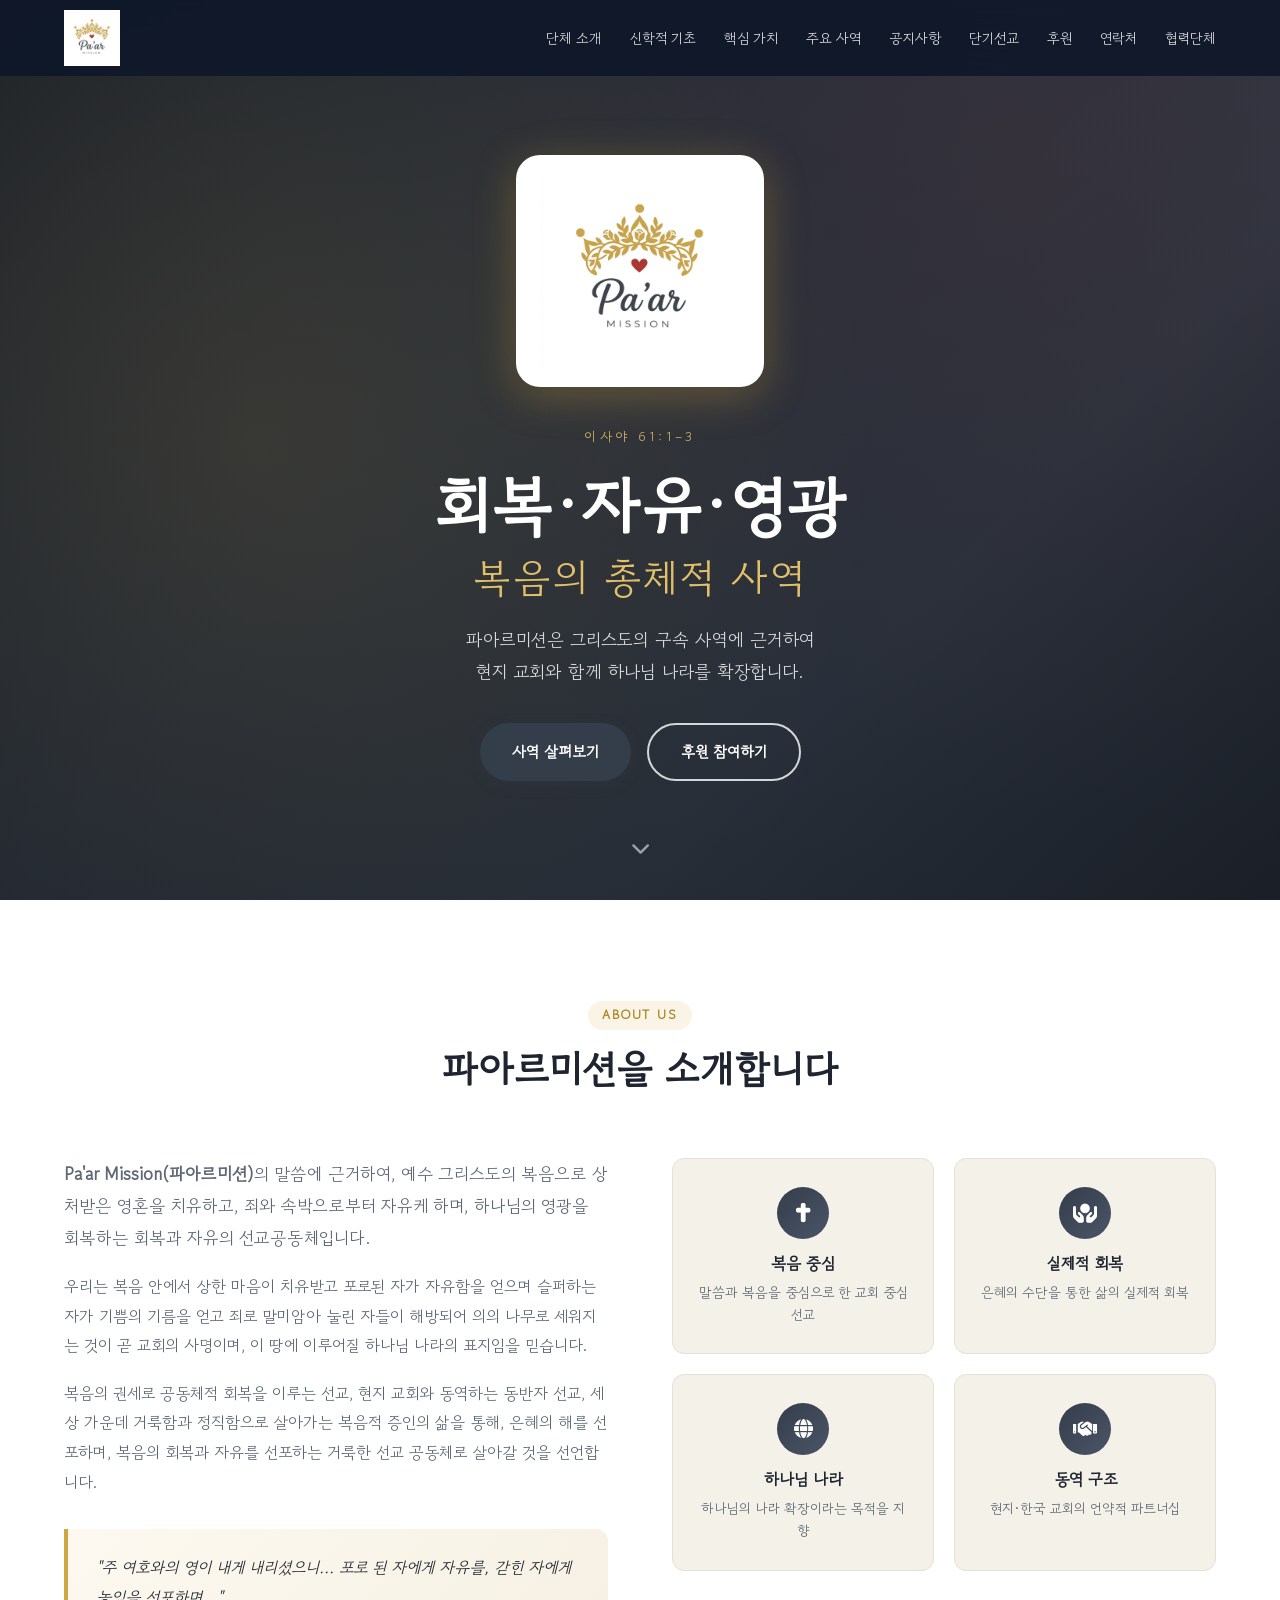
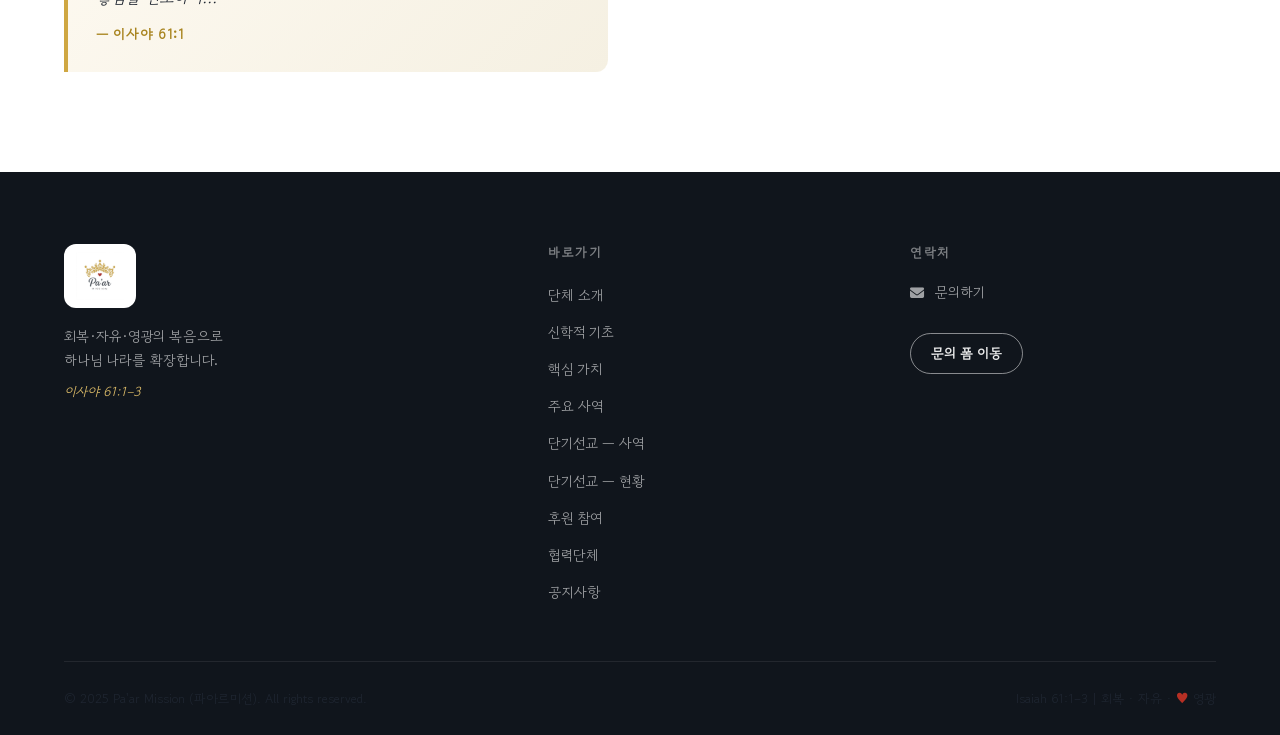
<file: index.html>
<!DOCTYPE html>
<html lang="ko">
<head>
  <meta charset="UTF-8" />
  <meta name="viewport" content="width=device-width, initial-scale=1.0" />
  <title>Pa'ar Mission | 파아르미션</title>
  <meta name="description" content="파아르미션은 이사야 61:1-3에 근거하여 회복·자유·영광의 복음을 땅 끝까지 전하는 선교 단체입니다." />
  <meta name="naver-site-verification" content="e5d4962c1d15bbba4c31b5d806d3264cde7ea6f9" />
  <link rel="canonical" href="https://paarmission.org/" />
  <!-- Open Graph -->
  <meta property="og:type" content="website" />
  <meta property="og:url" content="https://paarmission.org/" />
  <meta property="og:title" content="Pa'ar Mission | 파아르미션" />
  <meta property="og:description" content="파아르미션은 이사야 61:1-3에 근거하여 회복·자유·영광의 복음을 땅 끝까지 전하는 선교 단체입니다." />
  <meta property="og:locale" content="ko_KR" />
  <!-- Twitter Card -->
  <meta name="twitter:card" content="summary" />
  <meta name="twitter:title" content="Pa'ar Mission | 파아르미션" />
  <meta name="twitter:description" content="파아르미션은 이사야 61:1-3에 근거하여 회복·자유·영광의 복음을 땅 끝까지 전하는 선교 단체입니다." />
  <!-- JSON-LD 구조화 데이터 -->
  <script type="application/ld+json">
  {
    "@context": "https://schema.org",
    "@type": "Organization",
    "name": "Pa'ar Mission",
    "alternateName": "파아르미션",
    "url": "https://paarmission.org",
    "description": "파아르미션은 이사야 61:1-3에 근거하여 회복·자유·영광의 복음을 땅 끝까지 전하는 선교 단체입니다.",
    "sameAs": ["https://paarmission.org"],
    "inLanguage": "ko"
  }
  </script>
  <link href="https://fonts.googleapis.com/css2?family=Gowun+Dodum&family=Playfair+Display:wght@400;500;600;700&display=swap" rel="stylesheet" />
  <link href="https://fonts.googleapis.com/css2?family=Dancing+Script:wght@700&display=swap" rel="stylesheet" />
  <link rel="stylesheet" href="https://cdn.jsdelivr.net/npm/@fortawesome/fontawesome-free@6.4.0/css/all.min.css" />
  <link rel="stylesheet" href="https://cdn.jsdelivr.net/npm/aos@2.3.4/dist/aos.css" />
  <link rel="stylesheet" href="css/style.css" />
</head>
<body>

  <!-- ============ NAVIGATION ============ -->
  <header id="navbar" class="navbar">
    <div class="container nav-inner">
      <a href="index.html" aria-label="Pa'ar Mission 홈으로">
        <img src="images/logo.png" alt="Pa'ar Mission 로고" class="logo-img" />
      </a>
      <button class="hamburger" id="hamburger" aria-label="메뉴 열기">
        <span></span><span></span><span></span>
      </button>
      <nav class="nav-menu" id="navMenu">
        <ul>
          <li><a href="index.html" class="active">단체 소개</a></li>
          <li><a href="foundation.html">신학적 기초</a></li>
          <li><a href="values.html">핵심 가치</a></li>
          <li><a href="projects.html">주요 사역</a></li>
          <li><a href="notice.html" class="nav-notice-link">공지사항</a></li>
          <li><a href="mission.html">단기선교</a></li>
          <li><a href="support.html">후원</a></li>
          <li><a href="contact.html">연락처</a></li>
          <li><a href="partners.html">협력단체</a></li>
        </ul>
      </nav>
    </div>
  </header>

  <!-- ============ HERO ============ -->
  <section id="hero" class="hero">
    <div class="hero-bg"></div>
    <div class="hero-overlay"></div>
    <div class="container hero-content" data-aos="fade-up" data-aos-duration="1200">
      <div class="hero-logo-wrap">
        <img src="images/logo.png" alt="Pa'ar Mission 로고" class="hero-logo" />
      </div>
      <p class="hero-verse">이사야 61:1–3</p>
      <h1 class="hero-title">
        회복·자유·영광<br />
        <span>복음의 총체적 사역</span>
      </h1>
      <p class="hero-subtitle">
        파아르미션은 그리스도의 구속 사역에 근거하여<br class="br-md" />
        현지 교회와 함께 하나님 나라를 확장합니다.
      </p>
      <div class="hero-cta">
        <a href="projects.html" class="btn btn-primary">사역 살펴보기</a>
        <a href="support.html" class="btn btn-outline">후원 참여하기</a>
      </div>
    </div>
    <a href="#about" class="hero-scroll-hint">
      <i class="fa-solid fa-chevron-down"></i>
    </a>
  </section>

  <!-- ============ ABOUT ============ -->
  <section id="about" class="section about">
    <div class="container">
      <div class="section-header" data-aos="fade-up">
        <span class="section-tag">About Us</span>
        <h2 class="section-title">파아르미션을 소개합니다</h2>
      </div>
      <div class="about-grid">
        <div class="about-text" data-aos="fade-right">
          <p class="about-lead">
            <strong>Pa'ar Mission(파아르미션)</strong>의 말씀에 근거하여, 예수 그리스도의 복음으로 상처받은 영혼을 치유하고, 죄와 속박으로부터 자유케 하며, 하나님의 영광을 회복하는 회복과 자유의 선교공동체입니다.
          </p>
          <p>
            우리는 복음 안에서
            상한 마음이 치유받고
            포로된 자가 자유함을 얻으며
            슬퍼하는 자가 기쁨의 기름을 얻고
            죄로 말미암아 눌린 자들이 해방되어
            의의 나무로 세워지는 것이
            곧 교회의 사명이며,
            이 땅에 이루어질 하나님 나라의 표지임을 믿습니다.
          </p>
          <p>
            복음의 권세로 공동체적 회복을 이루는 선교, 현지 교회와 동역하는 동반자 선교, 세상 가운데 거룩함과 정직함으로 살아가는 복음적 증인의 삶을 통해, 은혜의 해를 선포하며, 복음의 회복과 자유를 선포하는 거룩한 선교 공동체로 살아갈 것을 선언합니다.
          </p>
          <div class="about-verse">
            <blockquote>
              "주 여호와의 영이 내게 내리셨으니... 포로 된 자에게 자유를,
              갇힌 자에게 놓임을 선포하며..."
              <cite>— 이사야 61:1</cite>
            </blockquote>
          </div>
        </div>
        <div class="about-cards" data-aos="fade-left">
          <div class="about-card">
            <div class="about-card-icon"><i class="fa-solid fa-cross"></i></div>
            <h3>복음 중심</h3>
            <p>말씀과 복음을 중심으로 한 교회 중심 선교</p>
          </div>
          <div class="about-card">
            <div class="about-card-icon"><i class="fa-solid fa-hands-holding-circle"></i></div>
            <h3>실제적 회복</h3>
            <p>은혜의 수단을 통한 삶의 실제적 회복</p>
          </div>
          <div class="about-card">
            <div class="about-card-icon"><i class="fa-solid fa-globe"></i></div>
            <h3>하나님 나라</h3>
            <p>하나님의 나라 확장이라는 목적을 지향</p>
          </div>
          <div class="about-card">
            <div class="about-card-icon"><i class="fa-solid fa-handshake"></i></div>
            <h3>동역 구조</h3>
            <p>현지·한국 교회의 언약적 파트너십</p>
          </div>
        </div>
      </div>

    </div>
  </section>

  <!-- ============ FOOTER ============ -->
  <footer class="footer">
    <div class="container">
      <div class="footer-inner">
        <div class="footer-brand">
          <a href="index.html" aria-label="Pa'ar Mission 홈으로">
            <img src="images/logo.png" alt="Pa'ar Mission 로고" class="footer-logo-img" />
          </a>
          <p>회복·자유·영광의 복음으로<br />하나님 나라를 확장합니다.</p>
          <p class="footer-verse">이사야 61:1–3</p>
        </div>
        <div class="footer-links">
          <h4>바로가기</h4>
          <ul>
            <li><a href="index.html">단체 소개</a></li>
            <li><a href="foundation.html">신학적 기초</a></li>
            <li><a href="values.html">핵심 가치</a></li>
            <li><a href="projects.html">주요 사역</a></li>
            <li><a href="mission.html">단기선교 — 사역</a></li>
            <li><a href="mission-status.html">단기선교 — 현황</a></li>
            <li><a href="support.html">후원 참여</a></li>
            <li><a href="partners.html">협력단체</a></li>
            <li><a href="notice.html">공지사항</a></li>
          </ul>
        </div>
        <div class="footer-contact">
          <h4>연락처</h4>
          <p><i class="fa-solid fa-envelope"></i> 문의하기</p>
          <a href="contact.html" class="btn btn-outline-light-sm">문의 폼 이동</a>
        </div>
      </div>
      <div class="footer-bottom">
        <p>© 2025 Pa'ar Mission (파아르미션). All rights reserved.</p>
        <p>Isaiah 61:1–3 | 회복 · 자유 · <span class="footer-heart">♥</span> 영광</p>
      </div>
    </div>
  </footer>

  <button class="scroll-top" id="scrollTop" aria-label="맨 위로">
    <i class="fa-solid fa-chevron-up"></i>
  </button>

  <!-- ============ NOTICE POPUP ============ -->
  <div id="notice-popup" role="dialog" aria-modal="true" aria-label="중요 공지">
    <div class="np-backdrop"></div>
    <div class="np-box">
      <div class="np-header">
        <div class="np-header-icon"><i class="fa-solid fa-circle-exclamation"></i></div>
        <div class="np-header-text">
          <p class="np-label">Important Notice</p>
          <p class="np-header-title">중요 공지사항</p>
        </div>
        <button class="np-close" aria-label="팝업 닫기"><i class="fa-solid fa-xmark"></i></button>
      </div>
      <!-- 1:1 이미지 영역 (JS에서 img 삽입) -->
      <div class="np-img-wrap"></div>
      <div class="np-body">
        <h2 class="np-title">불러오는 중...</h2>
        <p class="np-content"></p>
        <p class="np-date"></p>
      </div>
      <!-- NEW 공지 목록 (JS에서 동적 삽입) -->
      <div class="np-new-list" id="np-new-list"></div>
      <div class="np-footer">
        <button class="np-today-hide">
          <i class="fa-regular fa-eye-slash"></i> 오늘 하루 보지 않기
        </button>
        <button class="np-more-btn">
          공지사항 더 보기 <i class="fa-solid fa-arrow-right"></i>
        </button>
      </div>
    </div>
  </div>

  <script src="https://cdn.jsdelivr.net/npm/aos@2.3.4/dist/aos.js"></script>
  <script src="js/main.js"></script>
  <script src="js/notion-notice.js"></script>
</body>
</html>
</file>
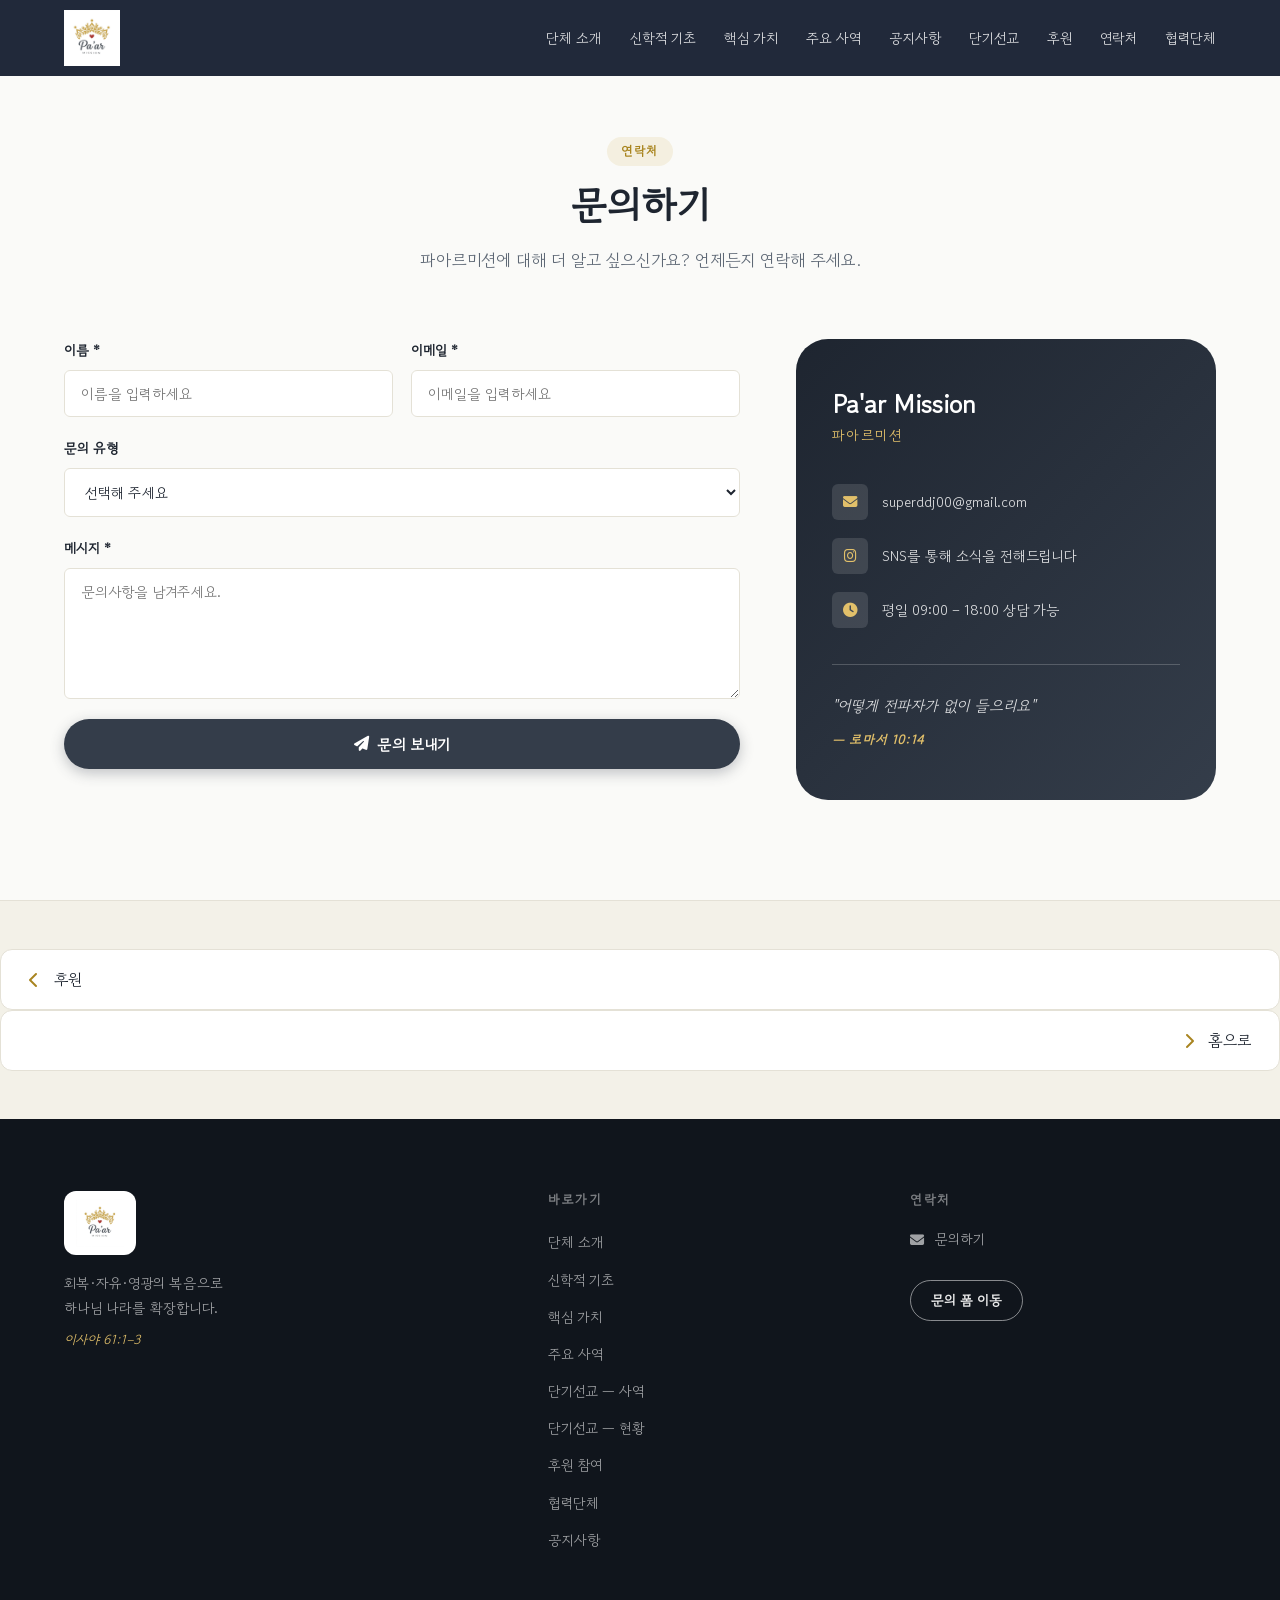
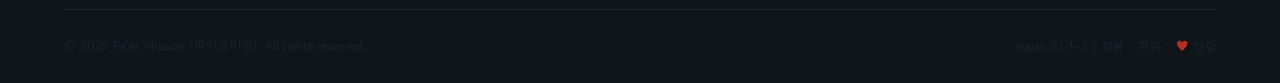
<file: contact.html>
<!DOCTYPE html>
<html lang="ko">
<head>
  <meta charset="UTF-8" />
  <meta name="viewport" content="width=device-width, initial-scale=1.0" />
  <title>연락처 | Pa'ar Mission</title>
  <meta name="description" content="파아르미션에 대해 더 알고 싶으신가요? 언제든지 연락해 주세요." />
  <link rel="canonical" href="https://paarmission.org/contact.html" />
  <meta property="og:type" content="website" />
  <meta property="og:url" content="https://paarmission.org/contact.html" />
  <meta property="og:title" content="연락처 | Pa'ar Mission" />
  <meta property="og:description" content="파아르미션에 대해 더 알고 싶으신가요? 언제든지 연락해 주세요." />
  <meta property="og:locale" content="ko_KR" />
  <link href="https://fonts.googleapis.com/css2?family=Gowun+Dodum&family=Playfair+Display:wght@400;500;600;700&display=swap" rel="stylesheet" />
  <link href="https://fonts.googleapis.com/css2?family=Dancing+Script:wght@700&display=swap" rel="stylesheet" />
  <link rel="stylesheet" href="https://cdn.jsdelivr.net/npm/@fortawesome/fontawesome-free@6.4.0/css/all.min.css" />
  <link rel="stylesheet" href="https://cdn.jsdelivr.net/npm/aos@2.3.4/dist/aos.css" />
  <link rel="stylesheet" href="css/style.css" />
</head>
<body>

  <!-- ============ NAVIGATION ============ -->
  <header id="navbar" class="navbar">
    <div class="container nav-inner">
      <a href="index.html" aria-label="Pa'ar Mission 홈으로">
        <img src="images/logo.png" alt="Pa'ar Mission 로고" class="logo-img" />
      </a>
      <button class="hamburger" id="hamburger" aria-label="메뉴 열기">
        <span></span><span></span><span></span>
      </button>
      <nav class="nav-menu" id="navMenu">
        <ul>
          <li><a href="index.html">단체 소개</a></li>
          <li><a href="foundation.html">신학적 기초</a></li>
          <li><a href="values.html">핵심 가치</a></li>
          <li><a href="projects.html">주요 사역</a></li>
          <li><a href="notice.html" class="nav-notice-link">공지사항</a></li>
          <li><a href="mission.html">단기선교</a></li>
          <li><a href="support.html">후원</a></li>
          <li><a href="contact.html" class="active">연락처</a></li>
          <li><a href="partners.html">협력단체</a></li>
        </ul>
      </nav>
    </div>
  </header>

  <!-- ============ CONTACT ============ -->
  <section id="contact" class="section contact" style="padding-top: calc(var(--nav-height) + 60px);">
    <div class="container">
      <div class="section-header" data-aos="fade-up">
        <span class="section-tag">연락처</span>
        <h2 class="section-title">문의하기</h2>
        <p class="section-desc">파아르미션에 대해 더 알고 싶으신가요? 언제든지 연락해 주세요.</p>
      </div>
      <div class="contact-grid">
        <div class="contact-form-wrap" data-aos="fade-right">
          <form class="contact-form" id="contactForm"
                action="https://formspree.io/f/mojbvoan"
                method="POST">
            <!-- Formspree 전송 후 돌아올 페이지 -->
            <input type="hidden" name="_next" value="https://paarmission.org/contact.html?sent=1" />
            <!-- 스팸 방지 허니팟 -->
            <input type="text" name="_gotcha" style="display:none" />

            <div class="form-row">
              <div class="form-group">
                <label for="name">이름 *</label>
                <input type="text" id="name" name="name" placeholder="이름을 입력하세요" required />
              </div>
              <div class="form-group">
                <label for="email">이메일 *</label>
                <input type="email" id="email" name="email" placeholder="이메일을 입력하세요" required />
              </div>
            </div>
            <div class="form-group">
              <label for="subject">문의 유형</label>
              <select id="subject" name="subject">
                <option value="">선택해 주세요</option>
                <option value="후원">후원 문의</option>
                <option value="선교">선교 파트너십</option>
                <option value="단기선교">단기 선교 참여</option>
                <option value="기도">기도 후원 등록</option>
                <option value="기도">문화사역 문의(닿길)</option>
                <option value="기타">기타 문의</option>
              </select>
            </div>
            <div class="form-group">
              <label for="message">메시지 *</label>
              <textarea id="message" name="message" rows="5" placeholder="문의사항을 남겨주세요." required></textarea>
            </div>
            <button type="submit" class="btn btn-primary btn-full">
              <i class="fa-solid fa-paper-plane"></i> 문의 보내기
            </button>
          </form>
          <div class="form-success" id="formSuccess" style="display:none;">
            <i class="fa-solid fa-circle-check"></i>
            <h4>문의가 접수되었습니다!</h4>
            <p>빠른 시일 내에 답변 드리겠습니다.</p>
          </div>
        </div>
        <div class="contact-info" data-aos="fade-left">
          <div class="contact-info-card">
            <h3>Pa'ar Mission</h3>
            <p class="contact-subtitle">파아르미션</p>
            <div class="contact-items">
              <div class="contact-item">
                <i class="fa-solid fa-envelope"></i>
                <span>superddj00@gmail.com</span>
              </div>
              <div class="contact-item">
                <i class="fa-brands fa-instagram"></i>
                <span>SNS를 통해 소식을 전해드립니다</span>
              </div>
              <div class="contact-item">
                <i class="fa-solid fa-clock"></i>
                <span>평일 09:00 – 18:00 상담 가능</span>
              </div>
            </div>
            <div class="contact-verse">
              <p>"어떻게 전파자가 없이 들으리요"</p>
              <cite>— 로마서 10:14</cite>
            </div>
          </div>
        </div>
      </div>
    </div>
  </section>

  <!-- Page Navigation -->
  <div class="page-nav-section">
    <a href="support.html" class="page-nav-btn page-nav-btn--prev">
      <i class="fa-solid fa-chevron-left"></i> 후원
    </a>
    <a href="index.html" class="page-nav-btn page-nav-btn--next">
      홈으로 <i class="fa-solid fa-chevron-right"></i>
    </a>
  </div>

  <!-- ============ FOOTER ============ -->
  <footer class="footer">
    <div class="container">
      <div class="footer-inner">
        <div class="footer-brand">
          <a href="index.html" aria-label="Pa'ar Mission 홈으로">
            <img src="images/logo.png" alt="Pa'ar Mission 로고" class="footer-logo-img" />
          </a>
          <p>회복·자유·영광의 복음으로<br />하나님 나라를 확장합니다.</p>
          <p class="footer-verse">이사야 61:1–3</p>
        </div>
        <div class="footer-links">
          <h4>바로가기</h4>
          <ul>
            <li><a href="index.html">단체 소개</a></li>
            <li><a href="foundation.html">신학적 기초</a></li>
            <li><a href="values.html">핵심 가치</a></li>
            <li><a href="projects.html">주요 사역</a></li>
            <li><a href="mission.html">단기선교 — 사역</a></li>
            <li><a href="mission-status.html">단기선교 — 현황</a></li>
            <li><a href="support.html">후원 참여</a></li>
            <li><a href="partners.html">협력단체</a></li>
            <li><a href="notice.html">공지사항</a></li>
          </ul>
        </div>
        <div class="footer-contact">
          <h4>연락처</h4>
          <p><i class="fa-solid fa-envelope"></i> 문의하기</p>
          <a href="contact.html" class="btn btn-outline-light-sm">문의 폼 이동</a>
        </div>
      </div>
      <div class="footer-bottom">
        <p>© 2025 Pa'ar Mission (파아르미션). All rights reserved.</p>
        <p>Isaiah 61:1–3 | 회복 · 자유 · <span class="footer-heart">♥</span> 영광</p>
      </div>
    </div>
  </footer>

  <button class="scroll-top" id="scrollTop" aria-label="맨 위로">
    <i class="fa-solid fa-chevron-up"></i>
  </button>

  <script src="https://cdn.jsdelivr.net/npm/aos@2.3.4/dist/aos.js"></script>
  <script src="js/main.js"></script>
</body>
</html>
</file>
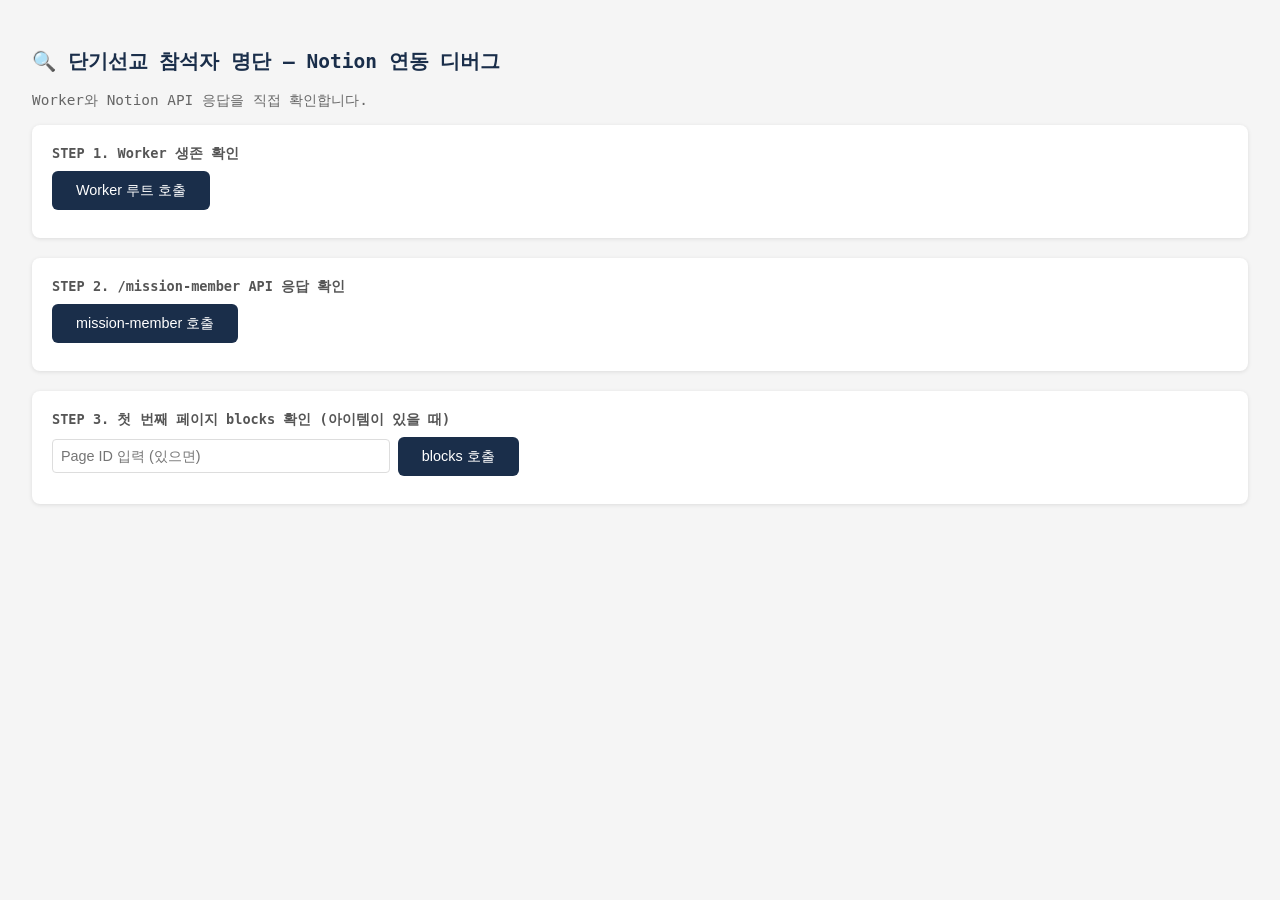
<file: debug-mission.html>
<!DOCTYPE html>
<html lang="ko">
<head>
  <meta charset="UTF-8" />
  <title>Mission Member Debug</title>
  <style>
    body { font-family: monospace; padding: 24px; background: #f5f5f5; }
    h2 { color: #1a2e4a; }
    .section { background: #fff; border-radius: 8px; padding: 20px; margin-bottom: 20px; box-shadow: 0 1px 4px rgba(0,0,0,.1); }
    .label { font-weight: bold; color: #555; font-size: .85rem; margin-bottom: 8px; }
    pre { background: #1e1e1e; color: #d4d4d4; padding: 16px; border-radius: 6px; overflow: auto; font-size: .8rem; max-height: 400px; white-space: pre-wrap; word-break: break-all; }
    .status-ok  { color: #22c55e; font-weight: bold; }
    .status-err { color: #ef4444; font-weight: bold; }
    button { padding: 10px 24px; background: #1a2e4a; color: #fff; border: none; border-radius: 6px; cursor: pointer; font-size: .9rem; margin-right: 8px; margin-bottom: 8px; }
    button:hover { background: #243d5e; }
    .badge { display: inline-block; padding: 2px 10px; border-radius: 100px; font-size: .78rem; font-weight: bold; }
    .badge-ok  { background: #dcfce7; color: #166534; }
    .badge-err { background: #fee2e2; color: #991b1b; }
    .info-row  { display: flex; gap: 12px; flex-wrap: wrap; margin-bottom: 12px; }
  </style>
</head>
<body>
  <h2>🔍 단기선교 참석자 명단 — Notion 연동 디버그</h2>
  <p style="color:#666;font-size:.9rem;">Worker와 Notion API 응답을 직접 확인합니다.</p>

  <div class="section">
    <div class="label">STEP 1. Worker 생존 확인</div>
    <button onclick="testWorker()">Worker 루트 호출</button>
    <div id="worker-result"></div>
  </div>

  <div class="section">
    <div class="label">STEP 2. /mission-member API 응답 확인</div>
    <button onclick="testMissionMember()">mission-member 호출</button>
    <div id="member-result"></div>
  </div>

  <div class="section">
    <div class="label">STEP 3. 첫 번째 페이지 blocks 확인 (아이템이 있을 때)</div>
    <input id="page-id-input" placeholder="Page ID 입력 (있으면)" style="padding:8px;border:1px solid #ddd;border-radius:4px;width:320px;font-size:.9rem;" />
    <button onclick="testBlocks()">blocks 호출</button>
    <div id="blocks-result"></div>
  </div>

  <script>
    const WORKER = 'https://dark-pine-8ced.superddj00.workers.dev';

    function renderJSON(data, el) {
      const str = JSON.stringify(data, null, 2);
      el.innerHTML = '<pre>' + str.replace(/</g,'&lt;').replace(/>/g,'&gt;') + '</pre>';
    }

    function statusBadge(ok) {
      return ok
        ? '<span class="badge badge-ok">✅ 정상</span>'
        : '<span class="badge badge-err">❌ 오류</span>';
    }

    async function testWorker() {
      const el = document.getElementById('worker-result');
      el.innerHTML = '<p style="color:#888;">불러오는 중...</p>';
      try {
        const res  = await fetch(WORKER + '/');
        const data = await res.json();
        el.innerHTML = '<div class="info-row">'
          + statusBadge(res.ok)
          + '<span class="badge" style="background:#e0f2fe;color:#0369a1;">HTTP ' + res.status + '</span>'
          + '</div>';
        renderJSON(data, el);
      } catch(e) {
        el.innerHTML = statusBadge(false) + '<pre style="color:#ef4444;">' + e.message + '</pre>';
      }
    }

    async function testMissionMember() {
      const el = document.getElementById('member-result');
      el.innerHTML = '<p style="color:#888;">불러오는 중...</p>';
      try {
        const res  = await fetch(WORKER + '/mission-member', { cache: 'no-store' });
        const data = await res.json();

        const results = data.results || [];
        const isError = data.object === 'error';

        let info = '<div class="info-row">'
          + statusBadge(res.ok && !isError)
          + '<span class="badge" style="background:#e0f2fe;color:#0369a1;">HTTP ' + res.status + '</span>';

        if (isError) {
          info += '<span class="badge badge-err">Notion API 에러: ' + (data.message || '') + '</span>';
        } else {
          info += '<span class="badge" style="background:#fef9c3;color:#854d0e;">results 수: ' + results.length + '개</span>';
        }
        info += '</div>';

        // 첫 번째 페이지 제목 미리보기
        if (results.length > 0) {
          info += '<p style="color:#22c55e;font-weight:bold;">✅ 데이터 있음!</p>';
          info += '<ul style="font-size:.85rem;color:#333;">';
          results.forEach(function(p, i) {
            const props = p.properties || {};
            let title = '(제목 없음)';
            for (const k of Object.keys(props)) {
              if (props[k].type === 'title') {
                title = props[k].title.map(t => t.plain_text).join('') || '(빈 제목)';
                break;
              }
            }
            info += '<li>[' + i + '] id: ' + p.id + ' | 제목: <strong>' + title + '</strong></li>';
          });
          info += '</ul>';

          // 첫 번째 페이지 ID를 input에 자동 입력
          document.getElementById('page-id-input').value = results[0].id.replace(/-/g, '');
        } else if (!isError) {
          info += '<p style="color:#ef4444;font-weight:bold;">⚠️ results가 비어있습니다.</p>';
          info += '<p style="font-size:.85rem;color:#666;">Notion DB에 페이지가 없거나, 통합(Integration)에 DB 접근 권한이 없을 수 있습니다.</p>';
        }

        el.innerHTML = info;

        const pre = document.createElement('div');
        renderJSON(data, pre);
        el.appendChild(pre);

      } catch(e) {
        el.innerHTML = statusBadge(false) + '<pre style="color:#ef4444;">' + e.message + '</pre>';
      }
    }

    async function testBlocks() {
      const pageId = document.getElementById('page-id-input').value.trim().replace(/-/g,'');
      if (!pageId) { alert('Page ID를 입력하세요.'); return; }
      const el = document.getElementById('blocks-result');
      el.innerHTML = '<p style="color:#888;">불러오는 중...</p>';
      try {
        const res  = await fetch(WORKER + '/mission-member-text/' + pageId, { cache: 'no-store' });
        const data = await res.json();
        const lines = data.lines || [];
        let info = '<div class="info-row">'
          + statusBadge(res.ok)
          + '<span class="badge" style="background:#fef9c3;color:#854d0e;">lines 수: ' + lines.length + '개</span>'
          + '</div>';
        if (lines.length > 0) {
          info += '<ul style="font-size:.85rem;color:#333;">';
          lines.forEach(l => { info += '<li>[' + l.type + '] ' + l.text + '</li>'; });
          info += '</ul>';
        }
        el.innerHTML = info;
        const pre = document.createElement('div');
        renderJSON(data, pre);
        el.appendChild(pre);
      } catch(e) {
        el.innerHTML = statusBadge(false) + '<pre style="color:#ef4444;">' + e.message + '</pre>';
      }
    }
  </script>
</body>
</html>
</file>
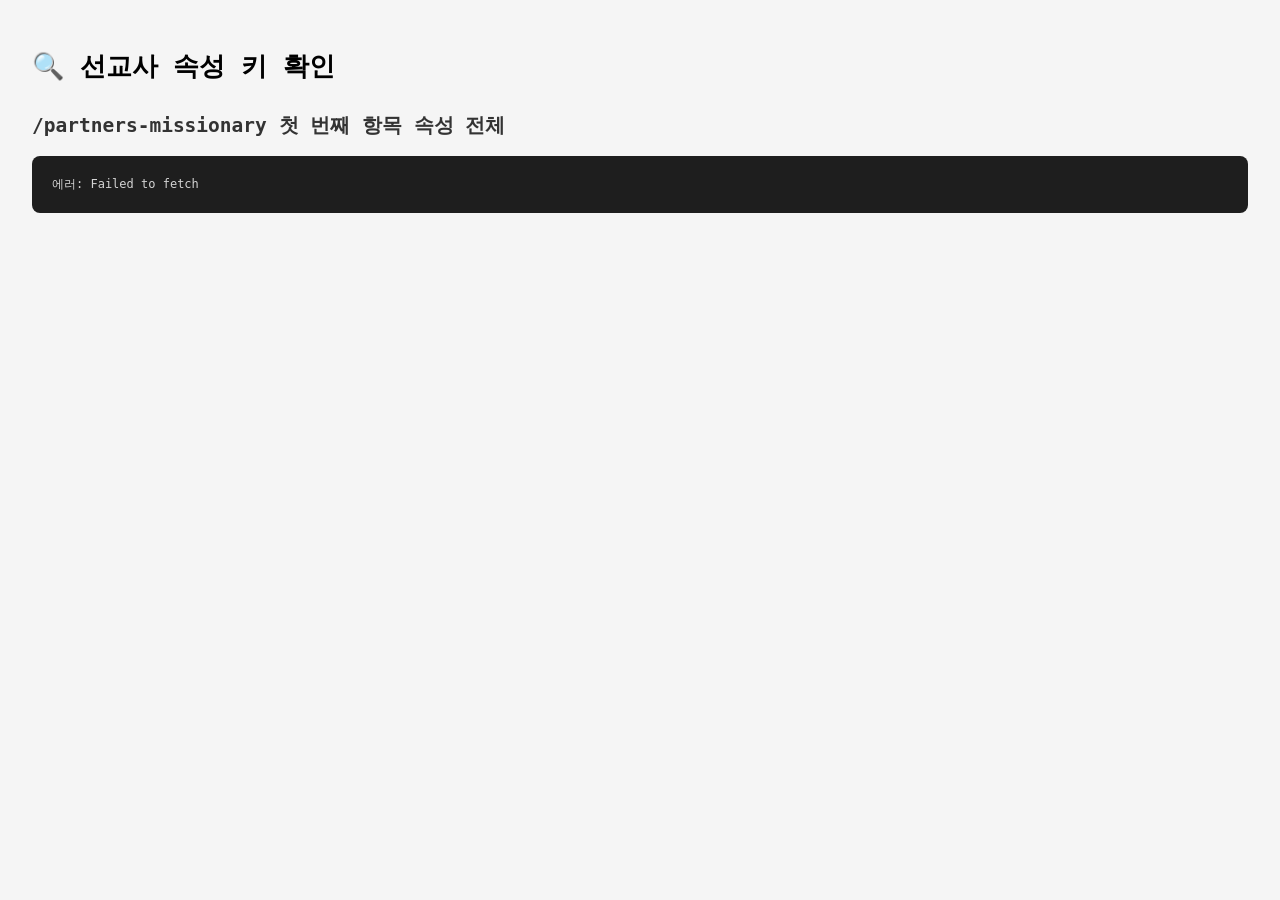
<file: debug-partners.html>
<!DOCTYPE html>
<html lang="ko">
<head>
  <meta charset="UTF-8" />
  <title>속성 키 디버그</title>
  <style>
    body { font-family: monospace; padding: 24px; background: #f5f5f5; }
    pre  { background: #1e1e1e; color: #d4d4d4; padding: 20px; border-radius: 8px;
           white-space: pre-wrap; word-break: break-all; font-size: 12px; }
    h2   { margin-top: 28px; color: #333; }
  </style>
</head>
<body>
  <h1>🔍 선교사 속성 키 확인</h1>

  <h2>/partners-missionary 첫 번째 항목 속성 전체</h2>
  <pre id="out">로딩 중...</pre>

  <script>
    fetch('https://dark-pine-8ced.superddj00.workers.dev/partners-missionary')
      .then(r => r.json())
      .then(data => {
        const pages = data.results || [];
        if (!pages.length) { document.getElementById('out').textContent = '결과 없음'; return; }

        const p = pages[0];
        // 속성 키와 타입, 값을 모두 출력
        const props = {};
        for (const [key, val] of Object.entries(p.properties)) {
          let value = '(파싱불가)';
          try {
            if (val.type === 'title')        value = val.title.map(t=>t.plain_text).join('');
            else if (val.type === 'rich_text') value = val.rich_text.map(t=>t.plain_text).join('');
            else if (val.type === 'select')    value = val.select?.name || '(비어있음)';
            else if (val.type === 'multi_select') value = val.multi_select.map(s=>s.name).join(', ') || '(비어있음)';
            else if (val.type === 'url')       value = val.url || '(비어있음)';
            else if (val.type === 'files')     value = val.files?.[0] ? '파일있음' : '(비어있음)';
            else value = '(type: ' + val.type + ')';
          } catch(e) { value = '오류: ' + e.message; }
          props[key] = { type: val.type, value };
        }

        document.getElementById('out').textContent =
          '=== 페이지 ID: ' + p.id + ' ===\n\n' +
          JSON.stringify(props, null, 2);
      })
      .catch(e => { document.getElementById('out').textContent = '에러: ' + e.message; });
  </script>
</body>
</html>
</file>
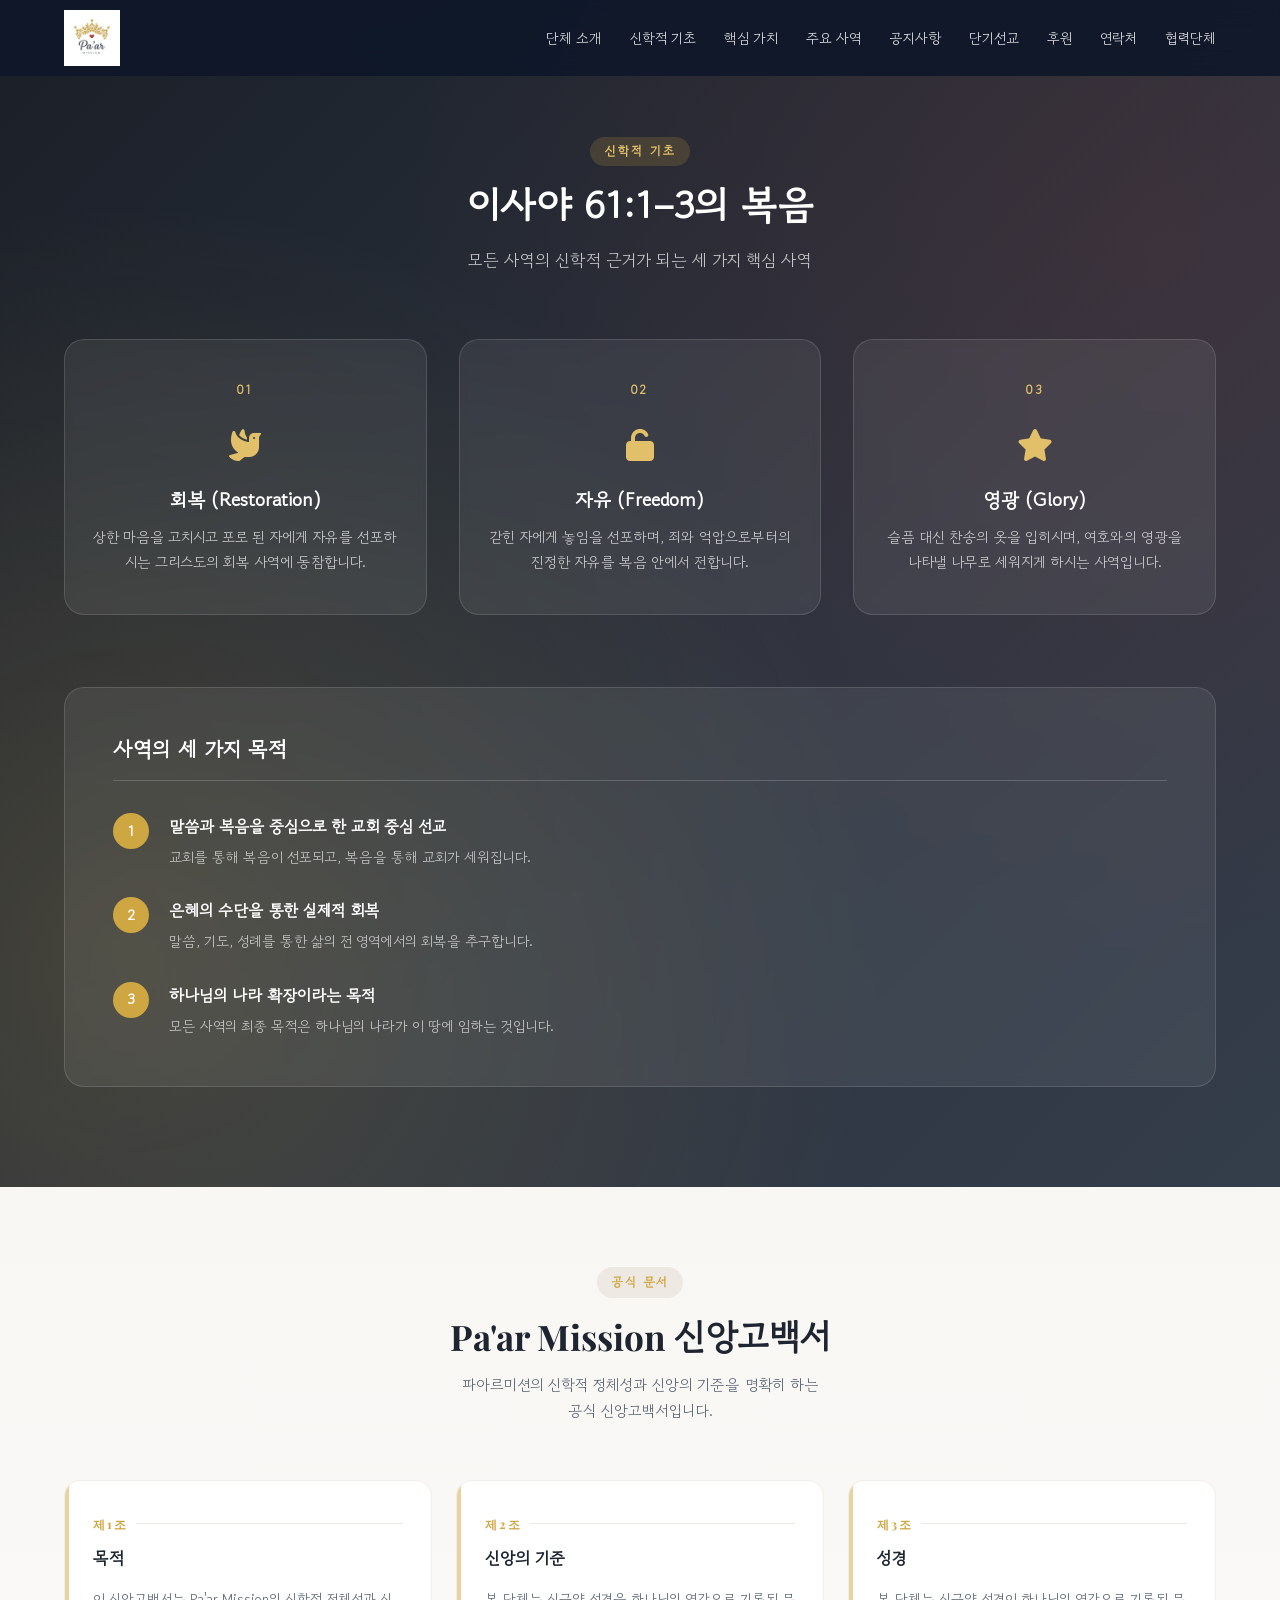
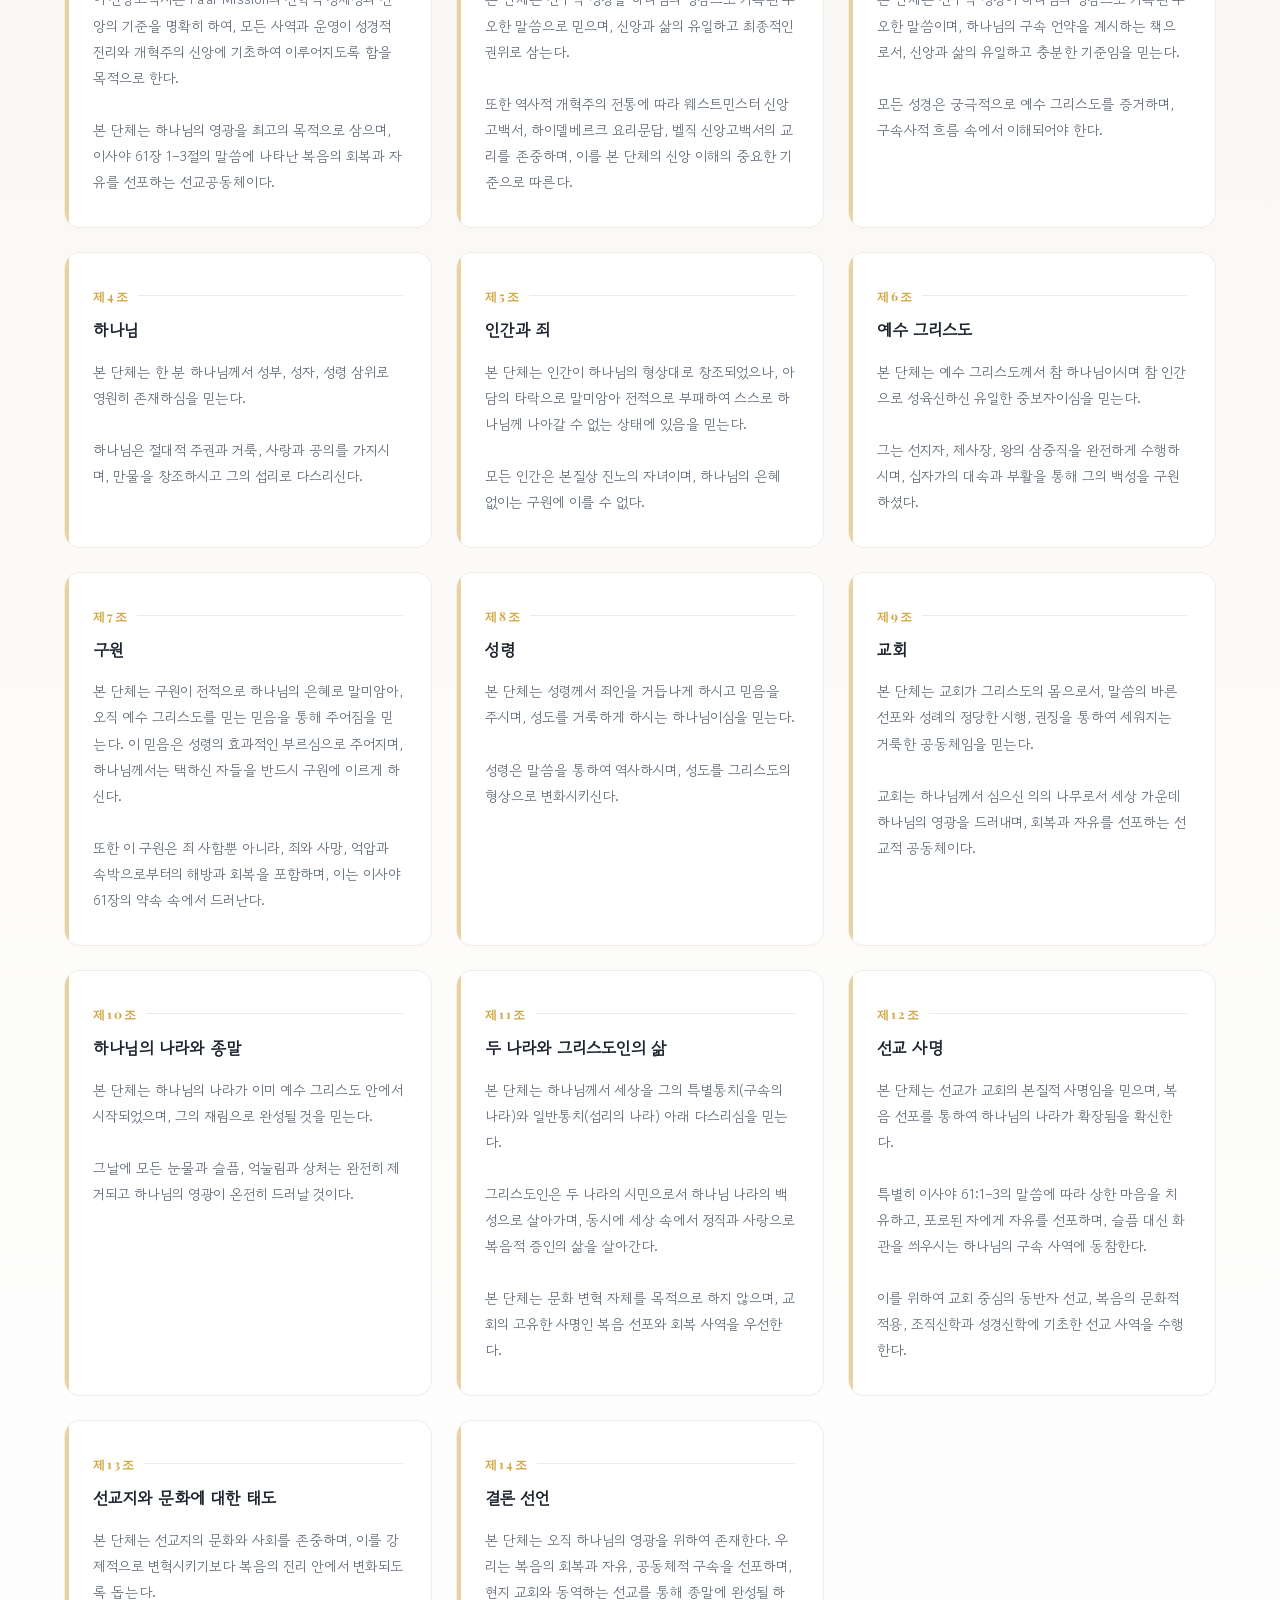
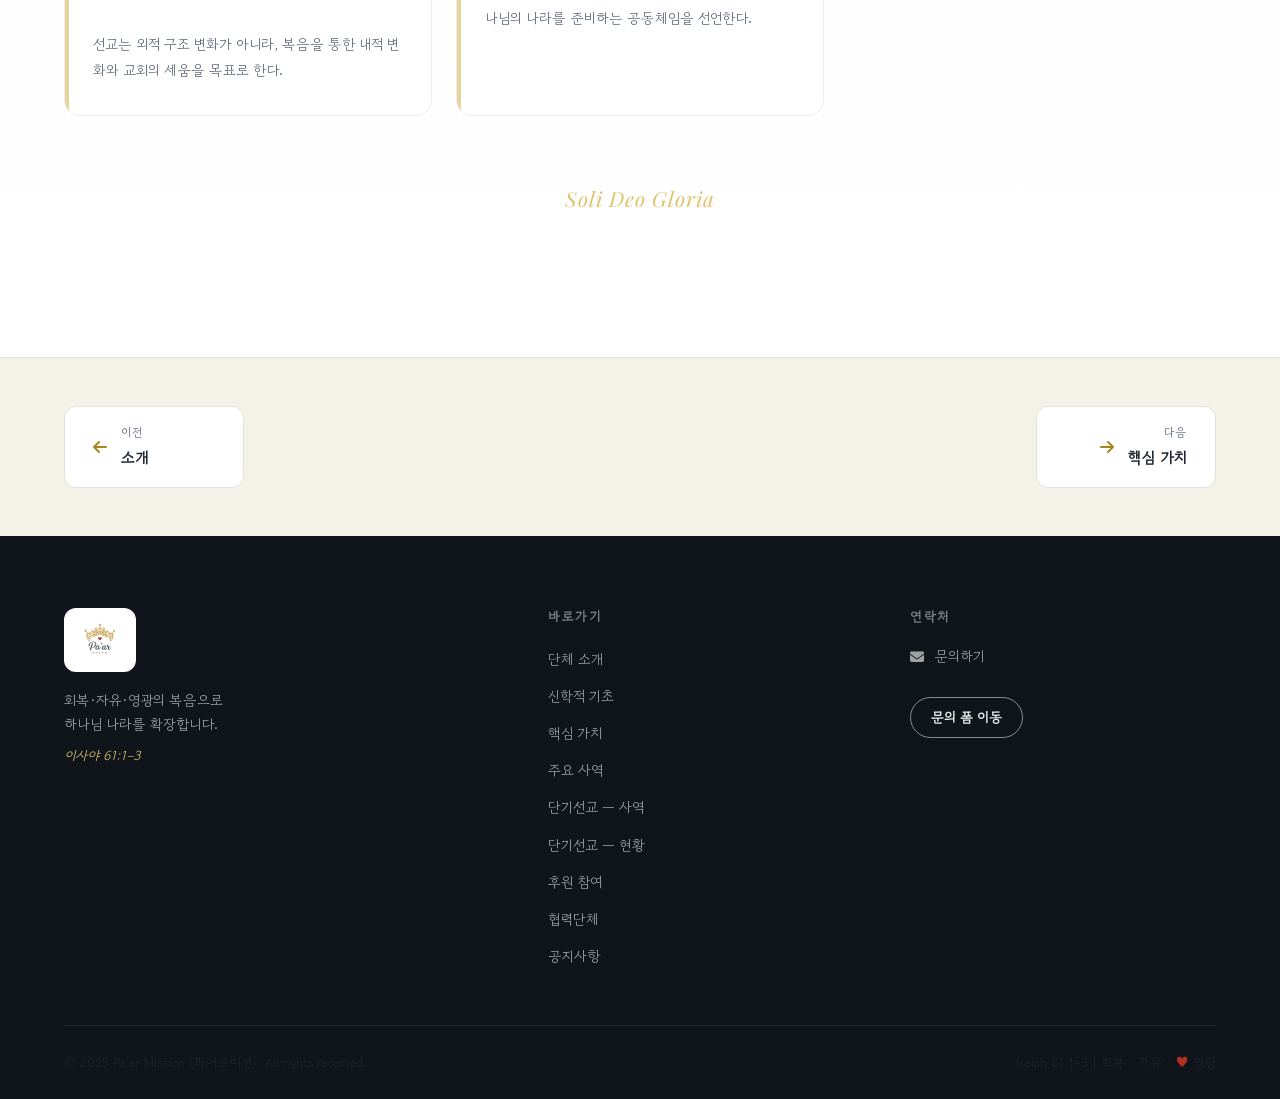
<file: foundation.html>
<!DOCTYPE html>
<html lang="ko">
<head>
  <meta charset="UTF-8" />
  <meta name="viewport" content="width=device-width, initial-scale=1.0" />
  <title>신학적 기초 | Pa'ar Mission</title>
  <meta name="description" content="파아르미션은 이사야 61:1-3에 근거하여 회복·자유·영광의 복음을 땅 끝까지 전하는 선교 단체입니다." />
  <link rel="canonical" href="https://paarmission.org/foundation.html" />
  <meta property="og:type" content="website" />
  <meta property="og:url" content="https://paarmission.org/foundation.html" />
  <meta property="og:title" content="신학적 기초 | Pa'ar Mission" />
  <meta property="og:description" content="파아르미션은 이사야 61:1-3에 근거하여 회복·자유·영광의 복음을 땅 끝까지 전하는 선교 단체입니다." />
  <meta property="og:locale" content="ko_KR" />
  <link href="https://fonts.googleapis.com/css2?family=Gowun+Dodum&family=Playfair+Display:wght@400;500;600;700&display=swap" rel="stylesheet" />
  <link rel="stylesheet" href="https://cdn.jsdelivr.net/npm/@fortawesome/fontawesome-free@6.4.0/css/all.min.css" />
  <link rel="stylesheet" href="https://cdn.jsdelivr.net/npm/aos@2.3.4/dist/aos.css" />
  <link rel="stylesheet" href="css/style.css" />
  <link href="https://fonts.googleapis.com/css2?family=Dancing+Script:wght@700&display=swap" rel="stylesheet" />
</head>
<body>

  <!-- ============ NAVIGATION ============ -->
  <header id="navbar" class="navbar">
    <div class="container nav-inner">
      <a href="index.html" aria-label="Pa'ar Mission 홈으로">
        <img src="images/logo.png" alt="Pa'ar Mission 로고" class="logo-img" />
      </a>
      <button class="hamburger" id="hamburger" aria-label="메뉴 열기">
        <span></span><span></span><span></span>
      </button>
      <nav class="nav-menu" id="navMenu">
        <ul>
          <li><a href="index.html">단체 소개</a></li>
          <li><a href="foundation.html" class="active">신학적 기초</a></li>
          <li><a href="values.html">핵심 가치</a></li>
          <li><a href="projects.html">주요 사역</a></li>
          <li><a href="notice.html" class="nav-notice-link">공지사항</a></li>
          <li><a href="mission.html">단기선교</a></li>
          <li><a href="support.html">후원</a></li>
          <li><a href="contact.html">연락처</a></li>
          <li><a href="partners.html">협력단체</a></li>
        </ul>
      </nav>
    </div>
  </header>

  <!-- ============ THEOLOGICAL FOUNDATION ============ -->
  <section id="foundation" class="section foundation" style="padding-top: calc(var(--nav-height) + 60px);">
    <div class="container">
      <div class="section-header" data-aos="fade-up">
        <span class="section-tag">신학적 기초</span>
        <h2 class="section-title">이사야 61:1–3의 복음</h2>
        <p class="section-desc">모든 사역의 신학적 근거가 되는 세 가지 핵심 사역</p>
      </div>
      <div class="foundation-pillars">
        <div class="pillar" data-aos="fade-up" data-aos-delay="100">
          <div class="pillar-number">01</div>
          <div class="pillar-icon"><i class="fa-solid fa-dove"></i></div>
          <h3>회복 (Restoration)</h3>
          <p>
            상한 마음을 고치시고 포로 된 자에게 자유를 선포하시는
            그리스도의 회복 사역에 동참합니다.
          </p>
        </div>
        <div class="pillar" data-aos="fade-up" data-aos-delay="200">
          <div class="pillar-number">02</div>
          <div class="pillar-icon"><i class="fa-solid fa-unlock"></i></div>
          <h3>자유 (Freedom)</h3>
          <p>
            갇힌 자에게 놓임을 선포하며, 죄와 억압으로부터의
            진정한 자유를 복음 안에서 전합니다.
          </p>
        </div>
        <div class="pillar" data-aos="fade-up" data-aos-delay="300">
          <div class="pillar-number">03</div>
          <div class="pillar-icon"><i class="fa-solid fa-star"></i></div>
          <h3>영광 (Glory)</h3>
          <p>
            슬픔 대신 찬송의 옷을 입히시며, 여호와의 영광을 나타낼
            나무로 세워지게 하시는 사역입니다.
          </p>
        </div>
      </div>
      <div class="foundation-principles" data-aos="fade-up">
        <h3>사역의 세 가지 목적</h3>
        <div class="principles-list">
          <div class="principle-item">
            <span class="principle-num">1</span>
            <div>
              <strong>말씀과 복음을 중심으로 한 교회 중심 선교</strong>
              <p>교회를 통해 복음이 선포되고, 복음을 통해 교회가 세워집니다.</p>
            </div>
          </div>
          <div class="principle-item">
            <span class="principle-num">2</span>
            <div>
              <strong>은혜의 수단을 통한 실제적 회복</strong>
              <p>말씀, 기도, 성례를 통한 삶의 전 영역에서의 회복을 추구합니다.</p>
            </div>
          </div>
          <div class="principle-item">
            <span class="principle-num">3</span>
            <div>
              <strong>하나님의 나라 확장이라는 목적</strong>
              <p>모든 사역의 최종 목적은 하나님의 나라가 이 땅에 임하는 것입니다.</p>
            </div>
          </div>
        </div>
      </div>
    </div>
  </section>

  <!-- ============ 신앙고백서 ============ -->
  <section class="confession-section">
    <div class="container">

      <div class="confession-header" data-aos="fade-up">
        <span class="section-tag">공식 문서</span>
        <h2>Pa'ar Mission 신앙고백서</h2>
        <p>파아르미션의 신학적 정체성과 신앙의 기준을 명확히 하는<br>공식 신앙고백서입니다.</p>
      </div>

      <div class="confession-grid">

        <!-- 제1조 -->
        <div class="confession-card" data-aos="fade-up" data-aos-delay="0">
          <div class="confession-card-num">제1조</div>
          <div class="confession-card-title">목적</div>
          <div class="confession-card-body">이 신앙고백서는 Pa'ar Mission의 신학적 정체성과 신앙의 기준을 명확히 하여, 모든 사역과 운영이 성경적 진리와 개혁주의 신앙에 기초하여 이루어지도록 함을 목적으로 한다.

본 단체는 하나님의 영광을 최고의 목적으로 삼으며, 이사야 61장 1–3절의 말씀에 나타난 복음의 회복과 자유를 선포하는 선교공동체이다.</div>
        </div>

        <!-- 제2조 -->
        <div class="confession-card" data-aos="fade-up" data-aos-delay="50">
          <div class="confession-card-num">제2조</div>
          <div class="confession-card-title">신앙의 기준</div>
          <div class="confession-card-body">본 단체는 신구약 성경을 하나님의 영감으로 기록된 무오한 말씀으로 믿으며, 신앙과 삶의 유일하고 최종적인 권위로 삼는다.

또한 역사적 개혁주의 전통에 따라 웨스트민스터 신앙고백서, 하이델베르크 요리문답, 벨직 신앙고백서의 교리를 존중하며, 이를 본 단체의 신앙 이해의 중요한 기준으로 따른다.</div>
        </div>

        <!-- 제3조 -->
        <div class="confession-card" data-aos="fade-up" data-aos-delay="100">
          <div class="confession-card-num">제3조</div>
          <div class="confession-card-title">성경</div>
          <div class="confession-card-body">본 단체는 신구약 성경이 하나님의 영감으로 기록된 무오한 말씀이며, 하나님의 구속 언약을 계시하는 책으로서, 신앙과 삶의 유일하고 충분한 기준임을 믿는다.

모든 성경은 궁극적으로 예수 그리스도를 증거하며, 구속사적 흐름 속에서 이해되어야 한다.</div>
        </div>

        <!-- 제4조 -->
        <div class="confession-card" data-aos="fade-up" data-aos-delay="0">
          <div class="confession-card-num">제4조</div>
          <div class="confession-card-title">하나님</div>
          <div class="confession-card-body">본 단체는 한 분 하나님께서 성부, 성자, 성령 삼위로 영원히 존재하심을 믿는다.

하나님은 절대적 주권과 거룩, 사랑과 공의를 가지시며, 만물을 창조하시고 그의 섭리로 다스리신다.</div>
        </div>

        <!-- 제5조 -->
        <div class="confession-card" data-aos="fade-up" data-aos-delay="50">
          <div class="confession-card-num">제5조</div>
          <div class="confession-card-title">인간과 죄</div>
          <div class="confession-card-body">본 단체는 인간이 하나님의 형상대로 창조되었으나, 아담의 타락으로 말미암아 전적으로 부패하여 스스로 하나님께 나아갈 수 없는 상태에 있음을 믿는다.

모든 인간은 본질상 진노의 자녀이며, 하나님의 은혜 없이는 구원에 이를 수 없다.</div>
        </div>

        <!-- 제6조 -->
        <div class="confession-card" data-aos="fade-up" data-aos-delay="100">
          <div class="confession-card-num">제6조</div>
          <div class="confession-card-title">예수 그리스도</div>
          <div class="confession-card-body">본 단체는 예수 그리스도께서 참 하나님이시며 참 인간으로 성육신하신 유일한 중보자이심을 믿는다.

그는 선지자, 제사장, 왕의 삼중직을 완전하게 수행하시며, 십자가의 대속과 부활을 통해 그의 백성을 구원하셨다.</div>
        </div>

        <!-- 제7조 -->
        <div class="confession-card" data-aos="fade-up" data-aos-delay="0">
          <div class="confession-card-num">제7조</div>
          <div class="confession-card-title">구원</div>
          <div class="confession-card-body">본 단체는 구원이 전적으로 하나님의 은혜로 말미암아, 오직 예수 그리스도를 믿는 믿음을 통해 주어짐을 믿는다. 이 믿음은 성령의 효과적인 부르심으로 주어지며, 하나님께서는 택하신 자들을 반드시 구원에 이르게 하신다.

또한 이 구원은 죄 사함뿐 아니라, 죄와 사망, 억압과 속박으로부터의 해방과 회복을 포함하며, 이는 이사야 61장의 약속 속에서 드러난다.</div>
        </div>

        <!-- 제8조 -->
        <div class="confession-card" data-aos="fade-up" data-aos-delay="50">
          <div class="confession-card-num">제8조</div>
          <div class="confession-card-title">성령</div>
          <div class="confession-card-body">본 단체는 성령께서 죄인을 거듭나게 하시고 믿음을 주시며, 성도를 거룩하게 하시는 하나님이심을 믿는다.

성령은 말씀을 통하여 역사하시며, 성도를 그리스도의 형상으로 변화시키신다.</div>
        </div>

        <!-- 제9조 -->
        <div class="confession-card" data-aos="fade-up" data-aos-delay="100">
          <div class="confession-card-num">제9조</div>
          <div class="confession-card-title">교회</div>
          <div class="confession-card-body">본 단체는 교회가 그리스도의 몸으로서, 말씀의 바른 선포와 성례의 정당한 시행, 권징을 통하여 세워지는 거룩한 공동체임을 믿는다.

교회는 하나님께서 심으신 의의 나무로서 세상 가운데 하나님의 영광을 드러내며, 회복과 자유를 선포하는 선교적 공동체이다.</div>
        </div>

        <!-- 제10조 -->
        <div class="confession-card" data-aos="fade-up" data-aos-delay="0">
          <div class="confession-card-num">제10조</div>
          <div class="confession-card-title">하나님의 나라와 종말</div>
          <div class="confession-card-body">본 단체는 하나님의 나라가 이미 예수 그리스도 안에서 시작되었으며, 그의 재림으로 완성될 것을 믿는다.

그날에 모든 눈물과 슬픔, 억눌림과 상처는 완전히 제거되고 하나님의 영광이 온전히 드러날 것이다.</div>
        </div>

        <!-- 제11조 -->
        <div class="confession-card" data-aos="fade-up" data-aos-delay="50">
          <div class="confession-card-num">제11조</div>
          <div class="confession-card-title">두 나라와 그리스도인의 삶</div>
          <div class="confession-card-body">본 단체는 하나님께서 세상을 그의 특별통치(구속의 나라)와 일반통치(섭리의 나라) 아래 다스리심을 믿는다.

그리스도인은 두 나라의 시민으로서 하나님 나라의 백성으로 살아가며, 동시에 세상 속에서 정직과 사랑으로 복음적 증인의 삶을 살아간다.

본 단체는 문화 변혁 자체를 목적으로 하지 않으며, 교회의 고유한 사명인 복음 선포와 회복 사역을 우선한다.</div>
        </div>

        <!-- 제12조 -->
        <div class="confession-card" data-aos="fade-up" data-aos-delay="100">
          <div class="confession-card-num">제12조</div>
          <div class="confession-card-title">선교 사명</div>
          <div class="confession-card-body">본 단체는 선교가 교회의 본질적 사명임을 믿으며, 복음 선포를 통하여 하나님의 나라가 확장됨을 확신한다.

특별히 이사야 61:1–3의 말씀에 따라 상한 마음을 치유하고, 포로된 자에게 자유를 선포하며, 슬픔 대신 화관을 씌우시는 하나님의 구속 사역에 동참한다.

이를 위하여 교회 중심의 동반자 선교, 복음의 문화적 적용, 조직신학과 성경신학에 기초한 선교 사역을 수행한다.</div>
        </div>

        <!-- 제13조 -->
        <div class="confession-card" data-aos="fade-up" data-aos-delay="0">
          <div class="confession-card-num">제13조</div>
          <div class="confession-card-title">선교지와 문화에 대한 태도</div>
          <div class="confession-card-body">본 단체는 선교지의 문화와 사회를 존중하며, 이를 강제적으로 변혁시키기보다 복음의 진리 안에서 변화되도록 돕는다.

선교는 외적 구조 변화가 아니라, 복음을 통한 내적 변화와 교회의 세움을 목표로 한다.</div>
        </div>

        <!-- 제14조 -->
        <div class="confession-card" data-aos="fade-up" data-aos-delay="50">
          <div class="confession-card-num">제14조</div>
          <div class="confession-card-title">결론 선언</div>
          <div class="confession-card-body">본 단체는 오직 하나님의 영광을 위하여 존재한다. 우리는 복음의 회복과 자유, 공동체적 구속을 선포하며, 현지 교회와 동역하는 선교를 통해 종말에 완성될 하나님의 나라를 준비하는 공동체임을 선언한다.</div>
        </div>

        <!-- Soli Deo Gloria -->
        <div class="confession-card confession-card--declaration" data-aos="fade-up" data-aos-delay="100">
          <span class="confession-soli">Soli Deo Gloria</span>
        </div>

      </div>
    </div>
  </section>

  <!-- ============ PAGE NAV ============ -->
  <section class="section page-nav-section">
    <div class="container">
      <div class="page-nav-row" data-aos="fade-up">
        <a href="index.html" class="page-nav-btn page-nav-btn--prev">
          <i class="fa-solid fa-arrow-left"></i>
          <span><small>이전</small>소개</span>
        </a>
        <a href="values.html" class="page-nav-btn page-nav-btn--next">
          <span><small>다음</small>핵심 가치</span>
          <i class="fa-solid fa-arrow-right"></i>
        </a>
      </div>
    </div>
  </section>

  <!-- ============ FOOTER ============ -->
  <footer class="footer">
    <div class="container">
      <div class="footer-inner">
        <div class="footer-brand">
          <a href="index.html" aria-label="Pa'ar Mission 홈으로">
            <img src="images/logo.png" alt="Pa'ar Mission 로고" class="footer-logo-img" />
          </a>
          <p>회복·자유·영광의 복음으로<br />하나님 나라를 확장합니다.</p>
          <p class="footer-verse">이사야 61:1–3</p>
        </div>
        <div class="footer-links">
          <h4>바로가기</h4>
          <ul>
            <li><a href="index.html">단체 소개</a></li>
            <li><a href="foundation.html">신학적 기초</a></li>
            <li><a href="values.html">핵심 가치</a></li>
            <li><a href="projects.html">주요 사역</a></li>
            <li><a href="mission.html">단기선교 — 사역</a></li>
            <li><a href="mission-status.html">단기선교 — 현황</a></li>
            <li><a href="support.html">후원 참여</a></li>
            <li><a href="partners.html">협력단체</a></li>
            <li><a href="notice.html">공지사항</a></li>
          </ul>
        </div>
        <div class="footer-contact">
          <h4>연락처</h4>
          <p><i class="fa-solid fa-envelope"></i> 문의하기</p>
          <a href="contact.html" class="btn btn-outline-light-sm">문의 폼 이동</a>
        </div>
      </div>
      <div class="footer-bottom">
        <p>© 2025 Pa'ar Mission (파아르미션). All rights reserved.</p>
        <p>Isaiah 61:1–3 | 회복 · 자유 · <span class="footer-heart">♥</span> 영광</p>
      </div>
    </div>
  </footer>

  <button class="scroll-top" id="scrollTop" aria-label="맨 위로">
    <i class="fa-solid fa-chevron-up"></i>
  </button>

  <script src="https://cdn.jsdelivr.net/npm/aos@2.3.4/dist/aos.js"></script>
  <script src="js/main.js"></script>
</body>
</html>
</file>
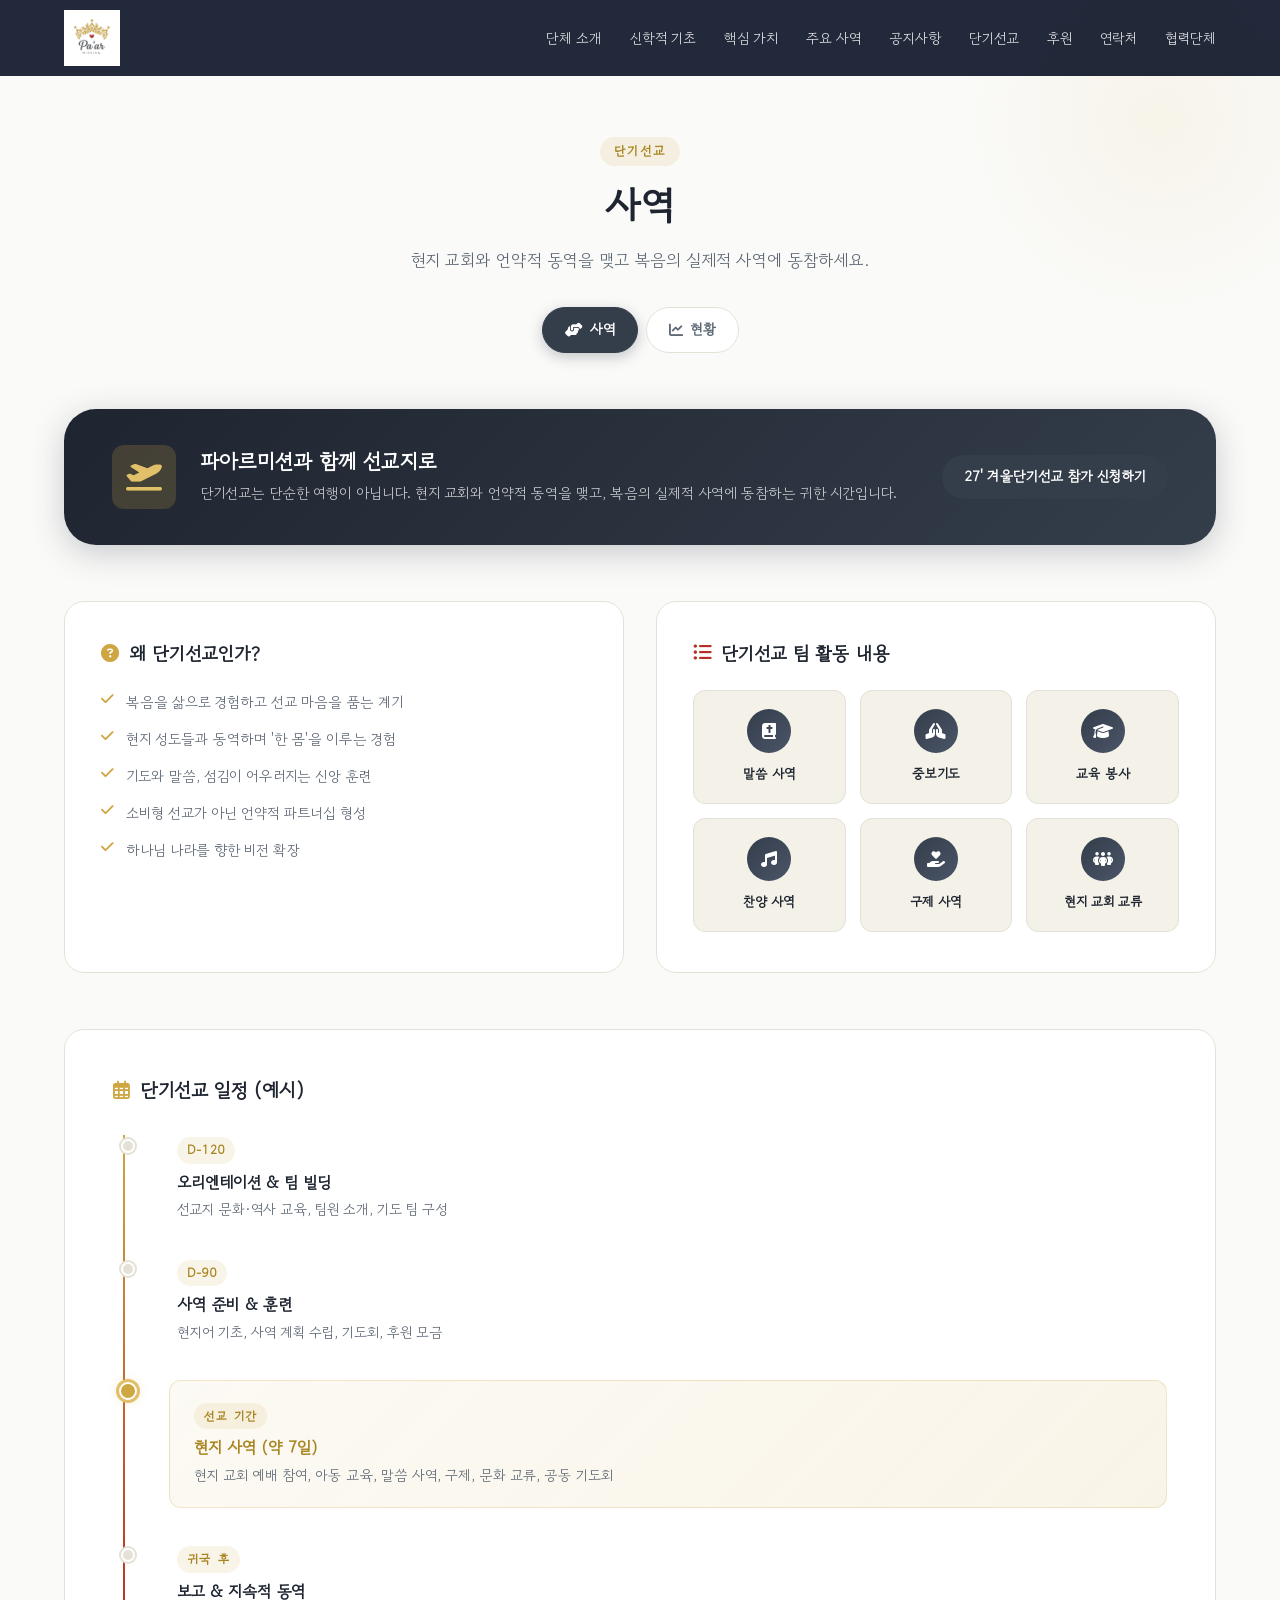
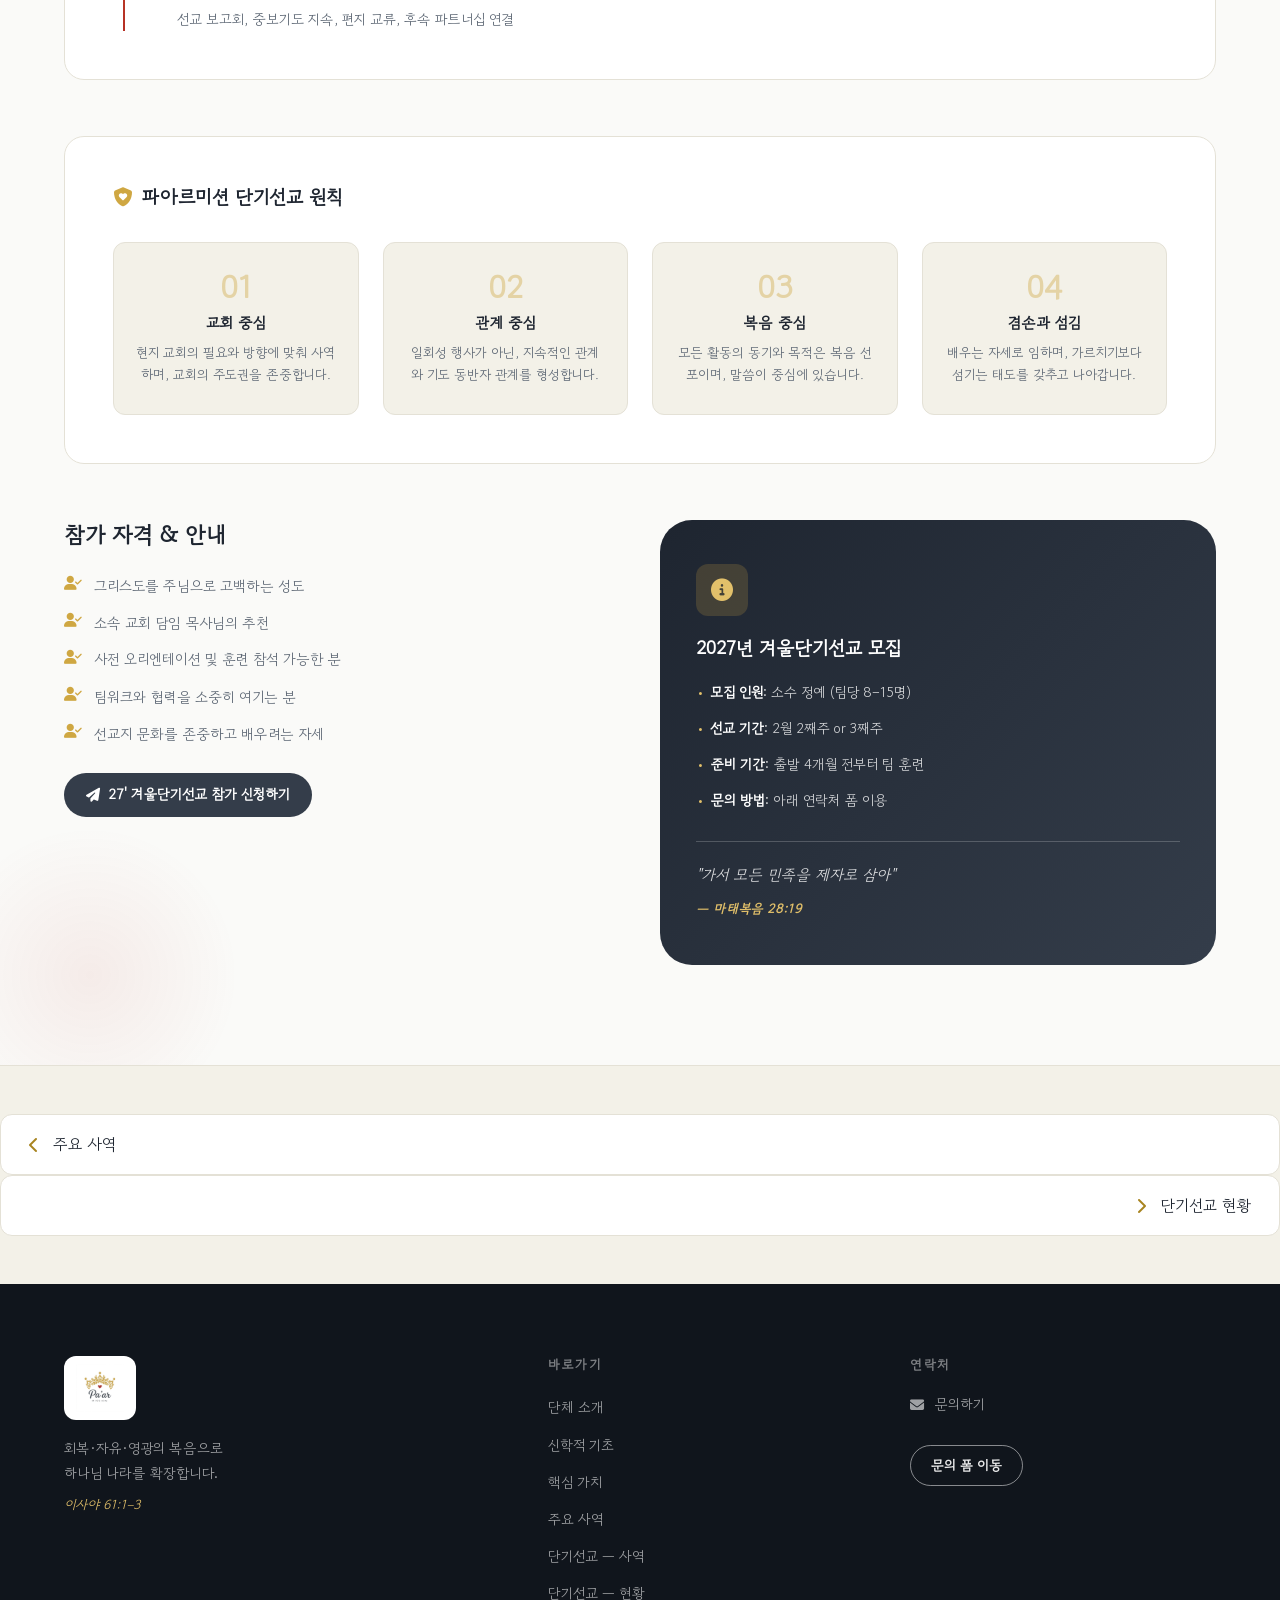
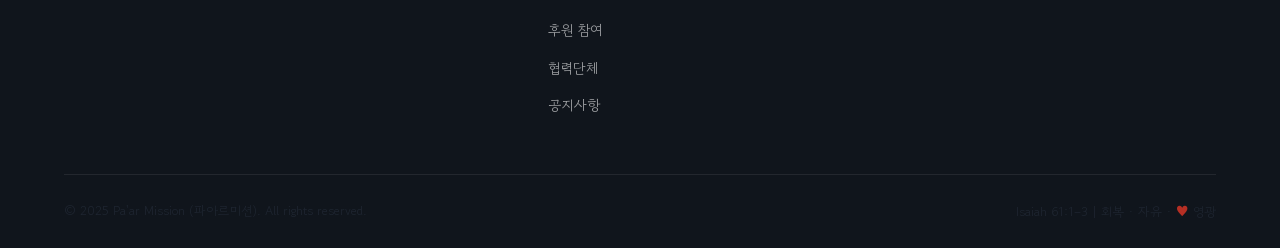
<file: mission.html>
<!DOCTYPE html>
<html lang="ko">
<head>
  <meta charset="UTF-8" />
  <meta name="viewport" content="width=device-width, initial-scale=1.0" />
  <title>단기선교 — 사역 | Pa'ar Mission</title>
  <meta name="description" content="파아르미션과 함께하는 단기선교 — 현지 교회와 언약적 동역을 맺고 복음의 실제적 사역에 동참하세요." />
  <link rel="canonical" href="https://paarmission.org/mission.html" />
  <meta property="og:type" content="website" />
  <meta property="og:url" content="https://paarmission.org/mission.html" />
  <meta property="og:title" content="단기선교 — 사역 | Pa'ar Mission" />
  <meta property="og:description" content="파아르미션과 함께하는 단기선교 — 현지 교회와 언약적 동역을 맺고 복음의 실제적 사역에 동참하세요." />
  <meta property="og:locale" content="ko_KR" />
  <link href="https://fonts.googleapis.com/css2?family=Gowun+Dodum&family=Playfair+Display:wght@400;500;600;700&display=swap" rel="stylesheet" />
  <link href="https://fonts.googleapis.com/css2?family=Dancing+Script:wght@700&display=swap" rel="stylesheet" />
  <link rel="stylesheet" href="https://cdn.jsdelivr.net/npm/@fortawesome/fontawesome-free@6.4.0/css/all.min.css" />
  <link rel="stylesheet" href="https://cdn.jsdelivr.net/npm/aos@2.3.4/dist/aos.css" />
  <link rel="stylesheet" href="css/style.css" />
</head>
<body>

  <!-- ============ NAVIGATION ============ -->
  <header id="navbar" class="navbar">
    <div class="container nav-inner">
      <a href="index.html" aria-label="Pa'ar Mission 홈으로">
        <img src="images/logo.png" alt="Pa'ar Mission 로고" class="logo-img" />
      </a>
      <button class="hamburger" id="hamburger" aria-label="메뉴 열기">
        <span></span><span></span><span></span>
      </button>
      <nav class="nav-menu" id="navMenu">
        <ul>
          <li><a href="index.html">단체 소개</a></li>
          <li><a href="foundation.html">신학적 기초</a></li>
          <li><a href="values.html">핵심 가치</a></li>
          <li><a href="projects.html">주요 사역</a></li>
          <li><a href="notice.html" class="nav-notice-link">공지사항</a></li>
          <li><a href="mission.html" class="active">단기선교</a></li>
          <li><a href="support.html">후원</a></li>
          <li><a href="contact.html">연락처</a></li>
          <li><a href="partners.html">협력단체</a></li>
        </ul>
      </nav>
    </div>
  </header>

  <!-- ============ 단기선교 사역 ============ -->
  <section id="short-mission" class="section short-mission" style="padding-top: calc(var(--nav-height) + 60px);">
    <div class="container">

      <!-- 페이지 헤더 -->
      <div class="section-header" style="margin-bottom: 32px;" data-aos="fade-up">
        <span class="section-tag">단기선교</span>
        <h2 class="section-title">사역</h2>
        <p class="section-desc">현지 교회와 언약적 동역을 맺고 복음의 실제적 사역에 동참하세요.</p>
      </div>

      <!-- 서브 탭 네비게이션 (사역 / 현황) -->
      <div class="mission-subnav" data-aos="fade-up" data-aos-delay="80">
        <a href="mission.html" class="mission-subnav-btn active">
          <i class="fa-solid fa-hands-helping"></i> 사역
        </a>
        <a href="mission-status.html" class="mission-subnav-btn">
          <i class="fa-solid fa-chart-line"></i> 현황
        </a>
      </div>

      <!-- Mission Overview Banner -->
      <div class="sm-banner" data-aos="fade-up">
        <div class="sm-banner-content">
          <div class="sm-banner-icon"><i class="fa-solid fa-plane-departure"></i></div>
          <div>
            <h3>파아르미션과 함께 선교지로</h3>
            <p>단기선교는 단순한 여행이 아닙니다. 현지 교회와 언약적 동역을 맺고, 복음의 실제적 사역에 동참하는 귀한 시간입니다.</p>
          </div>
        </div>
        <a href="https://tally.so/r/1ApAkb" class="btn btn-primary-sm">27' 겨울단기선교 참가 신청하기</a>
      </div>

      <!-- What & Why Grid -->
      <div class="sm-whywhat" data-aos="fade-up">
        <div class="sm-why">
          <h3><i class="fa-solid fa-circle-question"></i> 왜 단기선교인가?</h3>
          <ul class="sm-list">
            <li><i class="fa-solid fa-check"></i> 복음을 삶으로 경험하고 선교 마음을 품는 계기</li>
            <li><i class="fa-solid fa-check"></i> 현지 성도들과 동역하며 '한 몸'을 이루는 경험</li>
            <li><i class="fa-solid fa-check"></i> 기도와 말씀, 섬김이 어우러지는 신앙 훈련</li>
            <li><i class="fa-solid fa-check"></i> 소비형 선교가 아닌 언약적 파트너십 형성</li>
            <li><i class="fa-solid fa-check"></i> 하나님 나라를 향한 비전 확장</li>
          </ul>
        </div>
        <div class="sm-what">
          <h3><i class="fa-solid fa-list-ul"></i> 단기선교 팀 활동 내용</h3>
          <div class="sm-activity-grid">
            <div class="sm-activity">
              <div class="sm-activity-icon"><i class="fa-solid fa-bible"></i></div>
              <span>말씀 사역</span>
            </div>
            <div class="sm-activity">
              <div class="sm-activity-icon"><i class="fa-solid fa-hands-praying"></i></div>
              <span>중보기도</span>
            </div>
            <div class="sm-activity">
              <div class="sm-activity-icon"><i class="fa-solid fa-graduation-cap"></i></div>
              <span>교육 봉사</span>
            </div>
            <div class="sm-activity">
              <div class="sm-activity-icon"><i class="fa-solid fa-music"></i></div>
              <span>찬양 사역</span>
            </div>
            <div class="sm-activity">
              <div class="sm-activity-icon"><i class="fa-solid fa-hand-holding-heart"></i></div>
              <span>구제 사역</span>
            </div>
            <div class="sm-activity">
              <div class="sm-activity-icon"><i class="fa-solid fa-people-group"></i></div>
              <span>현지 교회 교류</span>
            </div>
          </div>
        </div>
      </div>

      <!-- Schedule Timeline -->
      <div class="sm-schedule" data-aos="fade-up">
        <h3 class="sm-section-title"><i class="fa-regular fa-calendar-days"></i> 단기선교 일정 (예시)</h3>
        <div class="sm-timeline">
          <div class="sm-timeline-item">
            <div class="sm-timeline-dot"></div>
            <div class="sm-timeline-content">
              <span class="sm-day">D-120</span>
              <h4>오리엔테이션 &amp; 팀 빌딩</h4>
              <p>선교지 문화·역사 교육, 팀원 소개, 기도 팀 구성</p>
            </div>
          </div>
          <div class="sm-timeline-item">
            <div class="sm-timeline-dot"></div>
            <div class="sm-timeline-content">
              <span class="sm-day">D-90</span>
              <h4>사역 준비 &amp; 훈련</h4>
              <p>현지어 기초, 사역 계획 수립, 기도회, 후원 모금</p>
            </div>
          </div>
          <div class="sm-timeline-item">
            <div class="sm-timeline-dot active"></div>
            <div class="sm-timeline-content highlight">
              <span class="sm-day">선교 기간</span>
              <h4>현지 사역 (약 7일)</h4>
              <p>현지 교회 예배 참여, 아동 교육, 말씀 사역, 구제, 문화 교류, 공동 기도회</p>
            </div>
          </div>
          <div class="sm-timeline-item">
            <div class="sm-timeline-dot"></div>
            <div class="sm-timeline-content">
              <span class="sm-day">귀국 후</span>
              <h4>보고 &amp; 지속적 동역</h4>
              <p>선교 보고회, 중보기도 지속, 편지 교류, 후속 파트너십 연결</p>
            </div>
          </div>
        </div>
      </div>

      <!-- Principles -->
      <div class="sm-principles" data-aos="fade-up">
        <h3 class="sm-section-title"><i class="fa-solid fa-shield-heart"></i> 파아르미션 단기선교 원칙</h3>
        <div class="sm-principles-grid">
          <div class="sm-principle-card">
            <div class="sm-principle-num">01</div>
            <h4>교회 중심</h4>
            <p>현지 교회의 필요와 방향에 맞춰 사역하며, 교회의 주도권을 존중합니다.</p>
          </div>
          <div class="sm-principle-card">
            <div class="sm-principle-num">02</div>
            <h4>관계 중심</h4>
            <p>일회성 행사가 아닌, 지속적인 관계와 기도 동반자 관계를 형성합니다.</p>
          </div>
          <div class="sm-principle-card">
            <div class="sm-principle-num">03</div>
            <h4>복음 중심</h4>
            <p>모든 활동의 동기와 목적은 복음 선포이며, 말씀이 중심에 있습니다.</p>
          </div>
          <div class="sm-principle-card">
            <div class="sm-principle-num">04</div>
            <h4>겸손과 섬김</h4>
            <p>배우는 자세로 임하며, 가르치기보다 섬기는 태도를 갖추고 나아갑니다.</p>
          </div>
        </div>
      </div>

      <!-- Who Can Join -->
      <div class="sm-join" data-aos="fade-up">
        <div class="sm-join-inner">
          <div class="sm-join-text">
            <h3>참가 자격 &amp; 안내</h3>
            <ul class="sm-join-list">
              <li><i class="fa-solid fa-user-check"></i> 그리스도를 주님으로 고백하는 성도</li>
              <li><i class="fa-solid fa-user-check"></i> 소속 교회 담임 목사님의 추천</li>
              <li><i class="fa-solid fa-user-check"></i> 사전 오리엔테이션 및 훈련 참석 가능한 분</li>
              <li><i class="fa-solid fa-user-check"></i> 팀워크와 협력을 소중히 여기는 분</li>
              <li><i class="fa-solid fa-user-check"></i> 선교지 문화를 존중하고 배우려는 자세</li>
            </ul>
            <a href="https://tally.so/r/1ApAkb" class="btn btn-primary-sm" style="margin-top:28px;">
              <i class="fa-solid fa-paper-plane"></i> 27' 겨울단기선교 참가 신청하기
            </a>
          </div>
          <div class="sm-join-notice">
            <div class="sm-notice-card">
              <div class="sm-notice-icon"><i class="fa-solid fa-circle-info"></i></div>
              <h4>2027년 겨울단기선교 모집</h4>
              <ul>
                <li><strong>모집 인원</strong>: 소수 정예 (팀당 8–15명)</li>
                <li><strong>선교 기간</strong>: 2월 2째주 or 3째주</li>
                <li><strong>준비 기간</strong>: 출발 4개월 전부터 팀 훈련</li>
                <li><strong>문의 방법</strong>: 아래 연락처 폼 이용</li>
              </ul>
              <div class="sm-notice-verse">
                <p>"가서 모든 민족을 제자로 삼아"</p>
                <cite>— 마태복음 28:19</cite>
              </div>
            </div>
          </div>
        </div>
      </div>

    </div>
  </section>

  <!-- Page Navigation -->
  <div class="page-nav-section">
    <a href="projects.html" class="page-nav-btn page-nav-btn--prev">
      <i class="fa-solid fa-chevron-left"></i> 주요 사역
    </a>
    <a href="mission-status.html" class="page-nav-btn page-nav-btn--next">
      단기선교 현황 <i class="fa-solid fa-chevron-right"></i>
    </a>
  </div>

  <!-- ============ FOOTER ============ -->
  <footer class="footer">
    <div class="container">
      <div class="footer-inner">
        <div class="footer-brand">
          <a href="index.html" aria-label="Pa'ar Mission 홈으로">
            <img src="images/logo.png" alt="Pa'ar Mission 로고" class="footer-logo-img" />
          </a>
          <p>회복·자유·영광의 복음으로<br />하나님 나라를 확장합니다.</p>
          <p class="footer-verse">이사야 61:1–3</p>
        </div>
        <div class="footer-links">
          <h4>바로가기</h4>
          <ul>
            <li><a href="index.html">단체 소개</a></li>
            <li><a href="foundation.html">신학적 기초</a></li>
            <li><a href="values.html">핵심 가치</a></li>
            <li><a href="projects.html">주요 사역</a></li>
            <li><a href="mission.html">단기선교 — 사역</a></li>
            <li><a href="mission-status.html">단기선교 — 현황</a></li>
            <li><a href="support.html">후원 참여</a></li>
            <li><a href="partners.html">협력단체</a></li>
            <li><a href="notice.html">공지사항</a></li>
          </ul>
        </div>
        <div class="footer-contact">
          <h4>연락처</h4>
          <p><i class="fa-solid fa-envelope"></i> 문의하기</p>
          <a href="contact.html" class="btn btn-outline-light-sm">문의 폼 이동</a>
        </div>
      </div>
      <div class="footer-bottom">
        <p>© 2025 Pa'ar Mission (파아르미션). All rights reserved.</p>
        <p>Isaiah 61:1–3 | 회복 · 자유 · <span class="footer-heart">♥</span> 영광</p>
      </div>
    </div>
  </footer>

  <button class="scroll-top" id="scrollTop" aria-label="맨 위로">
    <i class="fa-solid fa-chevron-up"></i>
  </button>

  <script src="https://cdn.jsdelivr.net/npm/aos@2.3.4/dist/aos.js"></script>
  <script src="js/main.js"></script>
</body>
</html>
</file>
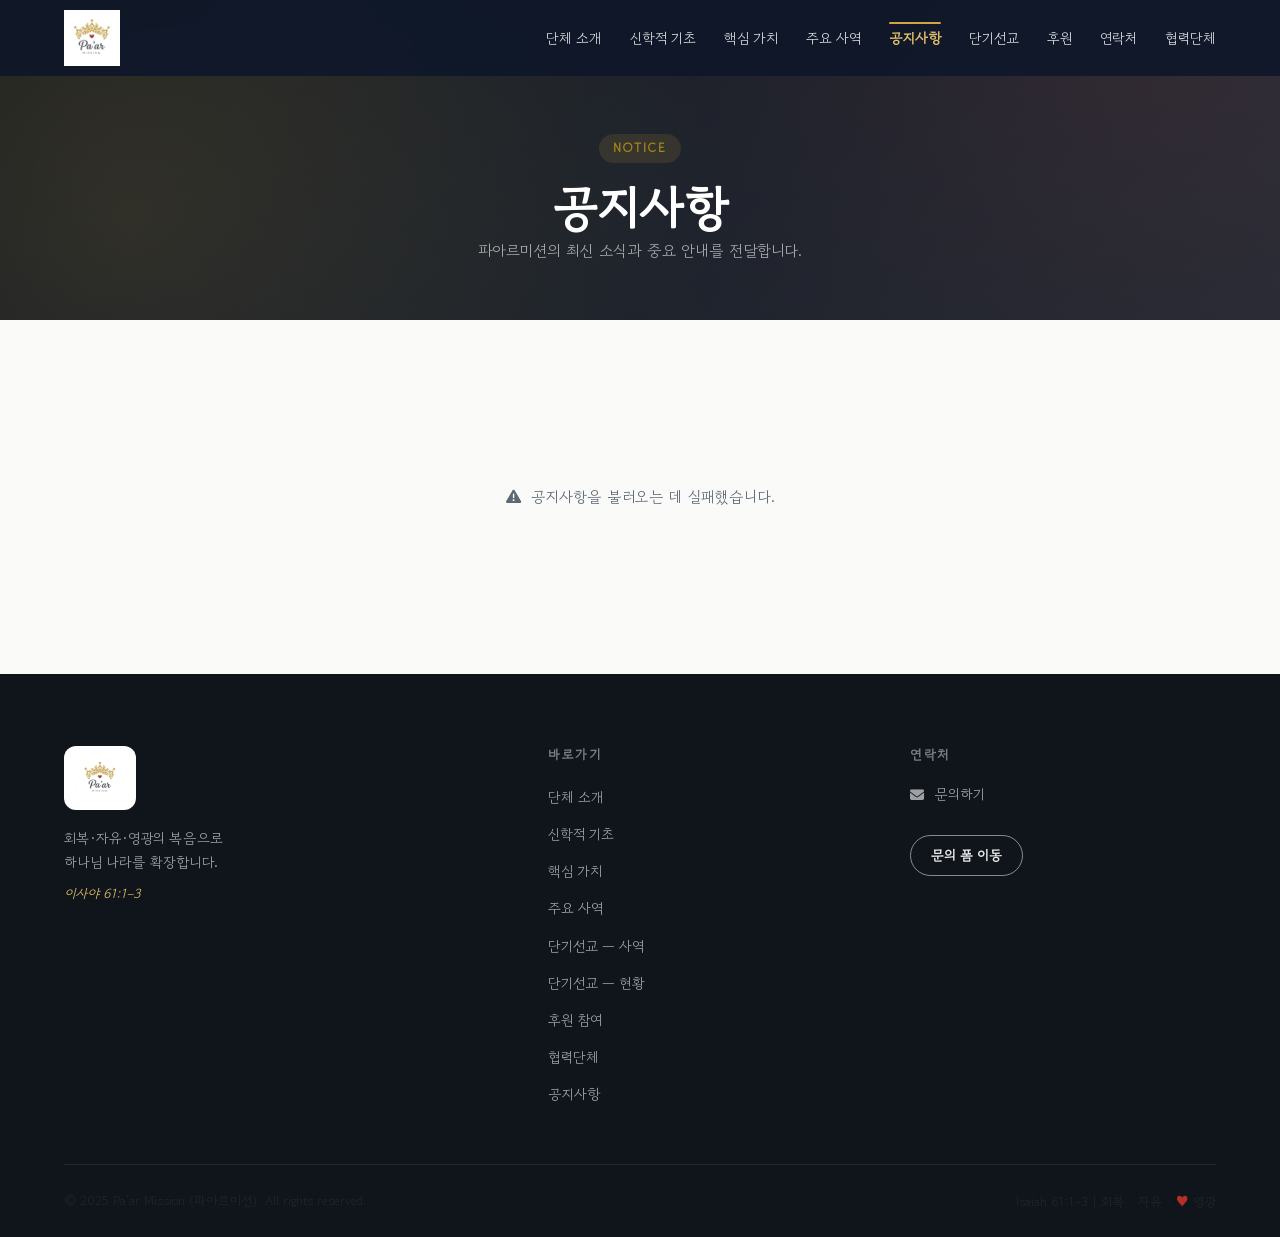
<file: notice.html>
<!DOCTYPE html>
<html lang="ko">
<head>
  <meta charset="UTF-8" />
  <meta name="viewport" content="width=device-width, initial-scale=1.0" />
  <title>공지사항 | Pa'ar Mission</title>
  <meta name="description" content="파아르미션 공지사항 게시판 — 최신 소식과 중요 안내를 확인하세요." />
  <link rel="canonical" href="https://paarmission.org/notice.html" />
  <meta property="og:type" content="website" />
  <meta property="og:url" content="https://paarmission.org/notice.html" />
  <meta property="og:title" content="공지사항 | Pa'ar Mission" />
  <meta property="og:description" content="파아르미션 공지사항 게시판 — 최신 소식과 중요 안내를 확인하세요." />
  <meta property="og:locale" content="ko_KR" />
  <link href="https://fonts.googleapis.com/css2?family=Gowun+Dodum&family=Playfair+Display:wght@400;500;600;700&display=swap" rel="stylesheet" />
  <link href="https://fonts.googleapis.com/css2?family=Dancing+Script:wght@700&display=swap" rel="stylesheet" />
  <link rel="stylesheet" href="https://cdn.jsdelivr.net/npm/@fortawesome/fontawesome-free@6.4.0/css/all.min.css" />
  <link rel="stylesheet" href="https://cdn.jsdelivr.net/npm/aos@2.3.4/dist/aos.css" />
  <link rel="stylesheet" href="css/style.css" />
</head>
<body>

  <!-- ============ NAVIGATION ============ -->
  <header id="navbar" class="navbar">
    <div class="container nav-inner">
      <a href="index.html" aria-label="Pa'ar Mission 홈으로">
        <img src="images/logo.png" alt="Pa'ar Mission 로고" class="logo-img" />
      </a>
      <button class="hamburger" id="hamburger" aria-label="메뉴 열기">
        <span></span><span></span><span></span>
      </button>
      <nav class="nav-menu" id="navMenu">
        <ul>
          <li><a href="index.html">단체 소개</a></li>
          <li><a href="foundation.html">신학적 기초</a></li>
          <li><a href="values.html">핵심 가치</a></li>
          <li><a href="projects.html">주요 사역</a></li>
          <li><a href="notice.html" class="active nav-notice-link">공지사항</a></li>
          <li><a href="mission.html">단기선교</a></li>
          <li><a href="support.html">후원</a></li>
          <li><a href="contact.html">연락처</a></li>
          <li><a href="partners.html">협력단체</a></li>
        </ul>
      </nav>
    </div>
  </header>

  <!-- ============ PAGE HERO ============ -->
  <section class="page-hero notice-hero">
    <div class="page-hero-overlay"></div>
    <div class="container page-hero-content" data-aos="fade-up">
      <span class="section-tag" style="margin-bottom:16px;">Notice</span>
      <h1 class="page-hero-title">공지사항</h1>
      <p class="page-hero-desc">
        파아르미션의 최신 소식과 중요 안내를 전달합니다.
      </p>
    </div>
  </section>

  <!-- ============ NOTICE BOARD ============ -->
  <section class="section notice-section">
    <div class="container">

      <!-- 공지 목록 -->
      <div id="notice-list" class="notice-list" aria-live="polite">
        <!-- JS로 렌더링 (스켈레톤 → 실제 카드) -->
      </div>

    </div>
  </section>

  <!-- ============ FOOTER ============ -->
  <footer class="footer">
    <div class="container">
      <div class="footer-inner">
        <div class="footer-brand">
          <a href="index.html" aria-label="Pa'ar Mission 홈으로">
            <img src="images/logo.png" alt="Pa'ar Mission 로고" class="footer-logo-img" />
          </a>
          <p>회복·자유·영광의 복음으로<br />하나님 나라를 확장합니다.</p>
          <p class="footer-verse">이사야 61:1–3</p>
        </div>
        <div class="footer-links">
          <h4>바로가기</h4>
          <ul>
            <li><a href="index.html">단체 소개</a></li>
            <li><a href="foundation.html">신학적 기초</a></li>
            <li><a href="values.html">핵심 가치</a></li>
            <li><a href="projects.html">주요 사역</a></li>
            <li><a href="mission.html">단기선교 — 사역</a></li>
            <li><a href="mission-status.html">단기선교 — 현황</a></li>
            <li><a href="support.html">후원 참여</a></li>
            <li><a href="partners.html">협력단체</a></li>
            <li><a href="notice.html">공지사항</a></li>
          </ul>
        </div>
        <div class="footer-contact">
          <h4>연락처</h4>
          <p><i class="fa-solid fa-envelope"></i> 문의하기</p>
          <a href="contact.html" class="btn btn-outline-light-sm">문의 폼 이동</a>
        </div>
      </div>
      <div class="footer-bottom">
        <p>© 2025 Pa'ar Mission (파아르미션). All rights reserved.</p>
        <p>Isaiah 61:1–3 | 회복 · 자유 · <span class="footer-heart">♥</span> 영광</p>
      </div>
    </div>
  </footer>

  <button class="scroll-top" id="scrollTop" aria-label="맨 위로">
    <i class="fa-solid fa-chevron-up"></i>
  </button>

  <script src="https://cdn.jsdelivr.net/npm/aos@2.3.4/dist/aos.js"></script>
  <script src="js/main.js"></script>
  <script src="js/notion-notice.js"></script>


</body>
</html>
</file>
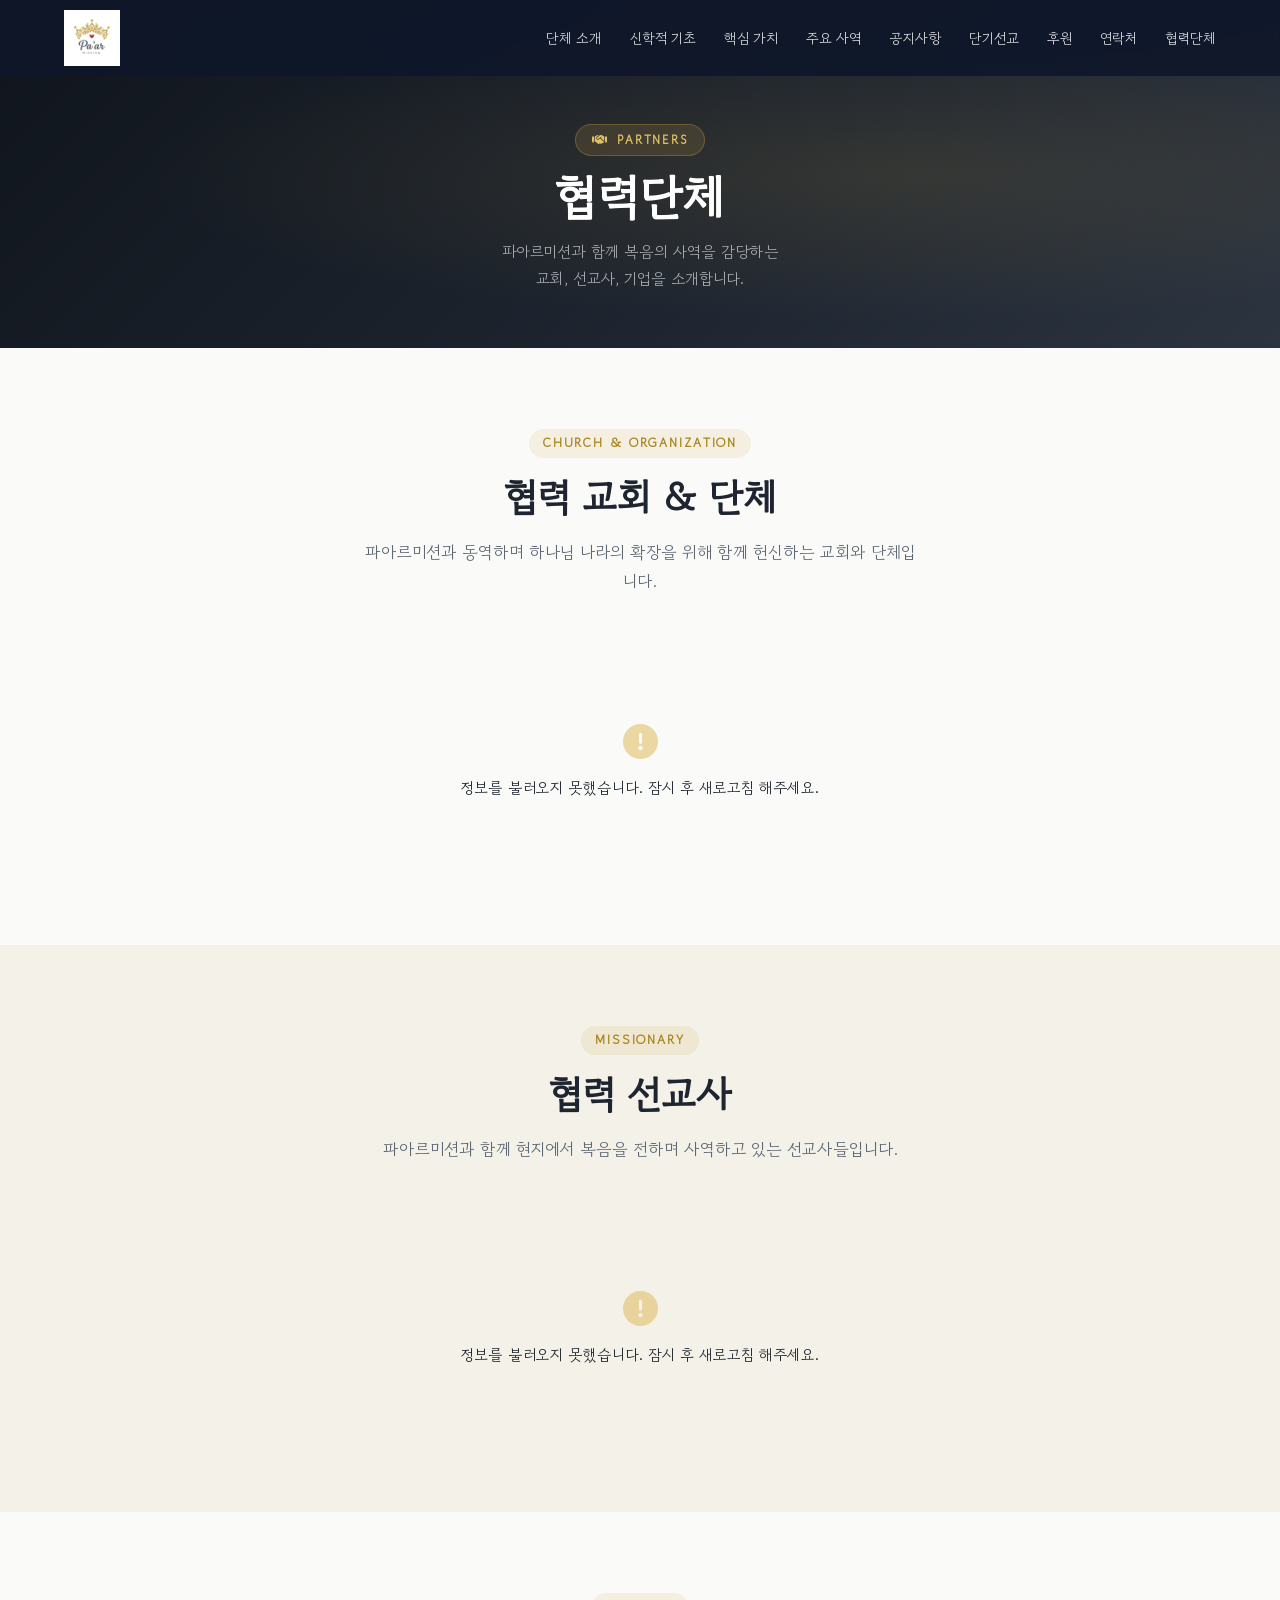
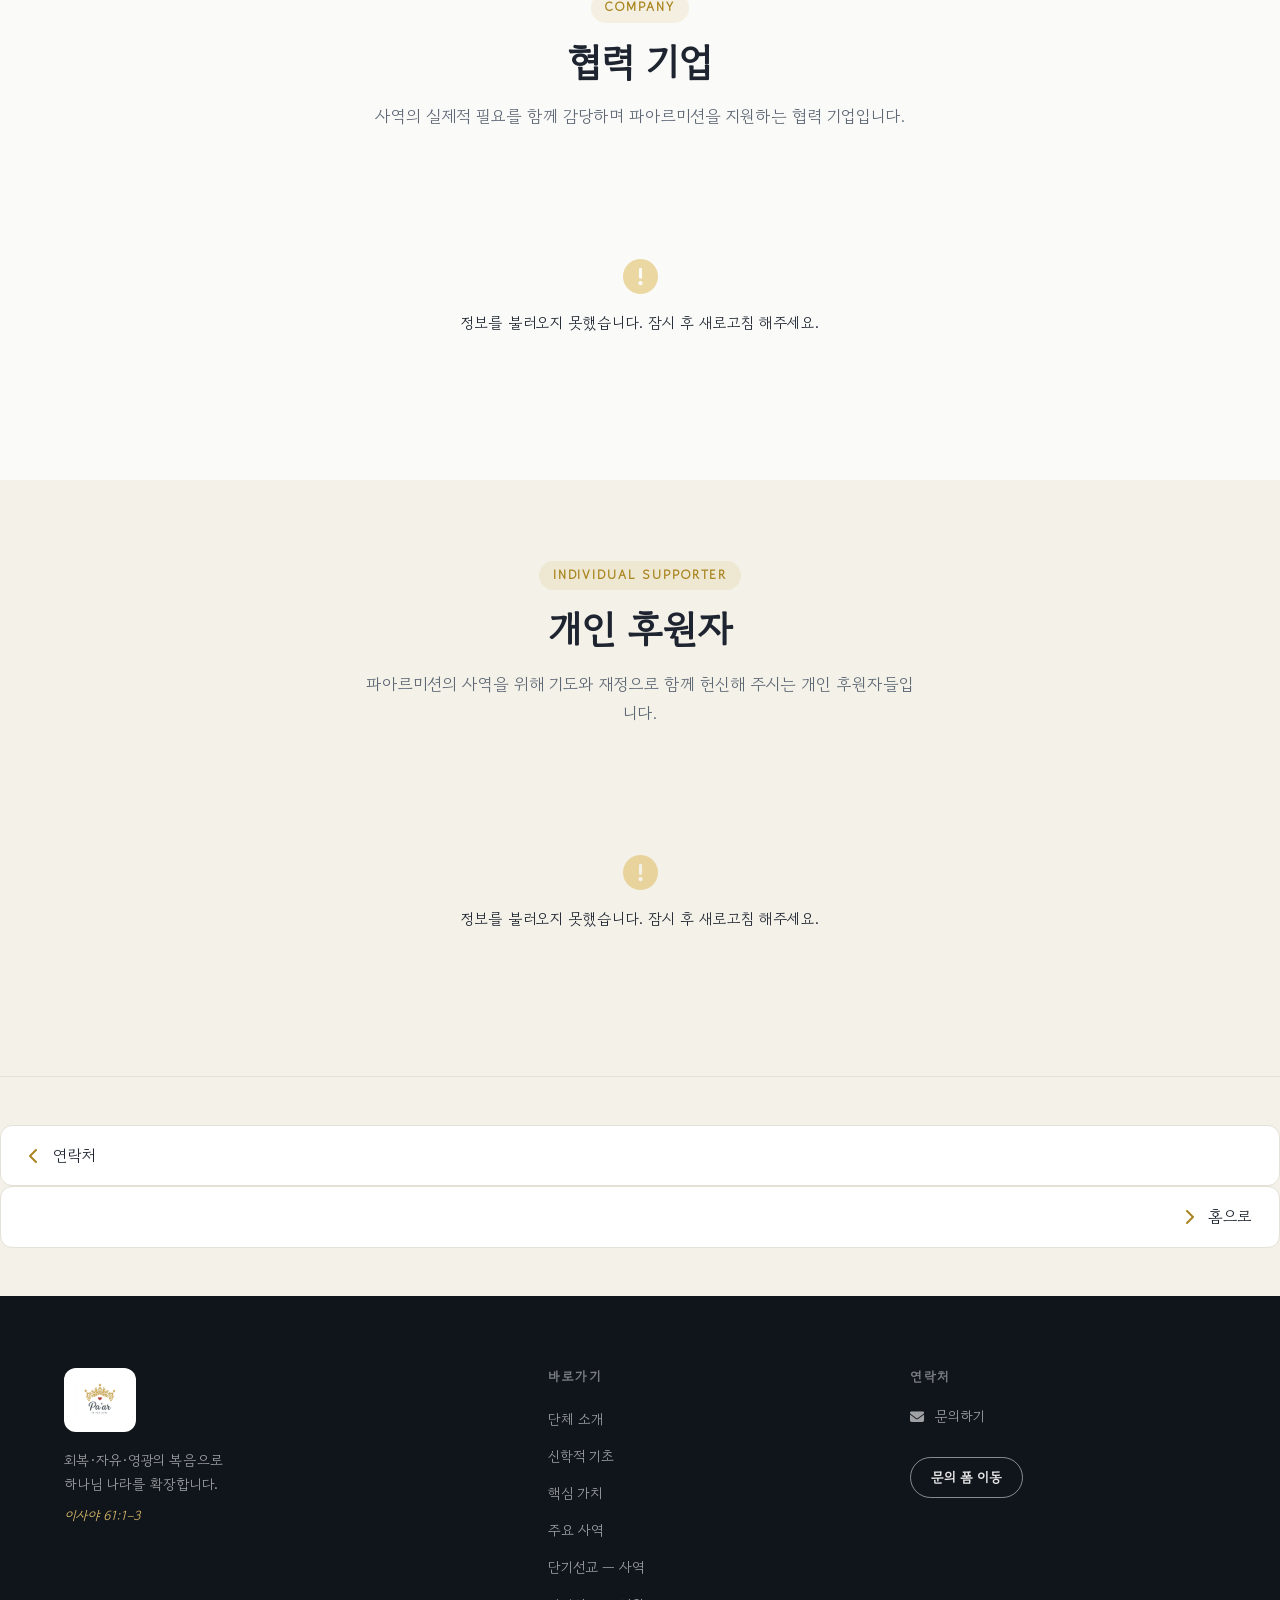
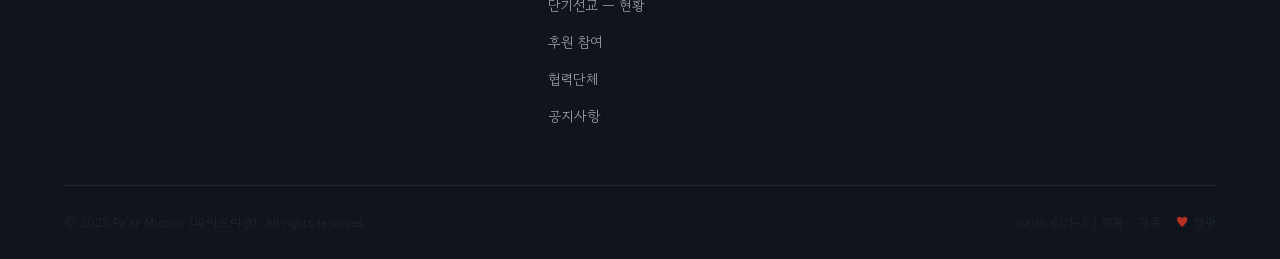
<file: partners.html>
<!DOCTYPE html>
<html lang="ko">
<head>
  <meta charset="UTF-8" />
  <meta name="viewport" content="width=device-width, initial-scale=1.0" />
  <title>협력단체 | Pa'ar Mission</title>
  <meta name="description" content="파아르미션과 함께 복음의 사역을 감당하는 협력 교회, 선교사, 기업을 소개합니다." />
  <link rel="canonical" href="https://paarmission.org/partners.html" />
  <meta property="og:type" content="website" />
  <meta property="og:url" content="https://paarmission.org/partners.html" />
  <meta property="og:title" content="협력단체 | Pa'ar Mission" />
  <meta property="og:description" content="파아르미션과 함께 복음의 사역을 감당하는 협력 교회, 선교사, 기업을 소개합니다." />
  <meta property="og:locale" content="ko_KR" />
  <link href="https://fonts.googleapis.com/css2?family=Gowun+Dodum&family=Playfair+Display:wght@400;500;600;700&display=swap" rel="stylesheet" />
  <link href="https://fonts.googleapis.com/css2?family=Dancing+Script:wght@700&display=swap" rel="stylesheet" />
  <link rel="stylesheet" href="https://cdn.jsdelivr.net/npm/@fortawesome/fontawesome-free@6.4.0/css/all.min.css" />
  <link rel="stylesheet" href="https://cdn.jsdelivr.net/npm/aos@2.3.4/dist/aos.css" />
  <link rel="stylesheet" href="css/style.css" />
</head>
<body>

  <!-- ============ NAVIGATION ============ -->
  <header id="navbar" class="navbar">
    <div class="container nav-inner">
      <a href="index.html" aria-label="Pa'ar Mission 홈으로">
        <img src="images/logo.png" alt="Pa'ar Mission 로고" class="logo-img" />
      </a>
      <button class="hamburger" id="hamburger" aria-label="메뉴 열기">
        <span></span><span></span><span></span>
      </button>
      <nav class="nav-menu" id="navMenu">
        <ul>
          <li><a href="index.html">단체 소개</a></li>
          <li><a href="foundation.html">신학적 기초</a></li>
          <li><a href="values.html">핵심 가치</a></li>
          <li><a href="projects.html">주요 사역</a></li>
          <li><a href="notice.html" class="nav-notice-link">공지사항</a></li>
          <li><a href="mission.html">단기선교</a></li>
          <li><a href="support.html">후원</a></li>
          <li><a href="contact.html">연락처</a></li>
          <li><a href="partners.html" class="active">협력단체</a></li>
        </ul>
      </nav>
    </div>
  </header>

  <!-- ============ PAGE HERO ============ -->
  <section class="page-hero">
    <div class="container page-hero-inner" data-aos="fade-up" data-aos-duration="900">
      <span class="page-hero-tag"><i class="fa-solid fa-handshake"></i> Partners</span>
      <h1 class="page-hero-title">협력단체</h1>
      <p class="page-hero-desc">파아르미션과 함께 복음의 사역을 감당하는<br />교회, 선교사, 기업을 소개합니다.</p>
    </div>
  </section>

  <!-- ============ 협력 교회 & 단체 ============ -->
  <section id="partners-church" class="partners-section section">
    <div class="container">
      <div class="section-header" data-aos="fade-up">
        <span class="section-tag">Church &amp; Organization</span>
        <h2 class="section-title">협력 교회 &amp; 단체</h2>
        <p class="section-desc">
          파아르미션과 동역하며 하나님 나라의 확장을 위해 함께 헌신하는 교회와 단체입니다.
        </p>
      </div>
      <div class="partners-grid" id="partners-church-grid">
        <!-- notion-partners.js 로 동적 렌더링 -->
      </div>
    </div>
  </section>

  <!-- ============ 협력 선교사 ============ -->
  <section id="partners-missionary" class="partners-section section">
    <div class="container">
      <div class="section-header" data-aos="fade-up">
        <span class="section-tag">Missionary</span>
        <h2 class="section-title">협력 선교사</h2>
        <p class="section-desc">
          파아르미션과 함께 현지에서 복음을 전하며 사역하고 있는 선교사들입니다.
        </p>
      </div>
      <div class="partners-grid partners-grid--2" id="partners-missionary-grid">
        <!-- notion-partners.js 로 동적 렌더링 -->
      </div>
    </div>
  </section>

  <!-- ============ 협력 기업 ============ -->
  <section id="partners-company" class="partners-section section">
    <div class="container">
      <div class="section-header" data-aos="fade-up">
        <span class="section-tag">Company</span>
        <h2 class="section-title">협력 기업</h2>
        <p class="section-desc">
          사역의 실제적 필요를 함께 감당하며 파아르미션을 지원하는 협력 기업입니다.
        </p>
      </div>
      <div class="partners-grid" id="partners-company-grid">
        <!-- notion-partners.js 로 동적 렌더링 -->
      </div>
    </div>
  </section>

  <!-- ============ 개인 후원자 ============ -->
  <section id="partners-person" class="partners-section section">
    <div class="container">
      <div class="section-header" data-aos="fade-up">
        <span class="section-tag">Individual Supporter</span>
        <h2 class="section-title">개인 후원자</h2>
        <p class="section-desc">
          파아르미션의 사역을 위해 기도와 재정으로 함께 헌신해 주시는 개인 후원자들입니다.
        </p>
      </div>
      <div class="person-list" id="partners-person-list">
        <!-- notion-partners.js 로 동적 렌더링 -->
      </div>
    </div>
  </section>

  <!-- Page Navigation -->
  <div class="page-nav-section">
    <a href="contact.html" class="page-nav-btn page-nav-btn--prev">
      <i class="fa-solid fa-chevron-left"></i> 연락처
    </a>
    <a href="index.html" class="page-nav-btn page-nav-btn--next">
      홈으로 <i class="fa-solid fa-chevron-right"></i>
    </a>
  </div>

  <!-- ============ FOOTER ============ -->
  <footer class="footer">
    <div class="container">
      <div class="footer-inner">
        <div class="footer-brand">
          <a href="index.html" aria-label="Pa'ar Mission 홈으로">
            <img src="images/logo.png" alt="Pa'ar Mission 로고" class="footer-logo-img" />
          </a>
          <p>회복·자유·영광의 복음으로<br />하나님 나라를 확장합니다.</p>
          <p class="footer-verse">이사야 61:1–3</p>
        </div>
        <div class="footer-links">
          <h4>바로가기</h4>
          <ul>
            <li><a href="index.html">단체 소개</a></li>
            <li><a href="foundation.html">신학적 기초</a></li>
            <li><a href="values.html">핵심 가치</a></li>
            <li><a href="projects.html">주요 사역</a></li>
            <li><a href="mission.html">단기선교 — 사역</a></li>
            <li><a href="mission-status.html">단기선교 — 현황</a></li>
            <li><a href="support.html">후원 참여</a></li>
            <li><a href="partners.html">협력단체</a></li>
            <li><a href="notice.html">공지사항</a></li>
          </ul>
        </div>
        <div class="footer-contact">
          <h4>연락처</h4>
          <p><i class="fa-solid fa-envelope"></i> 문의하기</p>
          <a href="contact.html" class="btn btn-outline-light-sm">문의 폼 이동</a>
        </div>
      </div>
      <div class="footer-bottom">
        <p>© 2025 Pa'ar Mission (파아르미션). All rights reserved.</p>
        <p>Isaiah 61:1–3 | 회복 · 자유 · <span class="footer-heart">♥</span> 영광</p>
      </div>
    </div>
  </footer>

  <button class="scroll-top" id="scrollTop" aria-label="맨 위로">
    <i class="fa-solid fa-chevron-up"></i>
  </button>

  <script src="https://cdn.jsdelivr.net/npm/aos@2.3.4/dist/aos.js"></script>
  <script src="js/main.js?v=2"></script>
  <script src="js/notion-partners.js?v=5"></script>
</body>
</html>
</file>
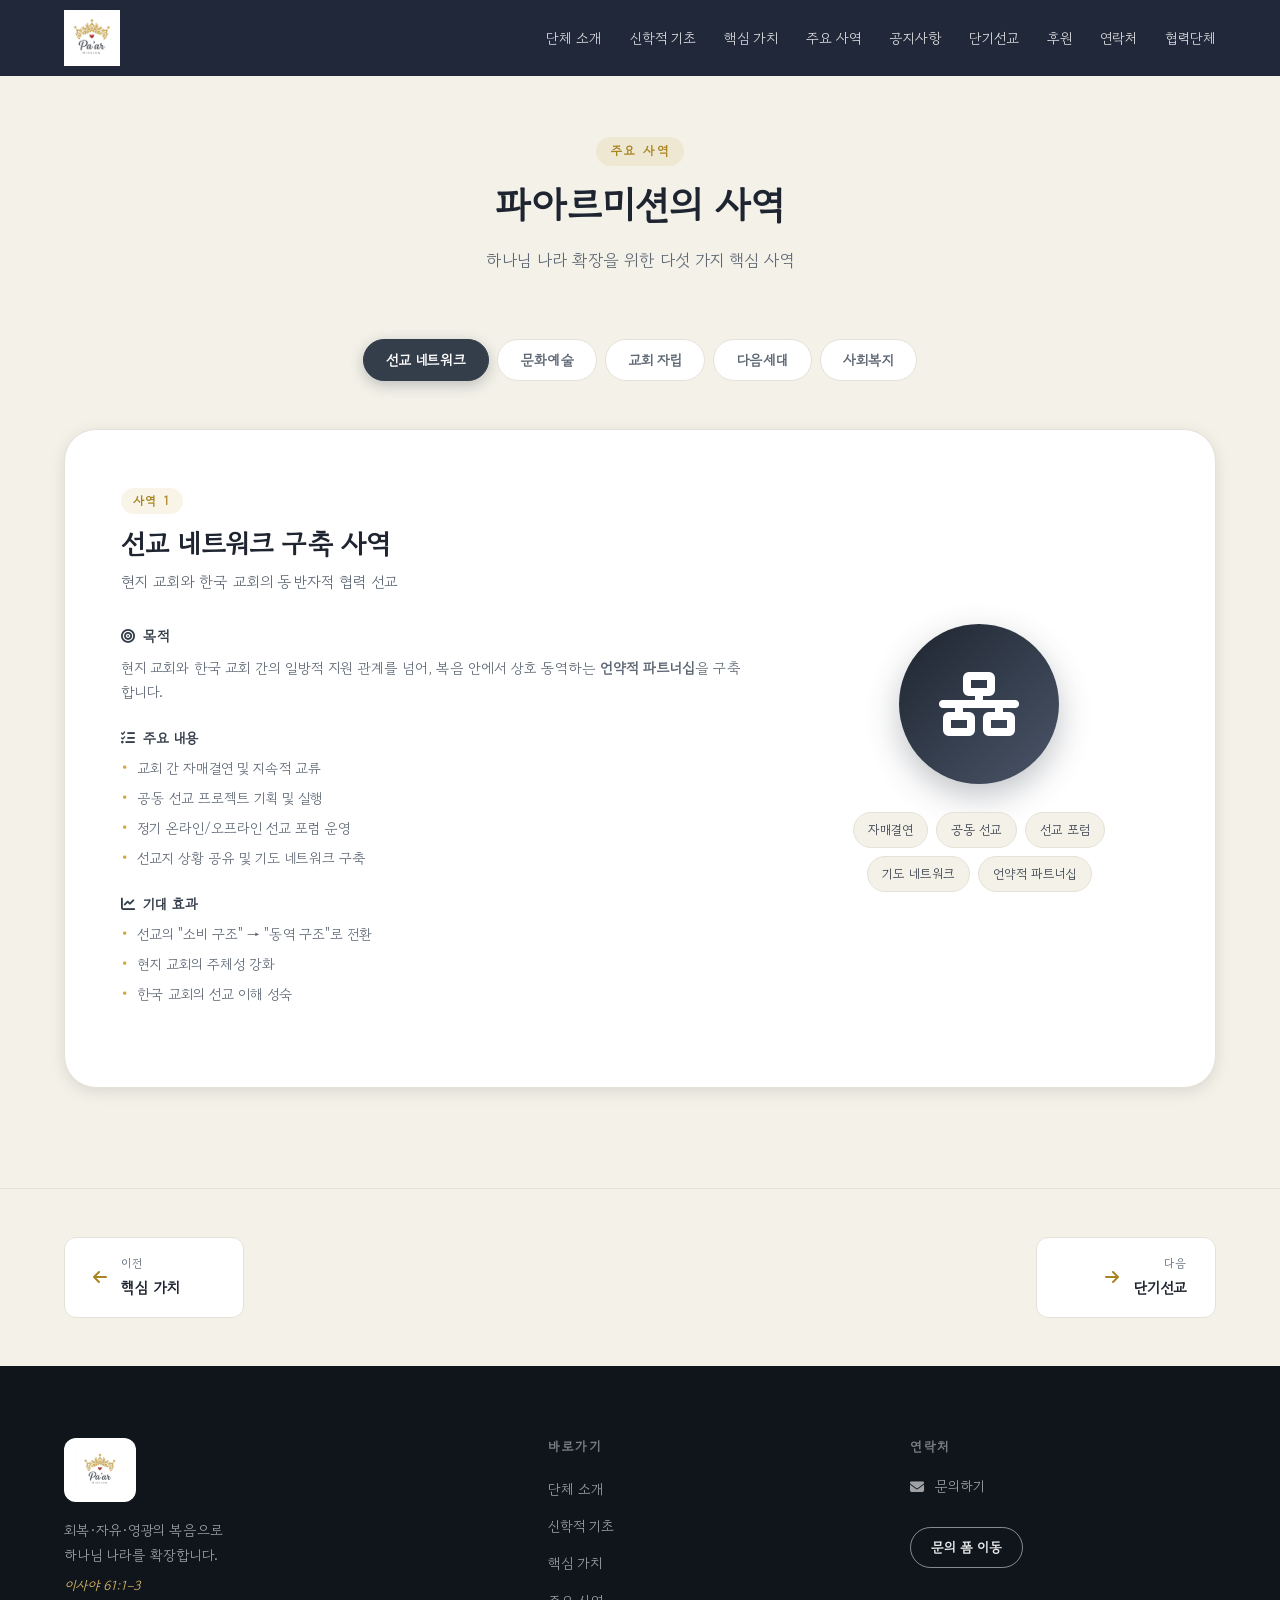
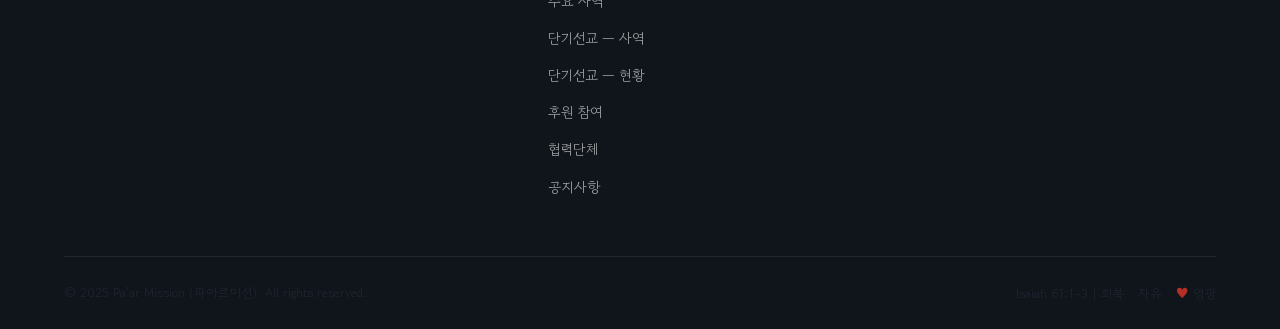
<file: projects.html>
<!DOCTYPE html>
<html lang="ko">
<head>
  <meta charset="UTF-8" />
  <meta name="viewport" content="width=device-width, initial-scale=1.0" />
  <title>주요 사역 | Pa'ar Mission</title>
  <meta name="description" content="파아르미션은 이사야 61:1-3에 근거하여 회복·자유·영광의 복음을 땅 끝까지 전하는 선교 단체입니다." />
  <link rel="canonical" href="https://paarmission.org/projects.html" />
  <meta property="og:type" content="website" />
  <meta property="og:url" content="https://paarmission.org/projects.html" />
  <meta property="og:title" content="주요 사역 | Pa'ar Mission" />
  <meta property="og:description" content="파아르미션은 이사야 61:1-3에 근거하여 회복·자유·영광의 복음을 땅 끝까지 전하는 선교 단체입니다." />
  <meta property="og:locale" content="ko_KR" />
  <link href="https://fonts.googleapis.com/css2?family=Gowun+Dodum&family=Playfair+Display:wght@400;500;600;700&display=swap" rel="stylesheet" />
  <link rel="stylesheet" href="https://cdn.jsdelivr.net/npm/@fortawesome/fontawesome-free@6.4.0/css/all.min.css" />
  <link rel="stylesheet" href="https://cdn.jsdelivr.net/npm/aos@2.3.4/dist/aos.css" />
  <link rel="stylesheet" href="css/style.css" />
  <link href="https://fonts.googleapis.com/css2?family=Dancing+Script:wght@700&display=swap" rel="stylesheet" />
</head>
<body>

  <!-- ============ NAVIGATION ============ -->
  <header id="navbar" class="navbar">
    <div class="container nav-inner">
      <a href="index.html" aria-label="Pa'ar Mission 홈으로">
        <img src="images/logo.png" alt="Pa'ar Mission 로고" class="logo-img" />
      </a>
      <button class="hamburger" id="hamburger" aria-label="메뉴 열기">
        <span></span><span></span><span></span>
      </button>
      <nav class="nav-menu" id="navMenu">
        <ul>
          <li><a href="index.html">단체 소개</a></li>
          <li><a href="foundation.html">신학적 기초</a></li>
          <li><a href="values.html">핵심 가치</a></li>
          <li><a href="projects.html" class="active">주요 사역</a></li>
          <li><a href="notice.html" class="nav-notice-link">공지사항</a></li>
          <li><a href="mission.html">단기선교</a></li>
          <li><a href="support.html">후원</a></li>
          <li><a href="contact.html">연락처</a></li>
          <li><a href="partners.html">협력단체</a></li>
        </ul>
      </nav>
    </div>
  </header>

  <!-- ============ PROJECTS ============ -->
  <section id="projects" class="section projects" style="padding-top: calc(var(--nav-height) + 60px);">
    <div class="container">
      <div class="section-header" data-aos="fade-up">
        <span class="section-tag">주요 사역</span>
        <h2 class="section-title">파아르미션의 사역</h2>
        <p class="section-desc">하나님 나라 확장을 위한 다섯 가지 핵심 사역</p>
      </div>

      <!-- Project Tabs -->
      <div class="project-tabs" data-aos="fade-up">
        <button class="tab-btn active" data-tab="tab1">선교 네트워크</button>
        <button class="tab-btn" data-tab="tab2">문화예술</button>
        <button class="tab-btn" data-tab="tab3">교회 자립</button>
        <button class="tab-btn" data-tab="tab4">다음세대</button>
        <button class="tab-btn" data-tab="tab5">사회복지</button>
      </div>

      <!-- Tab Contents -->
      <div class="tab-contents">

        <!-- Tab 1: 선교 네트워크 -->
        <div class="tab-content active" id="tab1">
          <div class="project-detail">
            <div class="project-info" data-aos="fade-right">
              <div class="project-tag">사역 1</div>
              <h3>선교 네트워크 구축 사역</h3>
              <p class="project-subtitle">현지 교회와 한국 교회의 동반자적 협력 선교</p>
              <div class="project-section">
                <h4><i class="fa-solid fa-bullseye"></i> 목적</h4>
                <p>현지 교회와 한국 교회 간의 일방적 지원 관계를 넘어, 복음 안에서 상호 동역하는 <strong>언약적 파트너십</strong>을 구축합니다.</p>
              </div>
              <div class="project-section">
                <h4><i class="fa-solid fa-list-check"></i> 주요 내용</h4>
                <ul>
                  <li>교회 간 자매결연 및 지속적 교류</li>
                  <li>공동 선교 프로젝트 기획 및 실행</li>
                  <li>정기 온라인/오프라인 선교 포럼 운영</li>
                  <li>선교지 상황 공유 및 기도 네트워크 구축</li>
                </ul>
              </div>
              <div class="project-section">
                <h4><i class="fa-solid fa-chart-line"></i> 기대 효과</h4>
                <ul>
                  <li>선교의 "소비 구조" → "동역 구조"로 전환</li>
                  <li>현지 교회의 주체성 강화</li>
                  <li>한국 교회의 선교 이해 성숙</li>
                </ul>
              </div>
            </div>
            <div class="project-visual" data-aos="fade-left">
              <div class="project-icon-big"><i class="fa-solid fa-network-wired"></i></div>
              <div class="project-keywords">
                <span class="keyword">자매결연</span>
                <span class="keyword">공동 선교</span>
                <span class="keyword">선교 포럼</span>
                <span class="keyword">기도 네트워크</span>
                <span class="keyword">언약적 파트너십</span>
              </div>
            </div>
          </div>
        </div>

 <!-- Tab 2: 문화예술 -->
        <div class="tab-content" id="tab2">
          <div class="project-detail">
            <div class="project-info" data-aos="fade-right">
              <div class="project-tag">사역 2</div>
              <h3>문화예술 선교 사역</h3>
              <p class="project-subtitle">예술과 문화를 통한 복음의 창의적 선포</p>
              <div class="project-section">
                <h4><i class="fa-solid fa-bullseye"></i> 목적</h4>
                <p>문화와 예술을 통해 복음을 창의적으로 전하며, <strong>현지 문화권에 적합한</strong> 선교 방법을 개발합니다.</p>
              </div>
              <div class="project-section">
                <h4><i class="fa-solid fa-list-check"></i> 주요 내용</h4>
                <ul>
                  <li>현지 언어 찬양 및 예배 콘텐츠 제작</li>
                  <li>문화 예술 선교 팀 파송 및 교류</li>
                  <li>미디어·영상 선교 콘텐츠 개발</li>
                  <li>현지 문화권 맞춤형 복음 자료 제작</li>
                </ul>
              </div>
              <div class="project-section">
                <h4><i class="fa-solid fa-chart-line"></i> 기대 효과</h4>
                <ul>
                  <li>문화적 장벽을 넘는 복음 전파</li>
                  <li>현지인 중심의 예배 문화 형성</li>
                  <li>창의적 선교 방법론 개발</li>
                </ul>
              </div>
            </div>
            <div class="project-visual" data-aos="fade-left">
              <div class="project-icon-big"><i class="fa-solid fa-music"></i></div>
              <div class="project-keywords">
                <span class="keyword">찬양 콘텐츠</span>
                <span class="keyword">미디어 선교</span>
                <span class="keyword">문화 예술</span>
                <span class="keyword">영상 제작</span>
                <span class="keyword">예배 문화</span>
              </div>
            </div>
          </div>

          <!-- ── 닿길 TF 섹션 ── -->
          <div class="danggil-section" data-aos="fade-up">

            <!-- 헤더 -->
            <div class="danggil-header">
              <div class="danggil-logo-wrap">
                <img src="images/danggil-logo.png" alt="닿길 로고" class="danggil-logo" />
              </div>
              <div class="danggil-header-text">
                <div class="danggil-badge"><i class="fa-solid fa-fire"></i> 문화사역 TF</div>
                <h3>「닿길」— 문화사역 Task Force</h3>
                <p class="danggil-subtitle">춤 예배를 통해 하나님의 구원을 선포하고,<br />그의 영광을 열방 가운데 드러내는 사명을 감당합니다.</p>
                <blockquote class="danggil-verse">
                  "새 노래로 여호와께 노래하라 온 땅이여 여호와께 노래할지어다<br />
                  그의 영광을 이방 가운데, 그의 기이한 행적을 모든 민족 가운데 선포할지어다"
                  <cite>— 시편 96:1–3</cite>
                </blockquote>
              </div>
            </div>

            <!-- 사역 정체성 -->
            <div class="danggil-identity">
              <h4><i class="fa-solid fa-cross"></i> 사역의 정체성</h4>
              <p class="danggil-identity-desc">「닿길」은 단순한 문화 활동이나 예술 사역이 아니라, 복음적 사역으로서 다음 세 가지 정체성을 지닙니다.</p>
              <div class="danggil-cards">
                <div class="danggil-card">
                  <div class="danggil-card-num">①</div>
                  <h5>예배로서의 춤</h5>
                  <p>우리의 움직임은 표현이 아니라<br /><strong>하나님께 드리는 예배</strong>입니다.</p>
                </div>
                <div class="danggil-card">
                  <div class="danggil-card-num">②</div>
                  <h5>복음의 몸의 선포</h5>
                  <p>우리의 춤은 감정이 아니라<br /><strong>복음의 진리를 전달하는 통로</strong>입니다.</p>
                </div>
                <div class="danggil-card">
                  <div class="danggil-card-num">③</div>
                  <h5>교회를 섬기는 사역</h5>
                  <p>개인의 표현이 아니라<br /><strong>교회의 예배와 선교를 돕는 도구</strong>입니다.</p>
                </div>
              </div>
            </div>

            <!-- '닿길'의 의미 + 문의 CTA -->
            <div class="danggil-footer-row">
              <div class="danggil-meaning">
                <h4><i class="fa-solid fa-feather-pointed"></i> '닿길'의 이름에 담긴 기도</h4>
                <p>"춤에 담은 우리의 예배가 <strong>하나님께 닿길</strong>,<br />
                그 예배를 통해 선포된 복음이 <strong>잃어버린 영혼들에게 닿길</strong>,<br />
                그리하여 열방이 <strong>하나님의 영광에 닿길</strong> 기도합니다."</p>
              </div>
              <div class="danggil-cta">
                <p>닿길 사역에 함께하고 싶으신가요?</p>
                <a href="contact.html" class="btn btn-accent">
                  <i class="fa-solid fa-paper-plane"></i> 문화사역 문의하기
                </a>
              </div>
            </div>
          </div>
        </div>
      </div>

        <!-- Tab 3: 교회 자립 -->
        <div class="tab-content" id="tab3">
          <div class="project-detail">
            <div class="project-info" data-aos="fade-right">
              <div class="project-tag">사역 3</div>
              <h3>현지 교회 자립 지원 사역</h3>
              <p class="project-subtitle">복음 위에 서는 건강하고 자립적인 교회 세우기</p>
              <div class="project-section">
                <h4><i class="fa-solid fa-bullseye"></i> 목적</h4>
                <p>현지 교회가 외부 의존을 넘어서, 복음과 말씀 위에 서는 <strong>건강한 교회로 자립</strong>하도록 돕습니다.</p>
              </div>
              <div class="project-section">
                <h4><i class="fa-solid fa-list-check"></i> 주요 내용</h4>
                <ul>
                  <li>교회 운영 및 목회 훈련 지원</li>
                  <li>재정 후원 (단계적·목적형 지원)</li>
                  <li>리더십 개발 및 평신도 훈련</li>
                  <li>교육 자료 및 신학 콘텐츠 제공</li>
                </ul>
              </div>
              <div class="project-section">
                <h4><i class="fa-solid fa-shield-halved"></i> 원칙</h4>
                <ul>
                  <li>단순 지원이 아닌 "자립 지향"</li>
                  <li>재정 지원은 점진적 축소 구조</li>
                  <li>교회 중심 사역 유지</li>
                </ul>
              </div>
              <div class="project-section">
                <h4><i class="fa-solid fa-chart-line"></i> 기대 효과</h4>
                <ul>
                  <li>건강한 교회 생태계 형성</li>
                  <li>지속 가능한 현지 사역 구조 정착</li>
                </ul>
              </div>
            </div>
            <div class="project-visual" data-aos="fade-left">
              <div class="project-icon-big"><i class="fa-solid fa-church"></i></div>
              <div class="project-keywords">
                <span class="keyword">목회 훈련</span>
                <span class="keyword">자립 지향</span>
                <span class="keyword">리더십 개발</span>
                <span class="keyword">신학 콘텐츠</span>
                <span class="keyword">평신도 훈련</span>
              </div>
            </div>
          </div>
        </div>

        <!-- Tab 4: 다음세대 -->
        <div class="tab-content" id="tab4">
          <div class="project-detail">
            <div class="project-info" data-aos="fade-right">
              <div class="project-tag">사역 4</div>
              <h3>다음세대 교육 및 양육 사역</h3>
              <p class="project-subtitle">다음 세대를 복음으로 세우는 교육 사역</p>
              <div class="project-section">
                <h4><i class="fa-solid fa-bullseye"></i> 목적</h4>
                <p>현지 청소년·청년 세대에게 복음을 전하고, 말씀 위에 세워진 <strong>다음세대 지도자</strong>를 양성합니다.</p>
              </div>
              <div class="project-section">
                <h4><i class="fa-solid fa-list-check"></i> 주요 내용</h4>
                <ul>
                  <li>청소년·청년 성경 교육 프로그램</li>
                  <li>현지 학교 및 교육 기관과의 협력</li>
                  <li>장학금 지원 및 학습 환경 개선</li>
                  <li>다음세대 리더십 캠프 운영</li>
                </ul>
              </div>
              <div class="project-section">
                <h4><i class="fa-solid fa-chart-line"></i> 기대 효과</h4>
                <ul>
                  <li>복음으로 세워진 다음세대 리더 양성</li>
                  <li>현지 교육 수준 향상</li>
                  <li>교회와 학교의 유기적 협력 관계 형성</li>
                </ul>
              </div>
            </div>
            <div class="project-visual" data-aos="fade-left">
              <div class="project-icon-big"><i class="fa-solid fa-graduation-cap"></i></div>
              <div class="project-keywords">
                <span class="keyword">청소년 교육</span>
                <span class="keyword">성경 교육</span>
                <span class="keyword">장학금</span>
                <span class="keyword">리더십 캠프</span>
                <span class="keyword">다음세대</span>
              </div>
            </div>
          </div>
        </div>

        <!-- Tab 5: 사회복지 -->
        <div class="tab-content" id="tab5">
          <div class="project-detail">
            <div class="project-info" data-aos="fade-right">
              <div class="project-tag">사역 5</div>
              <h3>사회복지 및 구제 사역</h3>
              <p class="project-subtitle">복음적 동기에서 비롯된 이웃 사랑 실천</p>
              <div class="project-section">
                <h4><i class="fa-solid fa-bullseye"></i> 목적</h4>
                <p>사회적 약자와 소외된 자들을 섬기며, <strong>복음의 실제성</strong>을 삶으로 증거합니다.</p>
              </div>
              <div class="project-section">
                <h4><i class="fa-solid fa-list-check"></i> 주요 내용</h4>
                <ul>
                  <li>의료 지원 및 보건 교육 사역</li>
                  <li>식량 및 생필품 지원 (긴급구호)</li>
                  <li>취약계층 생계 자립 프로그램</li>
                  <li>지역사회 개발 및 환경 개선</li>
                </ul>
              </div>
              <div class="project-section">
                <h4><i class="fa-solid fa-chart-line"></i> 기대 효과</h4>
                <ul>
                  <li>지역사회 내 교회 신뢰도 향상</li>
                  <li>복음 전도의 실질적 통로 개척</li>
                  <li>지속 가능한 자립 구조 형성</li>
                </ul>
              </div>
            </div>
            <div class="project-visual" data-aos="fade-left">
              <div class="project-icon-big"><i class="fa-solid fa-hand-holding-heart"></i></div>
              <div class="project-keywords">
                <span class="keyword">의료 지원</span>
                <span class="keyword">긴급구호</span>
                <span class="keyword">자립 프로그램</span>
                <span class="keyword">지역사회</span>
                <span class="keyword">이웃 사랑</span>
              </div>
            </div>
          </div>
        </div>
    </div>
  </section>

  <!-- ============ PAGE NAV ============ -->
  <section class="section page-nav-section">
    <div class="container">
      <div class="page-nav-row" data-aos="fade-up">
        <a href="values.html" class="page-nav-btn page-nav-btn--prev">
          <i class="fa-solid fa-arrow-left"></i>
          <span><small>이전</small>핵심 가치</span>
        </a>
        <a href="mission.html" class="page-nav-btn page-nav-btn--next">
          <span><small>다음</small>단기선교</span>
          <i class="fa-solid fa-arrow-right"></i>
        </a>
      </div>
    </div>
  </section>

  <!-- ============ FOOTER ============ -->
  <footer class="footer">
    <div class="container">
      <div class="footer-inner">
        <div class="footer-brand">
          <a href="index.html" aria-label="Pa'ar Mission 홈으로">
            <img src="images/logo.png" alt="Pa'ar Mission 로고" class="footer-logo-img" />
          </a>
          <p>회복·자유·영광의 복음으로<br />하나님 나라를 확장합니다.</p>
          <p class="footer-verse">이사야 61:1–3</p>
        </div>
        <div class="footer-links">
          <h4>바로가기</h4>
          <ul>
            <li><a href="index.html">단체 소개</a></li>
            <li><a href="foundation.html">신학적 기초</a></li>
            <li><a href="values.html">핵심 가치</a></li>
            <li><a href="projects.html">주요 사역</a></li>
            <li><a href="mission.html">단기선교 — 사역</a></li>
            <li><a href="mission-status.html">단기선교 — 현황</a></li>
            <li><a href="support.html">후원 참여</a></li>
            <li><a href="partners.html">협력단체</a></li>
            <li><a href="notice.html">공지사항</a></li>
          </ul>
        </div>
        <div class="footer-contact">
          <h4>연락처</h4>
          <p><i class="fa-solid fa-envelope"></i> 문의하기</p>
          <a href="contact.html" class="btn btn-outline-light-sm">문의 폼 이동</a>
        </div>
      </div>
      <div class="footer-bottom">
        <p>© 2025 Pa'ar Mission (파아르미션). All rights reserved.</p>
        <p>Isaiah 61:1–3 | 회복 · 자유 · <span class="footer-heart">♥</span> 영광</p>
      </div>
    </div>
  </footer>

  <button class="scroll-top" id="scrollTop" aria-label="맨 위로">
    <i class="fa-solid fa-chevron-up"></i>
  </button>

  <script src="https://cdn.jsdelivr.net/npm/aos@2.3.4/dist/aos.js"></script>
  <script src="js/main.js"></script>
</body>
</html>
</file>
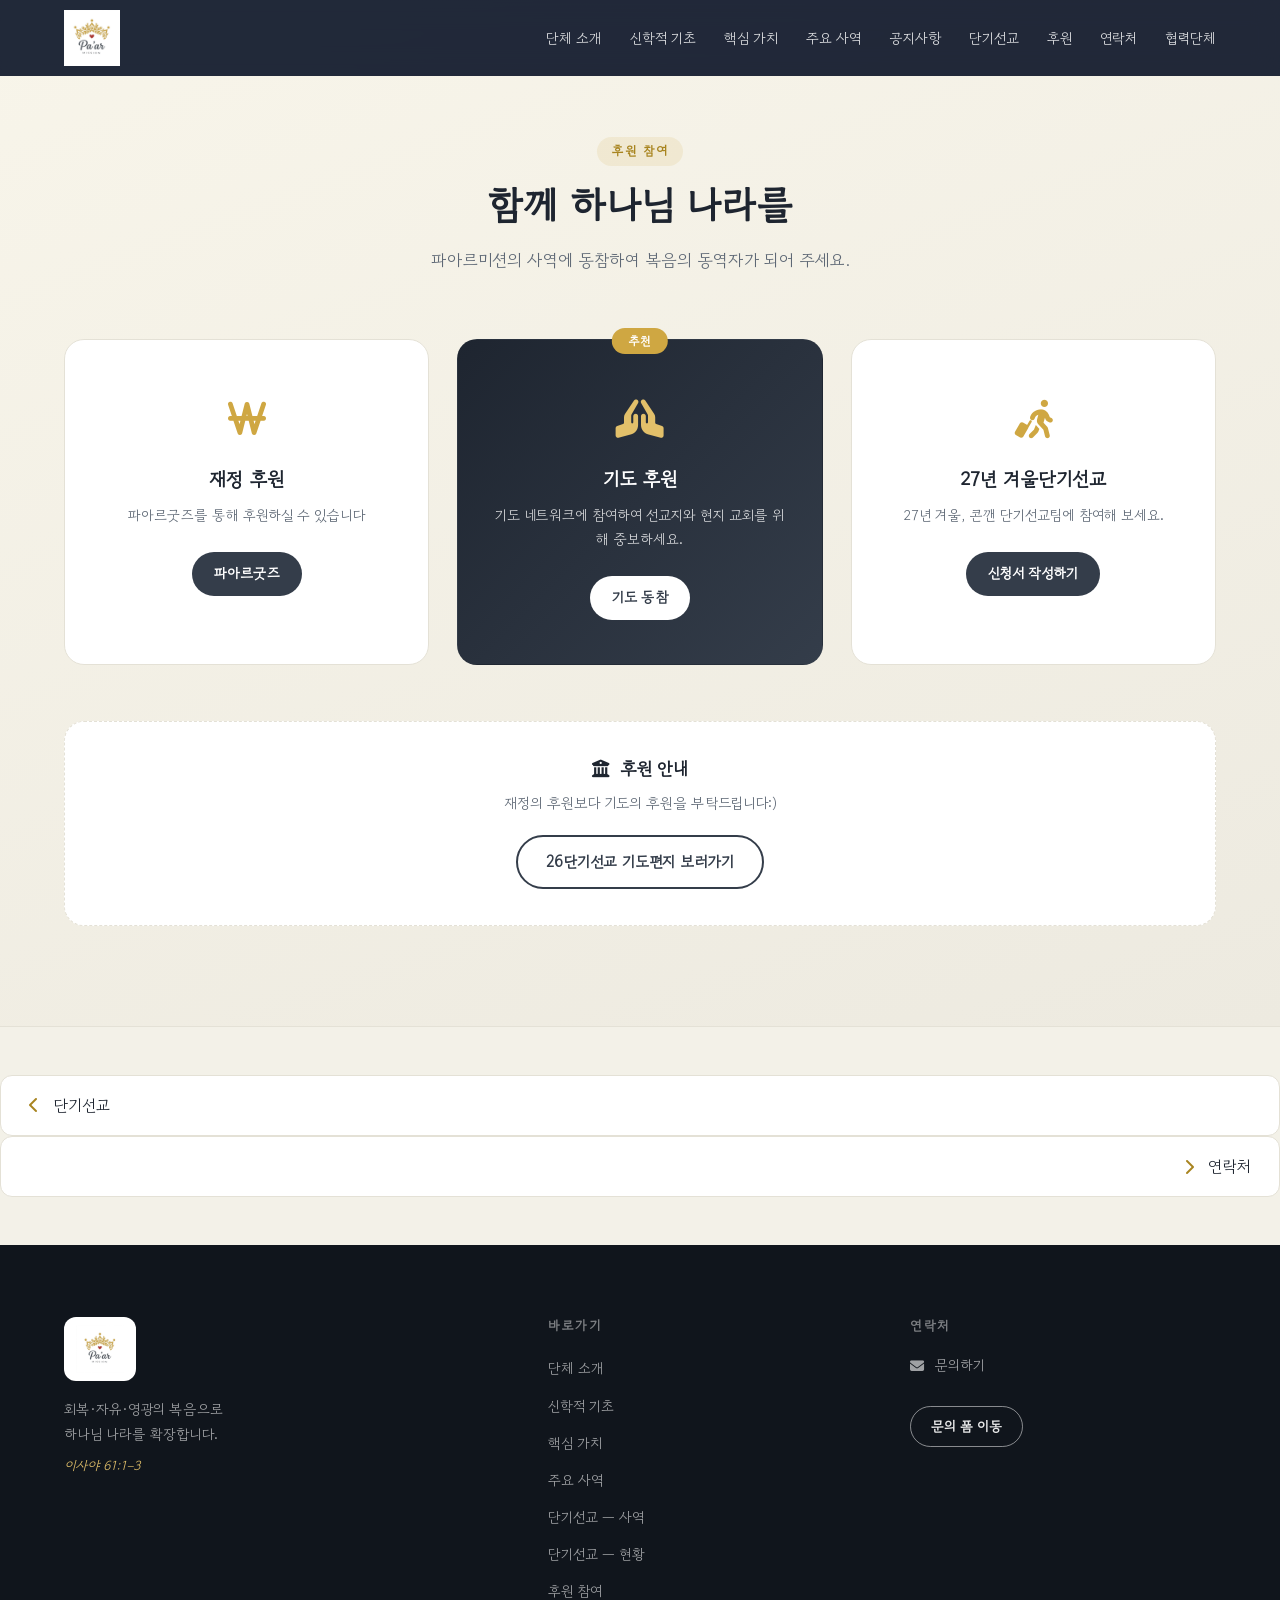
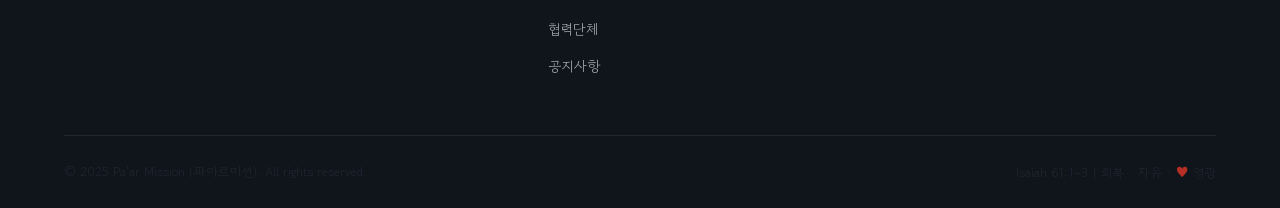
<file: support.html>
<!DOCTYPE html>
<html lang="ko">
<head>
  <meta charset="UTF-8" />
  <meta name="viewport" content="width=device-width, initial-scale=1.0" />
  <title>후원 | Pa'ar Mission</title>
  <meta name="description" content="파아르미션의 사역에 동참하여 복음의 동역자가 되어 주세요. 정기후원, 기도후원, 단기선교로 함께하실 수 있습니다." />
  <link rel="canonical" href="https://paarmission.org/support.html" />
  <meta property="og:type" content="website" />
  <meta property="og:url" content="https://paarmission.org/support.html" />
  <meta property="og:title" content="후원 | Pa'ar Mission" />
  <meta property="og:description" content="파아르미션의 사역에 동참하여 복음의 동역자가 되어 주세요. 정기후원, 기도후원, 단기선교로 함께하실 수 있습니다." />
  <meta property="og:locale" content="ko_KR" />
  <link href="https://fonts.googleapis.com/css2?family=Gowun+Dodum&family=Playfair+Display:wght@400;500;600;700&display=swap" rel="stylesheet" />
  <link href="https://fonts.googleapis.com/css2?family=Dancing+Script:wght@700&display=swap" rel="stylesheet" />
  <link rel="stylesheet" href="https://cdn.jsdelivr.net/npm/@fortawesome/fontawesome-free@6.4.0/css/all.min.css" />
  <link rel="stylesheet" href="https://cdn.jsdelivr.net/npm/aos@2.3.4/dist/aos.css" />
  <link rel="stylesheet" href="css/style.css" />
</head>
<body>

  <!-- ============ NAVIGATION ============ -->
  <header id="navbar" class="navbar">
    <div class="container nav-inner">
      <a href="index.html" aria-label="Pa'ar Mission 홈으로">
        <img src="images/logo.png" alt="Pa'ar Mission 로고" class="logo-img" />
      </a>
      <button class="hamburger" id="hamburger" aria-label="메뉴 열기">
        <span></span><span></span><span></span>
      </button>
      <nav class="nav-menu" id="navMenu">
        <ul>
          <li><a href="index.html">단체 소개</a></li>
          <li><a href="foundation.html">신학적 기초</a></li>
          <li><a href="values.html">핵심 가치</a></li>
          <li><a href="projects.html">주요 사역</a></li>
          <li><a href="notice.html" class="nav-notice-link">공지사항</a></li>
          <li><a href="mission.html">단기선교</a></li>
          <li><a href="support.html" class="active">후원</a></li>
          <li><a href="contact.html">연락처</a></li>
          <li><a href="partners.html">협력단체</a></li>
        </ul>
      </nav>
    </div>
  </header>

  <!-- ============ SUPPORT ============ -->
  <section id="support" class="section support" style="padding-top: calc(var(--nav-height) + 60px);">
    <div class="container">
      <div class="section-header" data-aos="fade-up">
        <span class="section-tag">후원 참여</span>
        <h2 class="section-title">함께 하나님 나라를</h2>
        <p class="section-desc">파아르미션의 사역에 동참하여 복음의 동역자가 되어 주세요.</p>
      </div>
      <div class="support-grid">
        <div class="support-card" data-aos="fade-up" data-aos-delay="100">
          <div class="support-icon"><i class="fa-solid fa-won-sign"></i></div>
          <h3>재정 후원</h3>
          <p>파아르굿즈를 통해 후원하실 수 있습니다</p>
          <a href="https://tally.so/r/PdGjRB" class="btn btn-primary-sm">파아르굿즈</a>
        </div>
        <div class="support-card featured" data-aos="fade-up" data-aos-delay="200">
          <div class="support-badge">추천</div>
          <div class="support-icon"><i class="fa-solid fa-hands-praying"></i></div>
          <h3>기도 후원</h3>
          <p>기도 네트워크에 참여하여 선교지와 현지 교회를 위해 중보하세요.</p>
          <a href="contact.html" class="btn btn-white-sm">기도 동참</a>
        </div>
        <div class="support-card" data-aos="fade-up" data-aos-delay="300">
          <div class="support-icon"><i class="fa-solid fa-person-walking-luggage"></i></div>
          <h3>27년 겨울단기선교</h3>
          <p>27년 겨울, 콘깬 단기선교팀에 참여해 보세요.</p>
          <a href="https://tally.so/r/1ApAkb" class="btn btn-primary-sm">신청서 작성하기</a>
        </div>
      </div>
      <div class="support-account" data-aos="fade-up">
        <h4><i class="fa-solid fa-building-columns"></i> 후원 안내</h4>
        <p>재정의 후원보다 기도의 후원을 부탁드립니다:)</p>
        <a href="https://www.notion.so/lingkiat/4th-365202588883803eae3ffb518cd4f1b7?source=copy_link" class="btn btn-outline-dark">26단기선교 기도편지 보러가기</a>
      </div>
    </div>
  </section>

  <!-- Page Navigation -->
  <div class="page-nav-section">
    <a href="mission.html" class="page-nav-btn page-nav-btn--prev">
      <i class="fa-solid fa-chevron-left"></i> 단기선교
    </a>
    <a href="contact.html" class="page-nav-btn page-nav-btn--next">
      연락처 <i class="fa-solid fa-chevron-right"></i>
    </a>
  </div>

  <!-- ============ FOOTER ============ -->
  <footer class="footer">
    <div class="container">
      <div class="footer-inner">
        <div class="footer-brand">
          <a href="index.html" aria-label="Pa'ar Mission 홈으로">
            <img src="images/logo.png" alt="Pa'ar Mission 로고" class="footer-logo-img" />
          </a>
          <p>회복·자유·영광의 복음으로<br />하나님 나라를 확장합니다.</p>
          <p class="footer-verse">이사야 61:1–3</p>
        </div>
        <div class="footer-links">
          <h4>바로가기</h4>
          <ul>
            <li><a href="index.html">단체 소개</a></li>
            <li><a href="foundation.html">신학적 기초</a></li>
            <li><a href="values.html">핵심 가치</a></li>
            <li><a href="projects.html">주요 사역</a></li>
            <li><a href="mission.html">단기선교 — 사역</a></li>
            <li><a href="mission-status.html">단기선교 — 현황</a></li>
            <li><a href="support.html">후원 참여</a></li>
            <li><a href="partners.html">협력단체</a></li>
            <li><a href="notice.html">공지사항</a></li>
          </ul>
        </div>
        <div class="footer-contact">
          <h4>연락처</h4>
          <p><i class="fa-solid fa-envelope"></i> 문의하기</p>
          <a href="contact.html" class="btn btn-outline-light-sm">문의 폼 이동</a>
        </div>
      </div>
      <div class="footer-bottom">
        <p>© 2025 Pa'ar Mission (파아르미션). All rights reserved.</p>
        <p>Isaiah 61:1–3 | 회복 · 자유 · <span class="footer-heart">♥</span> 영광</p>
      </div>
    </div>
  </footer>

  <button class="scroll-top" id="scrollTop" aria-label="맨 위로">
    <i class="fa-solid fa-chevron-up"></i>
  </button>

  <script src="https://cdn.jsdelivr.net/npm/aos@2.3.4/dist/aos.js"></script>
  <script src="js/main.js"></script>
</body>
</html>
</file>
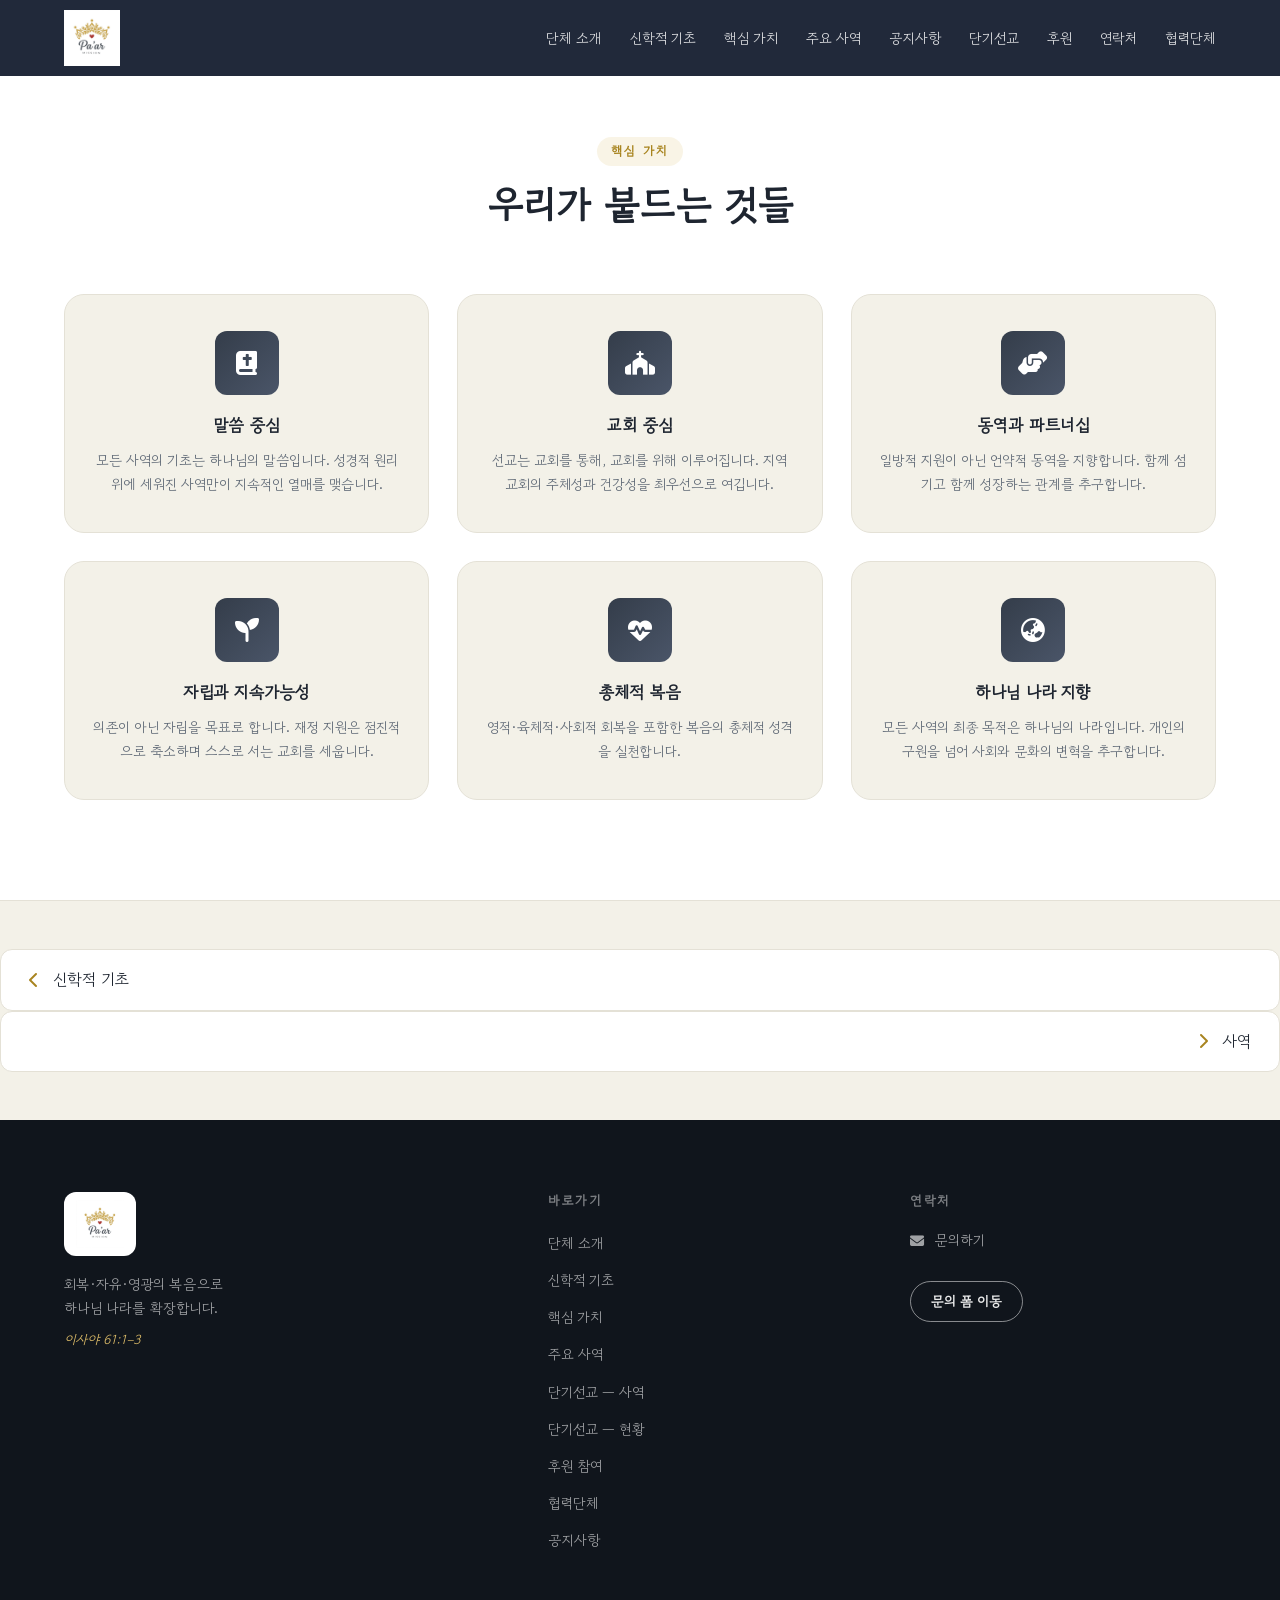
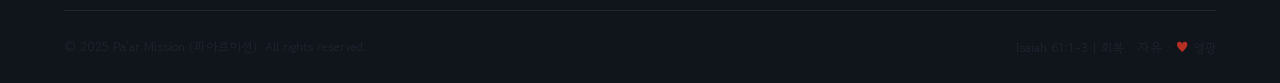
<file: values.html>
<!DOCTYPE html>
<html lang="ko">
<head>
  <meta charset="UTF-8" />
  <meta name="viewport" content="width=device-width, initial-scale=1.0" />
  <title>핵심 가치 | Pa'ar Mission</title>
  <meta name="description" content="파아르미션이 붙드는 핵심 가치 — 말씀 중심, 교회 중심, 동역과 파트너십, 자립과 지속가능성, 총체적 복음, 하나님 나라 지향" />
  <link rel="canonical" href="https://paarmission.org/values.html" />
  <meta property="og:type" content="website" />
  <meta property="og:url" content="https://paarmission.org/values.html" />
  <meta property="og:title" content="핵심 가치 | Pa'ar Mission" />
  <meta property="og:description" content="파아르미션이 붙드는 핵심 가치 — 말씀 중심, 교회 중심, 동역과 파트너십, 자립과 지속가능성, 총체적 복음, 하나님 나라 지향" />
  <meta property="og:locale" content="ko_KR" />
  <link href="https://fonts.googleapis.com/css2?family=Gowun+Dodum&family=Playfair+Display:wght@400;500;600;700&display=swap" rel="stylesheet" />
  <link href="https://fonts.googleapis.com/css2?family=Dancing+Script:wght@700&display=swap" rel="stylesheet" />
  <link rel="stylesheet" href="https://cdn.jsdelivr.net/npm/@fortawesome/fontawesome-free@6.4.0/css/all.min.css" />
  <link rel="stylesheet" href="https://cdn.jsdelivr.net/npm/aos@2.3.4/dist/aos.css" />
  <link rel="stylesheet" href="css/style.css" />
</head>
<body>

  <!-- ============ NAVIGATION ============ -->
  <header id="navbar" class="navbar">
    <div class="container nav-inner">
      <a href="index.html" aria-label="Pa'ar Mission 홈으로">
        <img src="images/logo.png" alt="Pa'ar Mission 로고" class="logo-img" />
      </a>
      <button class="hamburger" id="hamburger" aria-label="메뉴 열기">
        <span></span><span></span><span></span>
      </button>
      <nav class="nav-menu" id="navMenu">
        <ul>
          <li><a href="index.html">단체 소개</a></li>
          <li><a href="foundation.html">신학적 기초</a></li>
          <li><a href="values.html" class="active">핵심 가치</a></li>
          <li><a href="projects.html">주요 사역</a></li>
          <li><a href="notice.html" class="nav-notice-link">공지사항</a></li>
          <li><a href="mission.html">단기선교</a></li>
          <li><a href="support.html">후원</a></li>
          <li><a href="contact.html">연락처</a></li>
          <li><a href="partners.html">협력단체</a></li>
        </ul>
      </nav>
    </div>
  </header>

  <!-- ============ VALUES ============ -->
  <section id="values" class="section values" style="padding-top: calc(var(--nav-height) + 60px);">
    <div class="container">
      <div class="section-header" data-aos="fade-up">
        <span class="section-tag">핵심 가치</span>
        <h2 class="section-title">우리가 붙드는 것들</h2>
      </div>
      <div class="values-grid">
        <div class="value-card" data-aos="zoom-in" data-aos-delay="100">
          <div class="value-icon"><i class="fa-solid fa-bible"></i></div>
          <h3>말씀 중심</h3>
          <p>모든 사역의 기초는 하나님의 말씀입니다. 성경적 원리 위에 세워진 사역만이 지속적인 열매를 맺습니다.</p>
        </div>
        <div class="value-card" data-aos="zoom-in" data-aos-delay="200">
          <div class="value-icon"><i class="fa-solid fa-church"></i></div>
          <h3>교회 중심</h3>
          <p>선교는 교회를 통해, 교회를 위해 이루어집니다. 지역 교회의 주체성과 건강성을 최우선으로 여깁니다.</p>
        </div>
        <div class="value-card" data-aos="zoom-in" data-aos-delay="300">
          <div class="value-icon"><i class="fa-solid fa-handshake-angle"></i></div>
          <h3>동역과 파트너십</h3>
          <p>일방적 지원이 아닌 언약적 동역을 지향합니다. 함께 섬기고 함께 성장하는 관계를 추구합니다.</p>
        </div>
        <div class="value-card" data-aos="zoom-in" data-aos-delay="400">
          <div class="value-icon"><i class="fa-solid fa-seedling"></i></div>
          <h3>자립과 지속가능성</h3>
          <p>의존이 아닌 자립을 목표로 합니다. 재정 지원은 점진적으로 축소하며 스스로 서는 교회를 세웁니다.</p>
        </div>
        <div class="value-card" data-aos="zoom-in" data-aos-delay="500">
          <div class="value-icon"><i class="fa-solid fa-heart-pulse"></i></div>
          <h3>총체적 복음</h3>
          <p>영적·육체적·사회적 회복을 포함한 복음의 총체적 성격을 실천합니다.</p>
        </div>
        <div class="value-card" data-aos="zoom-in" data-aos-delay="600">
          <div class="value-icon"><i class="fa-solid fa-earth-asia"></i></div>
          <h3>하나님 나라 지향</h3>
          <p>모든 사역의 최종 목적은 하나님의 나라입니다. 개인의 구원을 넘어 사회와 문화의 변혁을 추구합니다.</p>
        </div>
      </div>
    </div>
  </section>

  <!-- Page Navigation -->
  <div class="page-nav-section">
    <a href="foundation.html" class="page-nav-btn page-nav-btn--prev">
      <i class="fa-solid fa-chevron-left"></i> 신학적 기초
    </a>
    <a href="projects.html" class="page-nav-btn page-nav-btn--next">
      사역 <i class="fa-solid fa-chevron-right"></i>
    </a>
  </div>

  <!-- ============ FOOTER ============ -->
  <footer class="footer">
    <div class="container">
      <div class="footer-inner">
        <div class="footer-brand">
          <a href="index.html" aria-label="Pa'ar Mission 홈으로">
            <img src="images/logo.png" alt="Pa'ar Mission 로고" class="footer-logo-img" />
          </a>
          <p>회복·자유·영광의 복음으로<br />하나님 나라를 확장합니다.</p>
          <p class="footer-verse">이사야 61:1–3</p>
        </div>
        <div class="footer-links">
          <h4>바로가기</h4>
          <ul>
            <li><a href="index.html">단체 소개</a></li>
            <li><a href="foundation.html">신학적 기초</a></li>
            <li><a href="values.html">핵심 가치</a></li>
            <li><a href="projects.html">주요 사역</a></li>
            <li><a href="mission.html">단기선교 — 사역</a></li>
            <li><a href="mission-status.html">단기선교 — 현황</a></li>
            <li><a href="support.html">후원 참여</a></li>
            <li><a href="partners.html">협력단체</a></li>
            <li><a href="notice.html">공지사항</a></li>
          </ul>
        </div>
        <div class="footer-contact">
          <h4>연락처</h4>
          <p><i class="fa-solid fa-envelope"></i> 문의하기</p>
          <a href="contact.html" class="btn btn-outline-light-sm">문의 폼 이동</a>
        </div>
      </div>
      <div class="footer-bottom">
        <p>© 2025 Pa'ar Mission (파아르미션). All rights reserved.</p>
        <p>Isaiah 61:1–3 | 회복 · 자유 · <span class="footer-heart">♥</span> 영광</p>
      </div>
    </div>
  </footer>

  <button class="scroll-top" id="scrollTop" aria-label="맨 위로">
    <i class="fa-solid fa-chevron-up"></i>
  </button>

  <script src="https://cdn.jsdelivr.net/npm/aos@2.3.4/dist/aos.js"></script>
  <script src="js/main.js"></script>
</body>
</html>
</file>
<file: css/style.css>
/* ============================================================
   Pa'ar Mission — Main Stylesheet  (로고 컬러 기반 리뉴얼)
   Crown Gold #CFA742 | Charcoal #343D4A | Red Heart #B62F24
   ============================================================ */

/* ---------- CSS Variables ---------- */
:root {
  /* 로고 기반 컬러 팔레트 */
  --color-primary: #343D4A;        /* charcoal – Pa'ar 스크립트 색 */
  --color-primary-light: #4A5568;
  --color-primary-dark: #1E2530;
  --color-accent: #CFA742;         /* crown gold */
  --color-accent-light: #E2C06A;
  --color-accent-dark: #A8841F;
  --color-heart: #B62F24;          /* 하트 레드 */
  --color-heart-light: #D94438;
  --color-mission: #5E6875;        /* MISSION 텍스트 회색 */

  --color-bg: #FAFAF8;
  --color-bg-alt: #F3F1E8;
  --color-text: #1E2530;
  --color-text-muted: #5E6875;
  --color-white: #FFFFFF;
  --color-border: #E4E1D6;

  --font-serif: 'Gowun Dodum', 'Playfair Display', Georgia, serif;
  --font-sans: 'Gowun Dodum', sans-serif;

  --shadow-sm: 0 1px 3px rgba(0,0,0,.08), 0 1px 2px rgba(0,0,0,.06);
  --shadow-md: 0 4px 16px rgba(0,0,0,.10);
  --shadow-lg: 0 8px 32px rgba(0,0,0,.14);
  --shadow-gold: 0 4px 20px rgba(207,167,66,.3);

  --radius-sm: 6px;
  --radius-md: 12px;
  --radius-lg: 20px;
  --radius-xl: 32px;

  --transition: .3s ease;
  --nav-height: 76px;
}

/* ---------- Reset & Base ---------- */
*, *::before, *::after { box-sizing: border-box; margin: 0; padding: 0; }
html { scroll-behavior: smooth; font-size: 16px; }
body {
  font-family: var(--font-sans);
  color: var(--color-text);
  background: var(--color-bg);
  line-height: 1.7;
  overflow-x: hidden;
}
img { max-width: 100%; height: auto; display: block; }
a { color: inherit; text-decoration: none; }
ul { list-style: none; }
button { cursor: pointer; border: none; background: none; font-family: inherit; }

/* ---------- Typography ---------- */
h1, h2, h3, h4 { font-family: var(--font-serif); line-height: 1.3; }
h1 { font-size: clamp(2rem, 5vw, 3.5rem); }
h2 { font-size: clamp(1.6rem, 3.5vw, 2.4rem); }
h3 { font-size: clamp(1.15rem, 2.5vw, 1.5rem); }
p  { color: var(--color-text); }

/* ---------- Layout ---------- */
.container {
  max-width: 1200px;
  margin: 0 auto;
  padding: 0 24px;
}
.section { padding: 100px 0; }
.section-header {
  text-align: center;
  margin-bottom: 64px;
}
.section-tag {
  display: inline-block;
  font-size: .78rem;
  font-weight: 700;
  letter-spacing: .15em;
  text-transform: uppercase;
  color: var(--color-accent-dark);
  background: rgba(207,167,66,.13);
  padding: 4px 14px;
  border-radius: 100px;
  margin-bottom: 14px;
}
.section-title { color: var(--color-primary-dark); margin-bottom: 16px; }
.section-desc  { color: var(--color-text-muted); font-size: 1.05rem; max-width: 560px; margin: 0 auto; }

/* ---------- Buttons ---------- */
.btn {
  display: inline-flex;
  align-items: center;
  gap: 8px;
  padding: 14px 32px;
  border-radius: 100px;
  font-size: .95rem;
  font-weight: 600;
  transition: all var(--transition);
  white-space: nowrap;
}
.btn-primary {
  background: var(--color-primary);
  color: #fff;
  box-shadow: 0 4px 14px rgba(52,61,74,.3);
}
.btn-primary:hover {
  background: var(--color-primary-light);
  transform: translateY(-2px);
  box-shadow: 0 6px 20px rgba(52,61,74,.4);
}
.btn-accent {
  background: var(--color-accent);
  color: #fff;
  box-shadow: var(--shadow-gold);
}
.btn-accent:hover {
  background: var(--color-accent-dark);
  transform: translateY(-2px);
  box-shadow: 0 6px 24px rgba(207,167,66,.5);
}
.btn-outline {
  border: 2px solid rgba(255,255,255,.8);
  color: #fff;
}
.btn-outline:hover {
  background: rgba(255,255,255,.15);
  transform: translateY(-2px);
}
.btn-outline-dark {
  border: 2px solid var(--color-primary);
  color: var(--color-primary);
  padding: 12px 28px;
  border-radius: 100px;
  font-weight: 600;
  transition: all var(--transition);
  display: inline-flex;
  align-items: center;
}
.btn-outline-dark:hover {
  background: var(--color-primary);
  color: #fff;
  transform: translateY(-2px);
}
.btn-primary-sm {
  display: inline-flex;
  align-items: center;
  padding: 10px 22px;
  border-radius: 100px;
  background: var(--color-primary);
  color: #fff;
  font-size: .88rem;
  font-weight: 600;
  transition: all var(--transition);
}
.btn-primary-sm:hover { background: var(--color-primary-light); transform: translateY(-2px); }
.btn-white-sm {
  display: inline-flex;
  align-items: center;
  padding: 10px 22px;
  border-radius: 100px;
  background: #fff;
  color: var(--color-primary);
  font-size: .88rem;
  font-weight: 700;
  transition: all var(--transition);
}
.btn-white-sm:hover { background: var(--color-accent); color: #fff; transform: translateY(-2px); }
.btn-outline-light-sm {
  display: inline-flex;
  align-items: center;
  padding: 8px 20px;
  border-radius: 100px;
  border: 1.5px solid rgba(255,255,255,.5);
  color: rgba(255,255,255,.9);
  font-size: .85rem;
  font-weight: 600;
  transition: all var(--transition);
  margin-top: 12px;
}
.btn-outline-light-sm:hover { background: rgba(255,255,255,.15); }
.btn-full { width: 100%; justify-content: center; }

/* ============================================================
   NAVBAR
   ============================================================ */
.navbar {
  position: fixed;
  top: 0; left: 0; right: 0;
  height: var(--nav-height);
  z-index: 1000;
  background: rgba(15, 23, 42, 0.92);
  backdrop-filter: blur(12px);
  transition: background var(--transition), box-shadow var(--transition);
}
.navbar.scrolled {
  background: rgba(15, 23, 42, 0.97);
  backdrop-filter: blur(12px);
  box-shadow: 0 1px 0 rgba(255,255,255,.08), var(--shadow-sm);
}
.nav-inner {
  display: flex;
  align-items: center;
  justify-content: space-between;
  height: var(--nav-height);
}

/* ── 로고 이미지 ── */
.logo-img {
  height: 56px;
  width: auto;
  object-fit: contain;
  transition: opacity var(--transition);
  display: block;
}
.logo-img:hover { opacity: .82; }

/* fallback text logo */
.logo {
  display: flex;
  align-items: baseline;
  gap: 4px;
  font-family: var(--font-serif);
}
.logo-en {
  font-size: 1.55rem;
  font-weight: 700;
  color: var(--color-accent);
}
.logo-kr {
  font-size: 1rem;
  font-weight: 500;
  color: var(--color-mission);
}

.nav-menu ul {
  display: flex;
  gap: 28px;
  align-items: center;
}
.nav-menu a {
  font-size: .88rem;
  font-weight: 500;
  color: rgba(255,255,255,.85);
  transition: color var(--transition);
  position: relative;
  white-space: nowrap;
}
.navbar:not(.scrolled) .nav-menu a { color: rgba(255,255,255,.85); }
.nav-menu a::after {
  content: '';
  position: absolute;
  bottom: -3px; left: 0; right: 0;
  height: 2px;
  background: var(--color-accent);
  transform: scaleX(0);
  transition: transform var(--transition);
  border-radius: 2px;
}
.nav-menu a:hover::after, .nav-menu a.active::after { transform: scaleX(1); }
.nav-menu a:hover { color: var(--color-accent-light); }
.navbar:not(.scrolled) .nav-menu a:hover { color: var(--color-accent-light); }

.hamburger {
  display: none;
  flex-direction: column;
  gap: 5px;
  padding: 8px;
}
.hamburger span {
  display: block;
  width: 24px; height: 2px;
  background: #fff;
  border-radius: 2px;
  transition: all var(--transition);
}
.navbar:not(.scrolled) .hamburger span { background: #fff; }

/* ============================================================
   MISSION SUBNAV  (사역 ↔ 현황 탭 — project-tabs 동일 스타일)
   ============================================================ */
.mission-subnav {
  display: flex;
  gap: 8px;
  flex-wrap: wrap;
  justify-content: center;
  margin: 0 auto 56px;   /* 위 0, 아래 56px — 배너와 충분히 분리 */
}
.mission-subnav-btn {
  display: inline-flex;
  align-items: center;
  gap: 7px;
  padding: 10px 22px;
  border-radius: 100px;
  font-size: .88rem;
  font-weight: 600;
  color: var(--color-text-muted);
  background: var(--color-white);
  border: 1.5px solid var(--color-border);
  text-decoration: none;
  transition: all var(--transition);
  white-space: nowrap;
}
.mission-subnav-btn:hover {
  border-color: var(--color-accent);
  color: var(--color-accent-dark);
}
.mission-subnav-btn.active {
  background: var(--color-primary);
  color: #fff;
  border-color: var(--color-primary);
  box-shadow: 0 4px 14px rgba(52,61,74,.28);
}
.mission-subnav-btn.active:hover {
  background: var(--color-primary-light);
  border-color: var(--color-primary-light);
  color: #fff;
}
@media (max-width: 480px) {
  .mission-subnav { gap: 6px; margin-bottom: 40px; }
  .mission-subnav-btn { padding: 8px 14px; font-size: .82rem; }
}

/* ============================================================
   HERO
   ============================================================ */
.hero {
  position: relative;
  min-height: 100vh;
  display: flex;
  align-items: center;
  justify-content: center;
  overflow: hidden;
}
.hero-bg {
  position: absolute; inset: 0;
  background: linear-gradient(135deg, #1A1F27 0%, #2C3440 40%, #343D4A 70%, #1A1F27 100%);
}
.hero-bg::after {
  content: '';
  position: absolute; inset: 0;
  background-image:
    radial-gradient(circle at 20% 50%, rgba(207,167,66,.2) 0%, transparent 55%),
    radial-gradient(circle at 80% 20%, rgba(182,47,36,.1) 0%, transparent 50%);
}
.hero-overlay {
  position: absolute; inset: 0;
  background: linear-gradient(to bottom, rgba(26,31,39,.2) 0%, rgba(26,31,39,.55) 100%);
}
.hero-content {
  position: relative;
  z-index: 2;
  text-align: center;
  color: #fff;
  padding: calc(var(--nav-height) + 40px) 24px 80px;
}
.hero-logo-wrap {
  margin-bottom: 32px;
  background: #fff;
  border-radius: 24px;
  display: inline-block;
  padding: 16px 24px;
  box-shadow: 0 8px 40px rgba(207,167,66,.35), 0 2px 12px rgba(0,0,0,.18);
}
.hero-logo {
  height: 200px;
  width: auto;
  margin: 0 auto;
  display: block;
  object-fit: contain;
  animation: heroLogoFloat 4s ease-in-out infinite;
}
@keyframes heroLogoFloat {
  0%, 100% { transform: translateY(0); }
  50%       { transform: translateY(-8px); }
}
.hero-verse {
  font-size: .83rem;
  letter-spacing: .25em;
  text-transform: uppercase;
  color: var(--color-accent-light);
  margin-bottom: 18px;
  opacity: .9;
}
.hero-title {
  font-family: var(--font-serif);
  font-size: clamp(2.2rem, 5.5vw, 4rem);
  font-weight: 700;
  color: #fff;
  line-height: 1.2;
  margin-bottom: 10px;
}
.hero-title span {
  color: var(--color-accent-light);
  font-size: .62em;
  display: block;
  font-weight: 400;
  letter-spacing: .05em;
  margin-top: 10px;
}
.hero-subtitle {
  font-size: clamp(.9rem, 2vw, 1.12rem);
  color: rgba(255,255,255,.82);
  margin: 22px auto;
  max-width: 520px;
  line-height: 1.8;
}
.hero-cta {
  display: flex;
  gap: 16px;
  justify-content: center;
  flex-wrap: wrap;
  margin-top: 36px;
}
.hero-scroll-hint {
  position: absolute;
  bottom: 36px; left: 50%;
  transform: translateX(-50%);
  color: rgba(255,255,255,.55);
  font-size: 1.2rem;
  animation: bounce 2s infinite;
  z-index: 2;
}
@keyframes bounce {
  0%, 100% { transform: translateX(-50%) translateY(0); }
  50%       { transform: translateX(-50%) translateY(8px); }
}

/* ============================================================
   ABOUT
   ============================================================ */
.about { background: var(--color-white); }
.about-grid {
  display: grid;
  grid-template-columns: 1fr 1fr;
  gap: 64px;
  align-items: start;
}
.about-lead {
  font-size: 1.08rem;
  font-family: var(--font-serif);
  line-height: 1.85;
  color: var(--color-primary-dark);
  margin-bottom: 20px;
}
.about-text p { color: var(--color-text-muted); margin-bottom: 18px; line-height: 1.85; }
.about-verse {
  margin-top: 32px;
  padding: 24px 28px;
  border-left: 4px solid var(--color-accent);
  background: linear-gradient(135deg, #fdf9f0, #f5f0e2);
  border-radius: 0 var(--radius-md) var(--radius-md) 0;
}
.about-verse blockquote {
  font-family: var(--font-serif);
  font-size: 1rem;
  color: var(--color-primary-dark);
  line-height: 1.85;
  font-style: italic;
}
.about-verse cite {
  display: block;
  margin-top: 10px;
  font-size: .85rem;
  font-weight: 700;
  color: var(--color-accent-dark);
  font-style: normal;
  letter-spacing: .05em;
}
.about-cards {
  display: grid;
  grid-template-columns: 1fr 1fr;
  gap: 20px;
}
.about-card {
  background: var(--color-bg-alt);
  border-radius: var(--radius-md);
  padding: 28px 22px;
  text-align: center;
  border: 1px solid var(--color-border);
  transition: all var(--transition);
}
.about-card:hover {
  border-color: var(--color-accent);
  transform: translateY(-4px);
  box-shadow: var(--shadow-gold);
}
.about-card-icon {
  width: 52px; height: 52px;
  margin: 0 auto 14px;
  background: linear-gradient(135deg, var(--color-primary), var(--color-primary-light));
  border-radius: 50%;
  display: flex; align-items: center; justify-content: center;
  color: #fff;
  font-size: 1.2rem;
}
.about-card:hover .about-card-icon {
  background: linear-gradient(135deg, var(--color-accent-dark), var(--color-accent));
}
.about-card h3 { font-size: 1rem; font-weight: 700; color: var(--color-primary-dark); margin-bottom: 8px; }
.about-card p  { font-size: .85rem; color: var(--color-text-muted); line-height: 1.6; }

/* ============================================================
   FOUNDATION
   ============================================================ */
.foundation {
  background: linear-gradient(135deg, #1A1F27 0%, #2C3440 60%, #343D4A 100%);
  color: #fff;
  position: relative;
  overflow: hidden;
}
.foundation::before {
  content: '';
  position: absolute; inset: 0;
  background-image:
    radial-gradient(circle at 10% 80%, rgba(207,167,66,.18) 0%, transparent 50%),
    radial-gradient(circle at 90% 20%, rgba(182,47,36,.12) 0%, transparent 50%);
}
.foundation .container { position: relative; z-index: 1; }
.foundation .section-tag  { color: var(--color-accent-light); background: rgba(207,167,66,.18); }
.foundation .section-title { color: #fff; }
.foundation .section-desc  { color: rgba(255,255,255,.72); }

.foundation-pillars {
  display: grid;
  grid-template-columns: repeat(3, 1fr);
  gap: 32px;
  margin-bottom: 72px;
}
.pillar {
  background: rgba(255,255,255,.07);
  border: 1px solid rgba(255,255,255,.13);
  border-radius: var(--radius-lg);
  padding: 40px 28px;
  text-align: center;
  transition: all var(--transition);
  backdrop-filter: blur(4px);
}
.pillar:hover {
  background: rgba(207,167,66,.12);
  transform: translateY(-6px);
  border-color: var(--color-accent);
}
.pillar-number { font-size: .75rem; letter-spacing: .2em; color: var(--color-accent-light); margin-bottom: 16px; font-weight: 700; }
.pillar-icon   { font-size: 2rem; color: var(--color-accent-light); margin-bottom: 18px; }
.pillar h3     { font-size: 1.2rem; color: #fff; margin-bottom: 12px; }
.pillar p      { color: rgba(255,255,255,.72); font-size: .9rem; line-height: 1.7; }

.foundation-principles {
  background: rgba(255,255,255,.07);
  border: 1px solid rgba(255,255,255,.13);
  border-radius: var(--radius-lg);
  padding: 48px;
  backdrop-filter: blur(4px);
}
.foundation-principles h3 {
  font-size: 1.32rem; color: #fff;
  margin-bottom: 32px;
  padding-bottom: 16px;
  border-bottom: 1px solid rgba(255,255,255,.18);
}
.principles-list { display: flex; flex-direction: column; gap: 28px; }
.principle-item  { display: flex; gap: 20px; align-items: flex-start; }
.principle-num {
  flex-shrink: 0;
  width: 36px; height: 36px;
  background: var(--color-accent);
  border-radius: 50%;
  display: flex; align-items: center; justify-content: center;
  font-weight: 700; font-size: .9rem; color: #fff;
}
.principle-item strong { display: block; color: #fff; font-size: 1rem; margin-bottom: 6px; }
.principle-item p      { color: rgba(255,255,255,.68); font-size: .88rem; line-height: 1.65; }

/* ============================================================
   PROJECTS
   ============================================================ */
.projects { background: var(--color-bg-alt); }

.project-tabs {
  display: flex;
  gap: 8px;
  flex-wrap: wrap;
  justify-content: center;
  margin-bottom: 48px;
}
.tab-btn {
  padding: 10px 22px;
  border-radius: 100px;
  font-size: .88rem;
  font-weight: 600;
  color: var(--color-text-muted);
  background: var(--color-white);
  border: 1.5px solid var(--color-border);
  transition: all var(--transition);
}
.tab-btn:hover { border-color: var(--color-accent); color: var(--color-accent-dark); }
.tab-btn.active {
  background: var(--color-primary);
  color: #fff;
  border-color: var(--color-primary);
  box-shadow: 0 4px 14px rgba(52,61,74,.28);
}

.tab-contents { position: relative; }
.tab-content { display: none; animation: fadeInTab .4s ease; }
.tab-content.active { display: block; }
@keyframes fadeInTab {
  from { opacity: 0; transform: translateY(12px); }
  to   { opacity: 1; transform: translateY(0); }
}

.project-detail {
  display: grid;
  grid-template-columns: 1fr 360px;
  gap: 48px;
  align-items: center;
  background: var(--color-white);
  border-radius: var(--radius-xl);
  padding: 56px;
  box-shadow: var(--shadow-md);
  border: 1px solid var(--color-border);
}
.project-tag {
  display: inline-block;
  font-size: .75rem; font-weight: 700;
  letter-spacing: .12em; text-transform: uppercase;
  color: var(--color-accent-dark);
  background: rgba(207,167,66,.12);
  padding: 3px 12px;
  border-radius: 100px;
  margin-bottom: 12px;
}
.project-info h3     { font-size: clamp(1.3rem, 2.5vw, 1.7rem); color: var(--color-primary-dark); margin-bottom: 8px; }
.project-subtitle    { color: var(--color-text-muted); font-size: .95rem; margin-bottom: 32px; }
.project-section     { margin-bottom: 24px; }
.project-section h4  {
  font-size: .88rem; font-weight: 700; color: var(--color-primary);
  margin-bottom: 10px;
  display: flex; align-items: center; gap: 8px;
  font-family: var(--font-sans);
}
.project-section p   { color: var(--color-text-muted); font-size: .9rem; line-height: 1.7; }
.project-section ul  { display: flex; flex-direction: column; gap: 6px; }
.project-section ul li {
  color: var(--color-text-muted); font-size: .88rem;
  padding-left: 16px; position: relative;
}
.project-section ul li::before { content: '•'; position: absolute; left: 0; color: var(--color-accent); font-weight: 700; }

.project-visual { display: flex; flex-direction: column; align-items: center; gap: 28px; }
.project-icon-big {
  width: 160px; height: 160px;
  background: linear-gradient(135deg, var(--color-primary-dark), var(--color-primary-light));
  border-radius: 50%;
  display: flex; align-items: center; justify-content: center;
  font-size: 4rem; color: #fff;
  box-shadow: 0 12px 32px rgba(52,61,74,.3);
}
.project-keywords { display: flex; flex-wrap: wrap; gap: 8px; justify-content: center; }
.keyword {
  padding: 6px 14px;
  background: var(--color-bg-alt);
  border: 1px solid var(--color-border);
  border-radius: 100px;
  font-size: .8rem; font-weight: 500;
  color: var(--color-primary);
}

/* ============================================================
   VALUES
   ============================================================ */
.values { background: var(--color-white); }
.values-grid {
  display: grid;
  grid-template-columns: repeat(3, 1fr);
  gap: 28px;
}
.value-card {
  background: var(--color-bg-alt);
  border: 1px solid var(--color-border);
  border-radius: var(--radius-lg);
  padding: 36px 28px;
  text-align: center;
  transition: all var(--transition);
}
.value-card:hover {
  border-color: var(--color-accent);
  transform: translateY(-6px);
  box-shadow: var(--shadow-gold);
}
.value-icon {
  width: 64px; height: 64px;
  margin: 0 auto 20px;
  background: linear-gradient(135deg, var(--color-primary), var(--color-primary-light));
  border-radius: var(--radius-md);
  display: flex; align-items: center; justify-content: center;
  font-size: 1.5rem; color: #fff;
  transition: all var(--transition);
}
.value-card:hover .value-icon {
  background: linear-gradient(135deg, var(--color-accent-dark), var(--color-accent));
}
.value-card h3 { font-size: 1.05rem; color: var(--color-primary-dark); margin-bottom: 12px; }
.value-card p  { font-size: .87rem; color: var(--color-text-muted); line-height: 1.7; }

/* ============================================================
   SHORT-TERM MISSION
   ============================================================ */
.short-mission {
  background: var(--color-bg);
  position: relative;
  overflow: hidden;
}
.short-mission::before {
  content: '';
  position: absolute;
  top: -80px; right: -80px;
  width: 400px; height: 400px;
  background: radial-gradient(circle, rgba(207,167,66,.08) 0%, transparent 70%);
  pointer-events: none;
}
.short-mission::after {
  content: '';
  position: absolute;
  bottom: -60px; left: -60px;
  width: 300px; height: 300px;
  background: radial-gradient(circle, rgba(182,47,36,.07) 0%, transparent 70%);
  pointer-events: none;
}

/* Banner */
.sm-banner {
  display: flex;
  align-items: center;
  justify-content: space-between;
  gap: 24px;
  background: linear-gradient(135deg, var(--color-primary-dark) 0%, var(--color-primary) 100%);
  border-radius: var(--radius-xl);
  padding: 36px 48px;
  margin-bottom: 56px;
  box-shadow: 0 8px 32px rgba(52,61,74,.25);
  flex-wrap: wrap;
}
.sm-banner-content {
  display: flex;
  align-items: center;
  gap: 24px;
  flex: 1;
}
.sm-banner-icon {
  width: 64px; height: 64px;
  background: rgba(207,167,66,.2);
  border-radius: var(--radius-md);
  display: flex; align-items: center; justify-content: center;
  font-size: 1.8rem;
  color: var(--color-accent-light);
  flex-shrink: 0;
}
.sm-banner-content h3 { font-size: 1.3rem; color: #fff; margin-bottom: 6px; }
.sm-banner-content p  { color: rgba(255,255,255,.75); font-size: .9rem; line-height: 1.65; }

/* Why & What */
.sm-whywhat {
  display: grid;
  grid-template-columns: 1fr 1fr;
  gap: 32px;
  margin-bottom: 56px;
}
.sm-why, .sm-what {
  background: var(--color-white);
  border: 1px solid var(--color-border);
  border-radius: var(--radius-lg);
  padding: 40px 36px;
}
.sm-why h3, .sm-what h3 {
  font-size: 1.15rem;
  color: var(--color-primary-dark);
  margin-bottom: 24px;
  display: flex; align-items: center; gap: 10px;
}
.sm-why h3 i { color: var(--color-accent); }
.sm-what h3 i { color: var(--color-heart); }

.sm-list { display: flex; flex-direction: column; gap: 14px; }
.sm-list li {
  display: flex;
  align-items: flex-start;
  gap: 12px;
  font-size: .9rem;
  color: var(--color-text-muted);
  line-height: 1.6;
}
.sm-list li i { color: var(--color-accent); margin-top: 2px; flex-shrink: 0; }

.sm-activity-grid {
  display: grid;
  grid-template-columns: repeat(3, 1fr);
  gap: 14px;
}
.sm-activity {
  display: flex;
  flex-direction: column;
  align-items: center;
  gap: 10px;
  background: var(--color-bg-alt);
  border-radius: var(--radius-md);
  padding: 18px 12px;
  border: 1px solid var(--color-border);
  transition: all var(--transition);
}
.sm-activity:hover {
  border-color: var(--color-accent);
  background: rgba(207,167,66,.08);
  transform: translateY(-3px);
}
.sm-activity-icon {
  width: 44px; height: 44px;
  background: linear-gradient(135deg, var(--color-primary), var(--color-primary-light));
  border-radius: 50%;
  display: flex; align-items: center; justify-content: center;
  font-size: 1rem; color: #fff;
  transition: background var(--transition);
}
.sm-activity:hover .sm-activity-icon {
  background: linear-gradient(135deg, var(--color-accent-dark), var(--color-accent));
}
.sm-activity span { font-size: .82rem; font-weight: 600; color: var(--color-primary-dark); text-align: center; }

/* Section title */
.sm-section-title {
  font-size: 1.2rem;
  color: var(--color-primary-dark);
  margin-bottom: 32px;
  display: flex;
  align-items: center;
  gap: 10px;
}
.sm-section-title i { color: var(--color-accent); }

/* Timeline */
.sm-schedule {
  background: var(--color-white);
  border: 1px solid var(--color-border);
  border-radius: var(--radius-lg);
  padding: 48px;
  margin-bottom: 56px;
}
.sm-timeline { position: relative; padding-left: 24px; }
.sm-timeline::before {
  content: '';
  position: absolute;
  left: 10px; top: 0; bottom: 0;
  width: 2px;
  background: linear-gradient(to bottom, var(--color-accent), var(--color-heart));
}
.sm-timeline-item {
  position: relative;
  padding-left: 40px;
  padding-bottom: 36px;
}
.sm-timeline-item:last-child { padding-bottom: 0; }
.sm-timeline-dot {
  position: absolute;
  left: -16px; top: 4px;
  width: 14px; height: 14px;
  border-radius: 50%;
  background: var(--color-border);
  border: 2px solid var(--color-white);
  box-shadow: 0 0 0 2px var(--color-border);
  transition: all var(--transition);
}
.sm-timeline-dot.active {
  background: var(--color-accent);
  border-color: var(--color-white);
  box-shadow: 0 0 0 3px var(--color-accent-light), 0 0 12px rgba(207,167,66,.4);
  width: 18px; height: 18px;
  left: -18px; top: 2px;
}
.sm-timeline-item:hover .sm-timeline-dot { background: var(--color-accent); box-shadow: 0 0 0 3px rgba(207,167,66,.3); }
.sm-day {
  display: inline-block;
  font-size: .75rem;
  font-weight: 700;
  letter-spacing: .1em;
  color: var(--color-accent-dark);
  background: rgba(207,167,66,.12);
  padding: 3px 10px;
  border-radius: 100px;
  margin-bottom: 8px;
  text-transform: uppercase;
}
.sm-timeline-content h4 { font-size: 1rem; color: var(--color-primary-dark); margin-bottom: 6px; }
.sm-timeline-content p  { font-size: .88rem; color: var(--color-text-muted); line-height: 1.65; }
.sm-timeline-content.highlight {
  background: linear-gradient(135deg, rgba(207,167,66,.06), rgba(207,167,66,.12));
  border: 1px solid rgba(207,167,66,.25);
  border-radius: var(--radius-md);
  padding: 20px 24px;
  margin-left: -8px;
}
.sm-timeline-content.highlight h4 { color: var(--color-accent-dark); }

/* Principles */
.sm-principles {
  background: var(--color-white);
  border: 1px solid var(--color-border);
  border-radius: var(--radius-lg);
  padding: 48px;
  margin-bottom: 56px;
}
.sm-principles-grid {
  display: grid;
  grid-template-columns: repeat(4, 1fr);
  gap: 24px;
}
.sm-principle-card {
  background: var(--color-bg-alt);
  border: 1px solid var(--color-border);
  border-radius: var(--radius-md);
  padding: 28px 22px;
  text-align: center;
  transition: all var(--transition);
}
.sm-principle-card:hover {
  border-color: var(--color-accent);
  transform: translateY(-4px);
  box-shadow: var(--shadow-gold);
}
.sm-principle-num {
  font-size: 2rem;
  font-family: var(--font-serif);
  font-weight: 700;
  color: var(--color-accent);
  opacity: .4;
  margin-bottom: 10px;
  line-height: 1;
}
.sm-principle-card:hover .sm-principle-num { opacity: .7; }
.sm-principle-card h4 { font-size: .95rem; color: var(--color-primary-dark); margin-bottom: 10px; }
.sm-principle-card p  { font-size: .83rem; color: var(--color-text-muted); line-height: 1.65; }

/* Join */
.sm-join { }
.sm-join-inner {
  display: grid;
  grid-template-columns: 1fr 1fr;
  gap: 40px;
  align-items: start;
}
.sm-join-text h3 { font-size: 1.4rem; color: var(--color-primary-dark); margin-bottom: 24px; }
.sm-join-list { display: flex; flex-direction: column; gap: 14px; }
.sm-join-list li {
  display: flex;
  align-items: flex-start;
  gap: 12px;
  font-size: .9rem;
  color: var(--color-text-muted);
  line-height: 1.6;
}
.sm-join-list li i { color: var(--color-accent); margin-top: 2px; flex-shrink: 0; }
.sm-notice-card {
  background: linear-gradient(135deg, var(--color-primary-dark), var(--color-primary));
  border-radius: var(--radius-xl);
  padding: 44px 36px;
  color: #fff;
}
.sm-notice-icon {
  width: 52px; height: 52px;
  background: rgba(207,167,66,.2);
  border-radius: var(--radius-md);
  display: flex; align-items: center; justify-content: center;
  font-size: 1.4rem;
  color: var(--color-accent-light);
  margin-bottom: 20px;
}
.sm-notice-card h4 { font-size: 1.2rem; color: #fff; margin-bottom: 20px; }
.sm-notice-card ul { display: flex; flex-direction: column; gap: 12px; }
.sm-notice-card ul li {
  font-size: .88rem;
  color: rgba(255,255,255,.8);
  padding-left: 14px;
  position: relative;
}
.sm-notice-card ul li::before { content: '·'; position: absolute; left: 0; color: var(--color-accent-light); font-weight: 700; font-size: 1.2rem; top: -2px; }
.sm-notice-card ul li strong { color: #fff; }
.sm-notice-verse {
  margin-top: 28px;
  padding-top: 20px;
  border-top: 1px solid rgba(255,255,255,.2);
}
.sm-notice-verse p    { font-family: var(--font-serif); font-style: italic; color: rgba(255,255,255,.85); font-size: .95rem; margin-bottom: 6px; }
.sm-notice-verse cite { font-size: .8rem; color: var(--color-accent-light); font-weight: 700; letter-spacing: .05em; }

/* ============================================================
   SHORT-TERM MISSION — VIDEO SECTION
   ============================================================ */

/* 영상 탭 헤더 */
.sm-videos { margin-bottom: 56px; }
.sm-videos-header {
  display: flex;
  align-items: center;
  justify-content: space-between;
  flex-wrap: wrap;
  gap: 16px;
  margin-bottom: 28px;
}
.sm-video-tabs {
  display: flex;
  gap: 10px;
}
.sm-vtab {
  display: inline-flex;
  align-items: center;
  gap: 7px;
  padding: 9px 20px;
  border-radius: 100px;
  font-size: .88rem;
  font-weight: 600;
  color: var(--color-text-muted);
  background: var(--color-white);
  border: 1.5px solid var(--color-border);
  transition: all var(--transition);
  cursor: pointer;
}
.sm-vtab:hover { border-color: var(--color-accent); color: var(--color-accent-dark); }
.sm-vtab.active {
  background: var(--color-primary);
  color: #fff;
  border-color: var(--color-primary);
  box-shadow: 0 4px 14px rgba(52,61,74,.25);
}
.vtab-count {
  display: inline-flex;
  align-items: center;
  justify-content: center;
  width: 20px; height: 20px;
  background: rgba(255,255,255,.25);
  border-radius: 50%;
  font-size: .75rem;
  font-weight: 700;
}
.sm-vtab:not(.active) .vtab-count {
  background: var(--color-bg-alt);
  color: var(--color-accent-dark);
}

/* 탭 콘텐츠 전환 */
.sm-vtab-content { display: none; animation: fadeInTab .4s ease; }
.sm-vtab-content.active { display: block; }

/* 플레이어 + 플레이리스트 레이아웃 */
.sm-player-wrap {
  display: grid;
  grid-template-columns: 1fr 320px;
  gap: 20px;
  align-items: start;
  background: var(--color-white);
  border: 1px solid var(--color-border);
  border-radius: var(--radius-xl);
  padding: 28px;
  box-shadow: var(--shadow-md);
}

/* iframe 래퍼 (16:9 비율 유지) */
.sm-iframe-wrap {
  position: relative;
  width: 100%;
  padding-bottom: 56.25%;
  border-radius: var(--radius-lg);
  overflow: hidden;
  background: #000;
}
.sm-iframe-wrap iframe {
  position: absolute;
  inset: 0;
  width: 100%; height: 100%;
  border: none;
}
.sm-player-info {
  display: flex;
  align-items: center;
  gap: 12px;
  margin-top: 14px;
  padding: 12px 16px;
  background: var(--color-bg-alt);
  border-radius: var(--radius-md);
}
.sm-now-tag {
  flex-shrink: 0;
  font-size: .7rem;
  font-weight: 700;
  letter-spacing: .1em;
  color: #fff;
  background: #FF0000;
  padding: 3px 10px;
  border-radius: 4px;
}
.sm-player-info h4 {
  font-size: .9rem;
  color: var(--color-primary-dark);
  font-family: var(--font-sans);
  font-weight: 600;
  line-height: 1.4;
}

/* 플레이리스트 */
.sm-playlist {
  display: flex;
  flex-direction: column;
  gap: 8px;
  max-height: 480px;
  overflow-y: auto;
  padding-right: 4px;
}
.sm-playlist::-webkit-scrollbar { width: 4px; }
.sm-playlist::-webkit-scrollbar-track { background: var(--color-bg-alt); border-radius: 4px; }
.sm-playlist::-webkit-scrollbar-thumb { background: var(--color-border); border-radius: 4px; }
.sm-playlist::-webkit-scrollbar-thumb:hover { background: var(--color-accent); }

.sm-playlist--spinoff { max-height: 220px; }

.sm-playlist-item {
  display: flex;
  gap: 10px;
  align-items: center;
  padding: 8px;
  border-radius: var(--radius-md);
  border: 1.5px solid transparent;
  cursor: pointer;
  transition: all var(--transition);
  background: var(--color-bg-alt);
}
.sm-playlist-item:hover {
  border-color: var(--color-accent);
  background: rgba(207,167,66,.08);
}
.sm-playlist-item.active {
  border-color: var(--color-accent);
  background: rgba(207,167,66,.12);
}
.sm-playlist-item img {
  width: 88px;
  height: 52px;
  object-fit: cover;
  border-radius: var(--radius-sm);
  flex-shrink: 0;
}
.sm-pl-info { flex: 1; min-width: 0; }
.sm-ep-tag {
  display: inline-block;
  font-size: .68rem;
  font-weight: 700;
  letter-spacing: .06em;
  color: var(--color-accent-dark);
  background: rgba(207,167,66,.15);
  padding: 2px 8px;
  border-radius: 100px;
  margin-bottom: 4px;
}
.sm-ep-tag--spin {
  color: var(--color-heart);
  background: rgba(182,47,36,.12);
}
.sm-pl-info p {
  font-size: .8rem;
  color: var(--color-text-muted);
  line-height: 1.4;
  white-space: nowrap;
  overflow: hidden;
  text-overflow: ellipsis;
  font-weight: 500;
}
.sm-playlist-item.active .sm-pl-info p { color: var(--color-primary-dark); font-weight: 600; }

/* 유튜브 채널 링크 */
.sm-youtube-link {
  text-align: center;
  margin-top: 28px;
}
.btn-yt {
  display: inline-flex;
  align-items: center;
  gap: 10px;
  padding: 13px 32px;
  border-radius: 100px;
  background: #FF0000;
  color: #fff;
  font-size: .95rem;
  font-weight: 700;
  transition: all var(--transition);
  box-shadow: 0 4px 16px rgba(255,0,0,.3);
}
.btn-yt:hover {
  background: #cc0000;
  transform: translateY(-2px);
  box-shadow: 0 6px 24px rgba(255,0,0,.4);
}

/* 반응형 */
@media (max-width: 900px) {
  .sm-player-wrap {
    grid-template-columns: 1fr;
  }
  .sm-playlist {
    max-height: 260px;
    display: grid;
    grid-template-columns: 1fr 1fr;
  }
  .sm-playlist--spinoff {
    grid-template-columns: 1fr;
  }
}
@media (max-width: 600px) {
  .sm-videos-header { flex-direction: column; align-items: flex-start; }
  .sm-playlist { grid-template-columns: 1fr; }
  .sm-player-wrap { padding: 16px; }
}

/* ============================================================
   SUPPORT
   ============================================================ */
.support { background: linear-gradient(160deg, #f8f5ea 0%, #edeae0 100%); }
.support-grid {
  display: grid;
  grid-template-columns: repeat(3, 1fr);
  gap: 28px;
  margin-bottom: 56px;
}
.support-card {
  background: var(--color-white);
  border-radius: var(--radius-lg);
  padding: 44px 32px;
  text-align: center;
  border: 1px solid var(--color-border);
  transition: all var(--transition);
  position: relative;
}
.support-card:hover { transform: translateY(-6px); box-shadow: var(--shadow-lg); }
.support-card.featured {
  background: linear-gradient(135deg, var(--color-primary-dark), var(--color-primary));
  border-color: transparent;
  color: #fff;
}
.support-badge {
  position: absolute;
  top: -12px; left: 50%;
  transform: translateX(-50%);
  background: var(--color-accent);
  color: #fff;
  font-size: .75rem; font-weight: 700;
  padding: 3px 16px;
  border-radius: 100px;
  letter-spacing: .1em;
}
.support-icon { font-size: 2.4rem; margin-bottom: 18px; color: var(--color-accent); }
.support-card.featured .support-icon { color: var(--color-accent-light); }
.support-card h3 { font-size: 1.2rem; color: var(--color-primary-dark); margin-bottom: 12px; }
.support-card.featured h3 { color: #fff; }
.support-card p { font-size: .88rem; color: var(--color-text-muted); margin-bottom: 24px; line-height: 1.7; }
.support-card.featured p { color: rgba(255,255,255,.8); }
.support-account {
  background: var(--color-white);
  border-radius: var(--radius-lg);
  padding: 36px 40px;
  text-align: center;
  border: 1px dashed var(--color-border);
}
.support-account h4 {
  font-size: 1.1rem; color: var(--color-primary-dark);
  margin-bottom: 10px;
  display: flex; align-items: center; justify-content: center; gap: 10px;
  font-family: var(--font-sans);
}
.support-account p { color: var(--color-text-muted); font-size: .9rem; margin-bottom: 20px; }

/* ============================================================
   CONTACT
   ============================================================ */
.contact { background: var(--color-bg); }
.contact-grid {
  display: grid;
  grid-template-columns: 1fr 420px;
  gap: 56px;
  align-items: start;
}
.contact-form-wrap { width: 100%; }
.contact-form      { width: 100%; }
.form-row { display: grid; grid-template-columns: 1fr 1fr; gap: 18px; }
.form-group {
  display: flex; flex-direction: column; gap: 8px; margin-bottom: 20px;
}
.form-group label { font-size: .85rem; font-weight: 600; color: var(--color-primary-dark); }
.form-group input,
.form-group select,
.form-group textarea {
  width: 100%; padding: 12px 16px;
  border: 1.5px solid var(--color-border);
  border-radius: var(--radius-sm);
  font-family: var(--font-sans); font-size: .9rem; color: var(--color-text);
  background: var(--color-white);
  transition: border-color var(--transition), box-shadow var(--transition);
  outline: none;
}
.form-group input:focus,
.form-group select:focus,
.form-group textarea:focus {
  border-color: var(--color-accent);
  box-shadow: 0 0 0 3px rgba(207,167,66,.15);
}
.form-group textarea { resize: vertical; min-height: 130px; }
.form-success {
  text-align: center; padding: 60px 32px;
  background: linear-gradient(135deg, #fdf9ee, #f5f0e0);
  border-radius: var(--radius-lg);
  border: 1px solid rgba(207,167,66,.3);
}
.form-success i  { font-size: 3rem; color: var(--color-accent-dark); margin-bottom: 16px; }
.form-success h4 { color: var(--color-primary-dark); margin-bottom: 8px; }
.form-success p  { color: var(--color-text-muted); }
.contact-info-card {
  background: linear-gradient(135deg, var(--color-primary-dark), var(--color-primary));
  border-radius: var(--radius-xl);
  padding: 48px 36px;
  color: #fff;
  position: sticky;
  top: calc(var(--nav-height) + 24px);
}
.contact-info-card h3 { font-size: 1.6rem; color: #fff; margin-bottom: 4px; }
.contact-subtitle { color: var(--color-accent-light); font-size: .88rem; margin-bottom: 36px; letter-spacing: .1em; }
.contact-items { display: flex; flex-direction: column; gap: 18px; margin-bottom: 36px; }
.contact-item {
  display: flex; align-items: center; gap: 14px;
  font-size: .9rem; color: rgba(255,255,255,.85);
}
.contact-item i {
  width: 36px; height: 36px;
  background: rgba(255,255,255,.12);
  border-radius: var(--radius-sm);
  display: flex; align-items: center; justify-content: center;
  color: var(--color-accent-light); flex-shrink: 0;
}
.contact-verse { padding-top: 28px; border-top: 1px solid rgba(255,255,255,.2); }
.contact-verse p    { font-family: var(--font-serif); font-style: italic; color: rgba(255,255,255,.85); font-size: .95rem; margin-bottom: 6px; }
.contact-verse cite { font-size: .8rem; color: var(--color-accent-light); font-weight: 700; letter-spacing: .05em; }

/* ============================================================
   FOOTER
   ============================================================ */
.footer {
  background: #10151C;
  color: rgba(255,255,255,.7);
  padding: 72px 0 0;
}
.footer-inner {
  display: grid;
  grid-template-columns: 1.4fr 1fr 1fr;
  gap: 56px;
  padding-bottom: 56px;
  border-bottom: 1px solid rgba(255,255,255,.08);
}
.footer-logo-img {
  height: 64px;
  width: auto;
  margin-bottom: 16px;
  display: block;
  object-fit: contain;
  background: #fff;
  border-radius: 12px;
  padding: 8px 12px;
}
.footer-brand p {
  font-size: .88rem; line-height: 1.75;
  color: rgba(255,255,255,.6);
}
.footer-verse {
  font-family: var(--font-serif);
  font-style: italic;
  color: var(--color-accent-light) !important;
  margin-top: 8px !important;
  font-size: .82rem !important;
}
.footer-links h4, .footer-contact h4 {
  font-size: .82rem; font-weight: 700;
  letter-spacing: .12em; text-transform: uppercase;
  color: rgba(255,255,255,.45);
  margin-bottom: 20px;
  font-family: var(--font-sans);
}
.footer-links ul { display: flex; flex-direction: column; gap: 10px; }
.footer-links a  { font-size: .88rem; color: rgba(255,255,255,.6); transition: color var(--transition); }
.footer-links a:hover { color: var(--color-accent-light); }
.footer-contact p {
  font-size: .88rem;
  display: flex; align-items: center; gap: 10px;
  color: rgba(255,255,255,.6);
  margin-bottom: 16px;
}
.footer-bottom {
  display: flex; align-items: center; justify-content: space-between;
  padding: 24px 0;
  font-size: .8rem;
  color: rgba(255,255,255,.35);
}
/* 푸터 로고 (하트 컬러 강조) */
.footer-heart { color: #B62F24; font-size: .9rem; }

/* ============================================================
   SCROLL TOP
   ============================================================ */
.scroll-top {
  position: fixed;
  bottom: 32px; right: 32px;
  width: 46px; height: 46px;
  background: var(--color-accent);
  color: #fff;
  border-radius: 50%;
  display: flex; align-items: center; justify-content: center;
  font-size: 1rem;
  opacity: 0; pointer-events: none;
  transition: all var(--transition);
  z-index: 999;
  box-shadow: var(--shadow-gold);
}
.scroll-top.visible { opacity: 1; pointer-events: all; }
.scroll-top:hover { background: var(--color-accent-dark); transform: translateY(-3px); }

/* ============================================================
   RESPONSIVE
   ============================================================ */
.br-md { display: none; }
@media (min-width: 768px) { .br-md { display: block; } }

@media (max-width: 1100px) {
  .sm-principles-grid { grid-template-columns: repeat(2, 1fr); }
}
@media (max-width: 1024px) {
  .about-grid        { grid-template-columns: 1fr; gap: 48px; }
  .project-detail    { grid-template-columns: 1fr; }
  .project-visual    { flex-direction: row; flex-wrap: wrap; justify-content: center; }
  .contact-grid      { grid-template-columns: 1fr; }
  .contact-info-card { position: static; }
  .footer-inner      { grid-template-columns: 1fr 1fr; }
  .sm-whywhat        { grid-template-columns: 1fr; }
  .sm-join-inner     { grid-template-columns: 1fr; }
}
@media (max-width: 768px) {
  :root { --nav-height: 64px; }
  .section { padding: 72px 0; }
  .section-header { margin-bottom: 44px; }
  /* Nav */
  .hamburger { display: flex; }
  .logo-img { height: 44px; }
  .nav-menu {
    position: fixed;
    top: var(--nav-height); left: 0; right: 0;
    background: rgba(255,255,255,.98);
    backdrop-filter: blur(12px);
    padding: 24px;
    border-bottom: 1px solid var(--color-border);
    transform: translateY(-100%);
    opacity: 0; pointer-events: none;
    transition: all var(--transition);
  }
  .nav-menu.open { transform: translateY(0); opacity: 1; pointer-events: all; }
  .nav-menu ul { flex-direction: column; gap: 4px; }
  .nav-menu a { color: var(--color-text) !important; padding: 10px 0; display: block; font-size: 1rem; }
  /* Hero */
  .hero-logo { height: 140px; }
  .hero-logo-wrap { padding: 12px 16px; border-radius: 16px; }
  .hero-cta { flex-direction: column; align-items: center; }
  /* Foundation */
  .foundation-pillars    { grid-template-columns: 1fr; gap: 20px; }
  .foundation-principles { padding: 32px 24px; }
  /* Projects */
  .project-detail { padding: 32px 24px; }
  .project-visual { display: none; }
  /* Values */
  .values-grid { grid-template-columns: 1fr 1fr; }
  /* Support */
  .support-grid { grid-template-columns: 1fr; }
  /* Short mission */
  .sm-banner { flex-direction: column; padding: 28px 24px; }
  .sm-banner-content { flex-direction: column; text-align: center; }
  .sm-principles-grid { grid-template-columns: 1fr 1fr; }
  .sm-activity-grid { grid-template-columns: repeat(2, 1fr); }
  .sm-schedule { padding: 32px 20px; }
  .sm-principles { padding: 32px 20px; }
  /* Contact */
  .form-row { grid-template-columns: 1fr; }
  /* Footer */
  .footer-inner  { grid-template-columns: 1fr; gap: 36px; }
  .footer-bottom { flex-direction: column; gap: 8px; text-align: center; }
  .scroll-top    { bottom: 20px; right: 20px; }
}
@media (max-width: 480px) {
  .values-grid        { grid-template-columns: 1fr; }
  .about-cards        { grid-template-columns: 1fr; }
  .project-tabs       { gap: 6px; }
  .tab-btn            { padding: 8px 14px; font-size: .82rem; }
  .sm-principles-grid { grid-template-columns: 1fr; }
  .sm-activity-grid   { grid-template-columns: repeat(3, 1fr); }
}

/* ============================================================
   닿길 TF 섹션
   ============================================================ */
.danggil-section {
  margin-top: 56px;
  border-top: 2px solid var(--color-border);
  padding-top: 52px;
}

/* 헤더 */
.danggil-header {
  display: grid;
  grid-template-columns: 220px 1fr;
  gap: 40px;
  align-items: flex-start;
  margin-bottom: 48px;
}
.danggil-logo-wrap {
  background: #fff;
  border-radius: var(--radius-md);
  padding: 20px;
  box-shadow: var(--shadow-md);
  display: flex;
  align-items: center;
  justify-content: center;
}
.danggil-logo {
  width: 100%;
  height: auto;
  display: block;
}
.danggil-badge {
  display: inline-flex;
  align-items: center;
  gap: 6px;
  font-size: .75rem;
  font-weight: 700;
  letter-spacing: .1em;
  text-transform: uppercase;
  color: #fff;
  background: var(--color-heart);
  padding: 4px 14px;
  border-radius: 100px;
  margin-bottom: 12px;
}
.danggil-header-text h3 {
  font-size: clamp(1.3rem, 2.5vw, 1.8rem);
  color: var(--color-primary-dark);
  margin-bottom: 10px;
}
.danggil-subtitle {
  color: var(--color-text-muted);
  font-size: 1rem;
  line-height: 1.75;
  margin-bottom: 20px;
}
.danggil-verse {
  border-left: 3px solid var(--color-accent);
  padding: 14px 20px;
  margin: 0;
  background: rgba(207,167,66,.07);
  border-radius: 0 var(--radius-sm) var(--radius-sm) 0;
  font-style: italic;
  color: var(--color-text);
  font-size: .92rem;
  line-height: 1.8;
}
.danggil-verse cite {
  display: block;
  margin-top: 10px;
  font-size: .82rem;
  color: var(--color-accent-dark);
  font-style: normal;
  font-weight: 600;
}

/* 사역 정체성 */
.danggil-identity {
  background: var(--color-bg-alt);
  border-radius: var(--radius-lg);
  padding: 36px 40px;
  margin-bottom: 36px;
}
.danggil-identity h4 {
  font-size: 1.1rem;
  color: var(--color-primary-dark);
  margin-bottom: 10px;
  display: flex;
  align-items: center;
  gap: 8px;
}
.danggil-identity h4 i { color: var(--color-heart); }
.danggil-identity-desc {
  color: var(--color-text-muted);
  font-size: .92rem;
  margin-bottom: 24px;
}
.danggil-cards {
  display: grid;
  grid-template-columns: repeat(3, 1fr);
  gap: 20px;
}
.danggil-card {
  background: #fff;
  border-radius: var(--radius-md);
  padding: 24px 20px;
  box-shadow: var(--shadow-sm);
  border-top: 3px solid var(--color-accent);
  text-align: center;
}
.danggil-card-num {
  font-size: 1.6rem;
  color: var(--color-accent);
  font-weight: 700;
  margin-bottom: 8px;
}
.danggil-card h5 {
  font-family: var(--font-serif);
  font-size: 1rem;
  color: var(--color-primary-dark);
  margin-bottom: 10px;
}
.danggil-card p {
  font-size: .88rem;
  color: var(--color-text-muted);
  line-height: 1.65;
}
.danggil-card p strong { color: var(--color-heart); }

/* 푸터 행 */
.danggil-footer-row {
  display: grid;
  grid-template-columns: 1fr auto;
  gap: 36px;
  align-items: center;
  background: linear-gradient(135deg, var(--color-primary-dark) 0%, #2C3440 100%);
  border-radius: var(--radius-lg);
  padding: 36px 40px;
  color: #fff;
}
.danggil-meaning h4 {
  font-size: 1rem;
  color: var(--color-accent-light);
  margin-bottom: 14px;
  display: flex;
  align-items: center;
  gap: 8px;
}
.danggil-meaning p {
  color: rgba(255,255,255,.85);
  font-size: .95rem;
  line-height: 2;
}
.danggil-meaning p strong { color: var(--color-accent-light); }
.danggil-cta {
  text-align: center;
  min-width: 200px;
}
.danggil-cta p {
  color: rgba(255,255,255,.7);
  font-size: .85rem;
  margin-bottom: 14px;
}

/* 반응형 */
@media (max-width: 900px) {
  .danggil-header { grid-template-columns: 1fr; }
  .danggil-logo-wrap { max-width: 180px; margin: 0 auto; }
  .danggil-cards { grid-template-columns: 1fr; gap: 14px; }
  .danggil-footer-row { grid-template-columns: 1fr; text-align: center; }
  .danggil-meaning h4 { justify-content: center; }
  .danggil-identity { padding: 28px 24px; }
  .danggil-footer-row { padding: 28px 24px; }
}

/* ============================================================
   VIDEO CARD GRID  (유튜브 오류 153 해결 — 모달 플레이어 방식)
   ============================================================ */
.sm-card-grid {
  display: grid;
  grid-template-columns: repeat(4, 1fr);
  gap: 20px;
  margin-bottom: 32px;
}
.sm-card-grid--2 {
  grid-template-columns: repeat(2, 1fr);
  max-width: 640px;
  margin-left: auto;
  margin-right: auto;
}
.sm-video-card {
  background: #fff;
  border-radius: var(--radius-md);
  overflow: hidden;
  box-shadow: var(--shadow-sm);
  cursor: pointer;
  transition: transform .25s ease, box-shadow .25s ease;
}
.sm-video-card:hover {
  transform: translateY(-5px);
  box-shadow: var(--shadow-md);
}
.sm-card-thumb {
  position: relative;
  aspect-ratio: 16/9;
  overflow: hidden;
  background: #000;
}
.sm-card-thumb img {
  width: 100%;
  height: 100%;
  object-fit: cover;
  display: block;
  transition: opacity .25s ease;
}
.sm-video-card:hover .sm-card-thumb img { opacity: .75; }
.sm-card-play {
  position: absolute;
  inset: 0;
  display: flex;
  align-items: center;
  justify-content: center;
  opacity: 0;
  transition: opacity .25s ease;
}
.sm-card-play i {
  font-size: 3rem;
  color: #fff;
  filter: drop-shadow(0 2px 8px rgba(0,0,0,.6));
}
.sm-video-card:hover .sm-card-play { opacity: 1; }
.sm-card-body {
  padding: 10px 12px 14px;
}
.sm-card-body p {
  font-size: .82rem;
  color: var(--color-text);
  margin-top: 5px;
  line-height: 1.4;
  display: -webkit-box;
  -webkit-line-clamp: 2;
  -webkit-box-orient: vertical;
  overflow: hidden;
}

/* ── YouTube 라이트박스 모달 ── */
.yt-modal {
  position: fixed;
  inset: 0;
  z-index: 9999;
  display: flex;
  align-items: center;
  justify-content: center;
  opacity: 0;
  pointer-events: none;
  transition: opacity .3s ease;
}
.yt-modal.open {
  opacity: 1;
  pointer-events: all;
}
.yt-modal-backdrop {
  position: absolute;
  inset: 0;
  background: rgba(0,0,0,.85);
  cursor: pointer;
}
.yt-modal-box {
  position: relative;
  z-index: 1;
  width: min(860px, 94vw);
  background: #0f0f0f;
  border-radius: var(--radius-lg);
  overflow: hidden;
  box-shadow: 0 24px 80px rgba(0,0,0,.7);
  transform: scale(.93);
  transition: transform .3s ease;
}
.yt-modal.open .yt-modal-box { transform: scale(1); }
.yt-modal-close {
  position: absolute;
  top: 12px;
  right: 14px;
  z-index: 10;
  width: 36px;
  height: 36px;
  border-radius: 50%;
  background: rgba(255,255,255,.15);
  color: #fff;
  font-size: 1.1rem;
  display: flex;
  align-items: center;
  justify-content: center;
  transition: background .2s;
  cursor: pointer;
}
.yt-modal-close:hover { background: rgba(255,255,255,.3); }
.yt-modal-iframe-wrap {
  position: relative;
  width: 100%;
  aspect-ratio: 16/9;
}
.yt-modal-iframe-wrap iframe {
  position: absolute;
  inset: 0;
  width: 100%;
  height: 100%;
  border: none;
}
.yt-modal-info {
  padding: 14px 20px 18px;
  display: flex;
  align-items: center;
  gap: 12px;
}
.yt-modal-info h4 {
  color: #e0e0e0;
  font-family: var(--font-sans);
  font-size: .95rem;
  font-weight: 500;
}

/* 반응형 */
@media (max-width: 900px) {
  .sm-card-grid { grid-template-columns: repeat(2, 1fr); }
}
@media (max-width: 480px) {
  .sm-card-grid { grid-template-columns: repeat(2, 1fr); gap: 12px; }
  .sm-card-grid--2 { grid-template-columns: 1fr; }
  .sm-card-play i { font-size: 2.2rem; }
}

/* ============================================================
   기도편지 / 감사편지 섹션
   ============================================================ */
.letter-section {
  margin-top: 64px;
  padding-top: 56px;
  border-top: 2px solid var(--color-border);
}
.letter-section-header {
  display: flex;
  align-items: flex-end;
  justify-content: space-between;
  margin-bottom: 36px;
  flex-wrap: wrap;
  gap: 16px;
}
.letter-tag {
  display: inline-flex;
  align-items: center;
  gap: 6px;
  font-size: .75rem;
  font-weight: 700;
  letter-spacing: .1em;
  text-transform: uppercase;
  padding: 4px 14px;
  border-radius: 100px;
  margin-bottom: 10px;
}
.prayer-tag {
  background: rgba(182,47,36,.12);
  color: var(--color-heart);
}
.letter-section-title-wrap h3 {
  font-size: 1.5rem;
  color: var(--color-primary-dark);
  margin-bottom: 6px;
}
.letter-section-title-wrap p {
  color: var(--color-text-muted);
  font-size: .92rem;
}

/* 카드 그리드 */
.letter-grid {
  display: grid;
  grid-template-columns: repeat(auto-fill, minmax(260px, 1fr));
  gap: 24px;
}
.letter-card {
  background: #fff;
  border-radius: var(--radius-md);
  overflow: hidden;
  box-shadow: var(--shadow-sm);
  transition: transform .25s ease, box-shadow .25s ease;
}
.letter-card:hover { transform: translateY(-5px); box-shadow: var(--shadow-md); }

.letter-card-thumb {
  position: relative;
  aspect-ratio: 1/1;
  overflow: hidden;
  cursor: pointer;
  background: #f0f0f0;
}
.letter-card-thumb img {
  width: 100%; height: 100%;
  object-fit: cover;
  display: block;
  transition: transform .35s ease;
}
.letter-card:hover .letter-card-thumb img { transform: scale(1.04); }
.letter-card-overlay {
  position: absolute;
  inset: 0;
  background: rgba(26,31,39,.55);
  display: flex;
  flex-direction: column;
  align-items: center;
  justify-content: center;
  gap: 8px;
  opacity: 0;
  transition: opacity .25s ease;
  color: #fff;
}
.letter-card-overlay i { font-size: 2rem; }
.letter-card-overlay span { font-size: .88rem; font-weight: 600; }
.letter-card:hover .letter-card-overlay { opacity: 1; }

/* 썸네일 플레이스홀더 (이미지 없을 때) */
.letter-thumb-placeholder {
  width: 100%; height: 100%;
  display: flex;
  flex-direction: column;
  align-items: center;
  justify-content: center;
  gap: 10px;
  background: var(--color-bg-alt);
}
.letter-thumb-placeholder i {
  font-size: 3rem;
  color: var(--color-accent);
  opacity: .6;
}

/* 스켈레톤 로딩 카드 */
.letter-card--skeleton {
  background: #fff;
  border-radius: var(--radius-md);
  overflow: hidden;
  box-shadow: var(--shadow-sm);
  pointer-events: none;
}
.letter-skeleton-thumb {
  width: 100%;
  aspect-ratio: 1/1;
  background: linear-gradient(90deg, #f0ede6 25%, #e8e4db 50%, #f0ede6 75%);
  background-size: 200% 100%;
  animation: skeleton-shine 1.4s ease-in-out infinite;
}
.letter-skeleton-line {
  height: 14px;
  border-radius: 7px;
  background: linear-gradient(90deg, #f0ede6 25%, #e8e4db 50%, #f0ede6 75%);
  background-size: 200% 100%;
  animation: skeleton-shine 1.4s ease-in-out infinite;
  margin: 12px 18px 8px;
}
.letter-skeleton-line.short {
  width: 55%;
  margin-top: 0;
}
@keyframes skeleton-shine {
  0%   { background-position: 200% 0; }
  100% { background-position: -200% 0; }
}

/* 빈 카드 (coming soon) */
.letter-card-thumb--empty {
  display: flex;
  flex-direction: column;
  align-items: center;
  justify-content: center;
  gap: 12px;
  background: var(--color-bg-alt);
  cursor: default;
}
.letter-card-thumb--empty i { font-size: 3rem; color: var(--color-border); }
.letter-card-thumb--empty p { font-size: .88rem; color: var(--color-text-muted); }

.letter-card-body { padding: 16px 18px 20px; }
.letter-num-tag {
  display: inline-block;
  font-size: .72rem;
  font-weight: 700;
  padding: 3px 10px;
  border-radius: 100px;
  background: rgba(182,47,36,.12);
  color: var(--color-heart);
  margin-bottom: 8px;
}
.letter-num-tag--thanks {
  background: rgba(207,167,66,.15);
  color: var(--color-accent-dark);
}
.letter-card-body h4 {
  font-size: 1rem;
  color: var(--color-primary-dark);
  margin-bottom: 6px;
}
.letter-date {
  font-size: .8rem;
  color: var(--color-text-muted);
  margin-bottom: 4px;
  display: flex;
  align-items: center;
  gap: 5px;
}
.letter-desc {
  font-size: .83rem;
  color: var(--color-text-muted);
  margin-bottom: 14px;
}
.btn-letter-view {
  display: inline-flex;
  align-items: center;
  gap: 6px;
  padding: 8px 18px;
  border-radius: 100px;
  font-size: .83rem;
  font-weight: 600;
  background: var(--color-heart);
  color: #fff;
  cursor: pointer;
  border: none;
  transition: background .2s, transform .2s;
}
.btn-letter-view:hover { background: var(--color-heart-light); transform: translateY(-1px); }
.btn-letter-view--disabled {
  background: var(--color-border);
  color: var(--color-text-muted);
  cursor: not-allowed;
}
.btn-letter-view--disabled:hover { background: var(--color-border); transform: none; }

/* 모달 */
.letter-modal {
  position: fixed;
  inset: 0;
  z-index: 9998;
  display: flex;
  align-items: center;
  justify-content: center;
  opacity: 0;
  pointer-events: none;
  transition: opacity .3s ease;
}
.letter-modal.open { opacity: 1; pointer-events: all; }
.letter-modal-backdrop {
  position: absolute;
  inset: 0;
  background: rgba(0,0,0,.82);
}
.letter-modal-box {
  position: relative;
  z-index: 1;
  width: min(700px, 96vw);
  max-height: 96vh;
  background: #fff;
  border-radius: var(--radius-lg);
  overflow: hidden;
  display: flex;
  flex-direction: column;
  box-shadow: 0 24px 80px rgba(0,0,0,.5);
  transform: scale(.93);
  transition: transform .3s ease;
}
.letter-modal.open .letter-modal-box { transform: scale(1); }

.letter-modal-header {
  display: flex;
  align-items: center;
  justify-content: space-between;
  padding: 16px 20px;
  border-bottom: 1px solid var(--color-border);
  background: var(--color-bg-alt);
}
.letter-modal-header h4 {
  font-size: .95rem;
  color: var(--color-primary-dark);
  font-family: var(--font-sans);
}
.letter-modal-close {
  width: 32px; height: 32px;
  border-radius: 50%;
  background: var(--color-border);
  display: flex; align-items: center; justify-content: center;
  font-size: 1rem;
  color: var(--color-text);
  cursor: pointer;
  border: none;
  transition: background .2s;
}
.letter-modal-close:hover { background: #ccc; }

.letter-modal-viewer {
  flex: 1;
  display: flex;
  align-items: center;
  position: relative;
  overflow: hidden;
  background: #111;
  min-height: 0;
}
.letter-modal-img-wrap {
  flex: 1;
  display: flex;
  align-items: center;
  justify-content: center;
  overflow: hidden;
  max-height: 65vh;
  touch-action: none;
  cursor: grab;
}
.letter-modal-img-wrap img {
  max-width: 100%;
  max-height: 65vh;
  object-fit: contain;
  display: block;
  user-select: none;
  -webkit-user-drag: none;
  will-change: transform;
}
.letter-nav {
  position: absolute;
  top: 50%;
  transform: translateY(-50%);
  z-index: 2;
  width: 40px; height: 40px;
  border-radius: 50%;
  background: rgba(255,255,255,.2);
  color: #fff;
  font-size: 1rem;
  display: flex; align-items: center; justify-content: center;
  cursor: pointer;
  border: none;
  transition: background .2s;
}
.letter-nav:hover { background: rgba(255,255,255,.4); }
.letter-nav--prev { left: 10px; }
.letter-nav--next { right: 10px; }

.letter-modal-footer {
  padding: 12px 20px;
  background: var(--color-bg-alt);
  border-top: 1px solid var(--color-border);
  display: flex;
  align-items: center;
  gap: 14px;
}
.letter-page-info {
  font-size: .8rem;
  font-weight: 600;
  color: var(--color-text-muted);
  white-space: nowrap;
}
.letter-thumbs {
  display: flex;
  gap: 8px;
  overflow-x: auto;
  padding-bottom: 2px;
}
.letter-thumb {
  width: 52px; height: 52px;
  border-radius: 6px;
  overflow: hidden;
  border: 2px solid transparent;
  cursor: pointer;
  background: none;
  padding: 0;
  flex-shrink: 0;
  transition: border-color .2s;
}
.letter-thumb img { width: 100%; height: 100%; object-fit: cover; display: block; }
.letter-thumb.active { border-color: var(--color-heart); }

@media (max-width: 600px) {
  .letter-grid { grid-template-columns: 1fr 1fr; gap: 14px; }
  .letter-modal-img-wrap { max-height: 55vh; }
  .letter-modal-img-wrap img { max-height: 55vh; }
}

/* ============================================================
   HOME NAV CARDS  (index.html 홈 바로가기 그리드)
   ============================================================ */
.home-nav-cards {
  display: grid;
  grid-template-columns: repeat(3, 1fr);
  gap: 20px;
  margin-top: 64px;
}
.home-nav-card {
  display: flex;
  flex-direction: column;
  align-items: center;
  text-align: center;
  gap: 12px;
  padding: 32px 20px;
  background: var(--color-bg-alt);
  border: 1.5px solid var(--color-border);
  border-radius: var(--radius-lg);
  transition: all var(--transition);
  text-decoration: none;
  color: inherit;
}
.home-nav-card:hover {
  border-color: var(--color-accent);
  background: #fff;
  transform: translateY(-6px);
  box-shadow: var(--shadow-gold);
}
.home-nav-card i {
  font-size: 1.8rem;
  color: var(--color-accent-dark);
  width: 56px; height: 56px;
  background: linear-gradient(135deg, var(--color-primary), var(--color-primary-light));
  border-radius: 50%;
  display: flex; align-items: center; justify-content: center;
  color: #fff;
  transition: background var(--transition);
}
.home-nav-card:hover i {
  background: linear-gradient(135deg, var(--color-accent-dark), var(--color-accent));
}
.home-nav-card h3 {
  font-size: 1rem;
  font-weight: 700;
  color: var(--color-primary-dark);
  margin: 0;
}
.home-nav-card p {
  font-size: .83rem;
  color: var(--color-text-muted);
  margin: 0;
  line-height: 1.5;
}
@media (max-width: 768px) {
  .home-nav-cards { grid-template-columns: repeat(2, 1fr); gap: 14px; margin-top: 48px; }
}
@media (max-width: 480px) {
  .home-nav-cards { grid-template-columns: repeat(2, 1fr); gap: 12px; }
}

/* ============================================================
   PAGE HERO  (각 서브 페이지 상단 히어로)
   ============================================================ */
.page-hero {
  position: relative;
  padding: calc(var(--nav-height) + 80px) 0 80px;
  background: linear-gradient(135deg, #1A1F27 0%, #2C3440 60%, #343D4A 100%);
  overflow: hidden;
  text-align: center;
}
.page-hero::before {
  content: '';
  position: absolute; inset: 0;
  background-image:
    radial-gradient(circle at 15% 80%, rgba(207,167,66,.18) 0%, transparent 55%),
    radial-gradient(circle at 85% 20%, rgba(182,47,36,.1) 0%, transparent 50%);
  pointer-events: none;
}
/* 개별 페이지 히어로 컬러 변형 */
.projects-hero::before {
  background-image:
    radial-gradient(circle at 10% 60%, rgba(94,104,117,.25) 0%, transparent 55%),
    radial-gradient(circle at 90% 30%, rgba(207,167,66,.15) 0%, transparent 50%);
}
.values-hero::before {
  background-image:
    radial-gradient(circle at 20% 70%, rgba(182,47,36,.18) 0%, transparent 55%),
    radial-gradient(circle at 80% 20%, rgba(207,167,66,.12) 0%, transparent 50%);
}
.mission-hero::before {
  background-image:
    radial-gradient(circle at 10% 80%, rgba(207,167,66,.22) 0%, transparent 55%),
    radial-gradient(circle at 90% 20%, rgba(182,47,36,.12) 0%, transparent 50%);
}
.support-hero::before {
  background-image:
    radial-gradient(circle at 15% 75%, rgba(182,47,36,.18) 0%, transparent 55%),
    radial-gradient(circle at 85% 25%, rgba(207,167,66,.14) 0%, transparent 50%);
}
.contact-hero::before {
  background-image:
    radial-gradient(circle at 20% 80%, rgba(207,167,66,.15) 0%, transparent 55%),
    radial-gradient(circle at 80% 20%, rgba(94,104,117,.2) 0%, transparent 50%);
}

.page-hero-overlay {
  position: absolute; inset: 0;
  background: linear-gradient(to bottom, rgba(26,31,39,.1) 0%, rgba(26,31,39,.4) 100%);
}
.page-hero-content {
  position: relative;
  z-index: 2;
}
.page-hero-title {
  font-family: var(--font-serif);
  font-size: clamp(2rem, 5vw, 3.2rem);
  font-weight: 700;
  color: #fff;
  margin: 16px 0 12px;
  line-height: 1.2;
}
.page-hero-desc {
  font-size: clamp(.9rem, 2vw, 1.05rem);
  color: rgba(255,255,255,.78);
  max-width: 480px;
  margin: 0 auto;
  line-height: 1.8;
}

/* ============================================================
   PAGE NAV  (이전/다음 페이지 네비게이션)
   ============================================================ */
.page-nav-section {
  padding: 48px 0;
  background: var(--color-bg-alt);
  border-top: 1px solid var(--color-border);
}
.page-nav-row {
  display: flex;
  justify-content: space-between;
  align-items: center;
  gap: 20px;
}
.page-nav-btn {
  display: flex;
  align-items: center;
  gap: 14px;
  padding: 16px 28px;
  border-radius: var(--radius-md);
  background: #fff;
  border: 1.5px solid var(--color-border);
  transition: all var(--transition);
  text-decoration: none;
  color: inherit;
  min-width: 180px;
}
.page-nav-btn:hover {
  border-color: var(--color-accent);
  box-shadow: var(--shadow-gold);
  transform: translateY(-2px);
}
.page-nav-btn--prev { flex-direction: row; text-align: left; }
.page-nav-btn--next { flex-direction: row-reverse; text-align: right; justify-content: flex-start; }
.page-nav-btn span {
  display: flex;
  flex-direction: column;
  gap: 2px;
  font-weight: 700;
  color: var(--color-primary-dark);
  font-size: .95rem;
  font-family: var(--font-serif);
}
.page-nav-btn span small {
  font-size: .72rem;
  font-weight: 500;
  color: var(--color-text-muted);
  font-family: var(--font-sans);
  letter-spacing: .05em;
  text-transform: uppercase;
}
.page-nav-btn i { color: var(--color-accent-dark); font-size: 1rem; flex-shrink: 0; }
@media (max-width: 480px) {
  .page-nav-btn { min-width: 0; padding: 12px 16px; }
  .page-nav-btn span { font-size: .85rem; }
}

/* ============================================================
   VERSE BANNER  (foundation.html 말씀 배너)
   ============================================================ */
.verse-banner-section { background: var(--color-bg-alt); padding: 80px 0; }
.verse-banner {
  max-width: 820px;
  margin: 0 auto;
  text-align: center;
  background: linear-gradient(135deg, #1A1F27 0%, #2C3440 100%);
  border-radius: var(--radius-xl);
  padding: 56px 48px;
  position: relative;
  overflow: hidden;
}
.verse-banner::before {
  content: '';
  position: absolute; inset: 0;
  background: radial-gradient(circle at 50% 50%, rgba(207,167,66,.12) 0%, transparent 65%);
}
.verse-banner-icon {
  font-size: 2rem;
  color: var(--color-accent-light);
  margin-bottom: 24px;
  position: relative;
}
.verse-banner-text {
  font-family: var(--font-serif);
  font-size: clamp(.9rem, 1.8vw, 1.08rem);
  color: rgba(255,255,255,.85);
  line-height: 2;
  font-style: italic;
  position: relative;
}
.verse-banner-cite {
  display: block;
  margin-top: 24px;
  font-size: .85rem;
  color: var(--color-accent-light);
  font-weight: 700;
  letter-spacing: .08em;
  font-style: normal;
  position: relative;
}
@media (max-width: 600px) {
  .verse-banner { padding: 36px 24px; border-radius: var(--radius-lg); }
}

/* ============================================================
   VALUES SUMMARY  (values.html 요약 배너)
   ============================================================ */
.values-summary {
  margin-top: 56px;
  background: linear-gradient(135deg, var(--color-primary-dark), var(--color-primary));
  border-radius: var(--radius-xl);
  padding: 56px 48px;
  color: #fff;
  position: relative;
  overflow: hidden;
}
.values-summary::before {
  content: '';
  position: absolute; inset: 0;
  background: radial-gradient(circle at 80% 50%, rgba(207,167,66,.1) 0%, transparent 55%);
}
.values-summary-inner { position: relative; z-index: 1; text-align: center; }
.values-summary-title {
  display: flex;
  align-items: center;
  justify-content: center;
  gap: 14px;
  margin-bottom: 24px;
}
.values-summary-title i { font-size: 2rem; color: var(--color-accent-light); }
.values-summary-title h3 { font-size: 1.6rem; color: #fff; }
.values-summary-quote {
  font-family: var(--font-serif);
  font-size: 1.05rem;
  color: rgba(255,255,255,.85);
  line-height: 1.9;
  max-width: 640px;
  margin: 0 auto 36px;
}
.values-summary-actions {
  display: flex;
  gap: 16px;
  justify-content: center;
  flex-wrap: wrap;
}
@media (max-width: 600px) {
  .values-summary { padding: 36px 24px; }
}

/* ============================================================
   SUPPORT — 계좌 정보 & 투명성 약속
   ============================================================ */
.account-info {
  display: flex;
  flex-direction: column;
  gap: 12px;
  margin: 24px auto;
  max-width: 400px;
  background: var(--color-bg-alt);
  border-radius: var(--radius-md);
  padding: 24px 32px;
  border: 1px solid var(--color-border);
}
.account-row {
  display: flex;
  align-items: center;
  gap: 16px;
}
.account-label {
  font-size: .83rem;
  font-weight: 600;
  color: var(--color-text-muted);
  width: 72px;
  flex-shrink: 0;
  letter-spacing: .03em;
}
.account-value {
  font-size: 1rem;
  font-weight: 700;
  color: var(--color-primary-dark);
  font-family: var(--font-serif);
}

.support-promise {
  margin-top: 56px;
  border-radius: var(--radius-xl);
  background: linear-gradient(135deg, #1A1F27 0%, #2C3440 100%);
  padding: 52px 48px;
  color: #fff;
}
.support-promise-inner {
  display: flex;
  gap: 40px;
  align-items: flex-start;
}
.promise-icon {
  flex-shrink: 0;
  width: 72px; height: 72px;
  background: rgba(207,167,66,.2);
  border-radius: var(--radius-md);
  display: flex; align-items: center; justify-content: center;
  font-size: 2rem;
  color: var(--color-accent-light);
}
.promise-content h3 { font-size: 1.4rem; color: #fff; margin-bottom: 12px; }
.promise-content > p { color: rgba(255,255,255,.75); font-size: .95rem; line-height: 1.8; margin-bottom: 28px; }
.promise-items {
  display: grid;
  grid-template-columns: 1fr 1fr;
  gap: 14px;
}
.promise-item {
  display: flex;
  align-items: center;
  gap: 10px;
  font-size: .9rem;
  color: rgba(255,255,255,.85);
}
.promise-item i { color: var(--color-accent-light); flex-shrink: 0; }
@media (max-width: 768px) {
  .support-promise { padding: 36px 24px; }
  .support-promise-inner { flex-direction: column; gap: 24px; }
  .promise-items { grid-template-columns: 1fr; }
}

/* ============================================================
   CONTACT — FAQ
   ============================================================ */
.contact-faq {
  margin-top: 64px;
  padding-top: 56px;
  border-top: 2px solid var(--color-border);
}
.faq-title {
  font-size: 1.3rem;
  color: var(--color-primary-dark);
  margin-bottom: 28px;
  display: flex;
  align-items: center;
  gap: 10px;
}
.faq-title i { color: var(--color-accent); }
.faq-list { display: flex; flex-direction: column; gap: 12px; }
.faq-item {
  background: var(--color-white);
  border: 1.5px solid var(--color-border);
  border-radius: var(--radius-md);
  overflow: hidden;
  transition: border-color var(--transition);
}
.faq-item[open] { border-color: var(--color-accent); }
.faq-item summary {
  padding: 18px 24px;
  font-size: .95rem;
  font-weight: 600;
  color: var(--color-primary-dark);
  cursor: pointer;
  list-style: none;
  display: flex;
  justify-content: space-between;
  align-items: center;
  gap: 12px;
  user-select: none;
}
.faq-item summary::-webkit-details-marker { display: none; }
.faq-item summary::after {
  content: '\f078';
  font-family: 'Font Awesome 6 Free';
  font-weight: 900;
  font-size: .75rem;
  color: var(--color-accent-dark);
  transition: transform var(--transition);
  flex-shrink: 0;
}
.faq-item[open] summary::after { transform: rotate(180deg); }
.faq-item p {
  padding: 0 24px 20px;
  font-size: .9rem;
  color: var(--color-text-muted);
  line-height: 1.8;
}
.faq-item a { color: var(--color-accent-dark); font-weight: 600; }
.faq-item a:hover { text-decoration: underline; }

/* ============================================================
   Notion 편지함 연동 스타일
   ============================================================ */

/* 감사편지 태그 */
.thanks-tag {
  background: rgba(207,167,66,.15);
  color: var(--color-accent-dark);
}

/* 로딩 상태 */
.notion-loading {
  display: flex;
  align-items: center;
  justify-content: center;
  gap: 12px;
  padding: 48px 20px;
  color: var(--color-text-muted);
  font-size: .95rem;
  width: 100%;
  grid-column: 1 / -1;
}
.notion-loading i {
  font-size: 1.4rem;
  color: var(--color-accent);
}

/* 에러 상태 */
.notion-error {
  display: flex;
  align-items: center;
  justify-content: center;
  flex-direction: column;
  gap: 10px;
  padding: 48px 20px;
  color: var(--color-heart);
  font-size: .9rem;
  text-align: center;
  width: 100%;
  grid-column: 1 / -1;
}
.notion-error i {
  font-size: 2rem;
}

/* 이미지 없음 */
.notion-no-image {
  display: flex;
  flex-direction: column;
  align-items: center;
  justify-content: center;
  gap: 12px;
  padding: 60px 20px;
  color: #aaa;
  text-align: center;
}

/* Notion 커버 이미지 카드 */
.notion-letter-thumb {
  cursor: pointer;
}
.notion-letter-thumb img {
  width: 100%;
  height: 100%;
  object-fit: cover;
  display: block;
}

/* 이미지 없는 편지 썸네일 placeholder */
.letter-thumb-placeholder {
  width: 100%;
  height: 100%;
  display: flex;
  align-items: center;
  justify-content: center;
  background: var(--color-bg-alt);
  color: var(--color-accent);
  font-size: 2.5rem;
}

/* 편지함 섹션 두 번째 헤더 (감사편지) 간격 */
.letter-section .letter-section-header + .letter-grid {
  margin-bottom: 0;
}

/* ============================================================
   PARTNERS — 협력단체 페이지 (partners.html)
   ============================================================ */

/* 페이지 히어로 (다크 배경) */
.page-hero {
  min-height: 320px;
  background: linear-gradient(135deg, #10151C 0%, #1E2530 60%, #2C3440 100%);
  display: flex;
  align-items: flex-end;
  padding-bottom: 56px;
  padding-top: calc(var(--nav-height) + 48px);
  position: relative;
  overflow: hidden;
}
.page-hero::before {
  content: '';
  position: absolute; inset: 0;
  background: radial-gradient(ellipse at 70% 50%, rgba(207,167,66,.12) 0%, transparent 60%);
  pointer-events: none;
}
.page-hero-inner {
  position: relative; z-index: 1;
  display: flex;
  flex-direction: column;
  align-items: center;
  text-align: center;
  gap: 12px;
}
.page-hero-tag {
  display: inline-flex;
  align-items: center;
  gap: 8px;
  font-size: .75rem;
  font-weight: 700;
  letter-spacing: .15em;
  text-transform: uppercase;
  color: var(--color-accent-light);
  background: rgba(207,167,66,.15);
  border: 1px solid rgba(207,167,66,.3);
  padding: 5px 16px;
  border-radius: 100px;
}
.page-hero-title {
  font-size: clamp(2rem, 4.5vw, 3rem);
  font-family: var(--font-serif);
  color: #fff;
  line-height: 1.2;
  margin: 0;
}
.page-hero-desc {
  font-size: .97rem;
  color: rgba(255,255,255,.6);
  line-height: 1.75;
  max-width: 600px;
  margin: 0;
}

/* 파트너 섹션 구분선 */
.partners-section {
  background: var(--color-bg);
  padding: 80px 0;
}
.partners-section:nth-child(even) {
  background: var(--color-bg-alt);
}

/* 파트너 그리드 */
.partners-grid {
  display: flex;
  flex-wrap: wrap;
  gap: 24px;
  justify-content: center;
}
.partners-grid--2 {
  display: flex;
  flex-wrap: wrap;
  gap: 24px;
  justify-content: center;
}
/* 카드 너비 고정 */
.partners-grid .partner-card,
.partners-grid--2 .partner-card {
  width: 280px;
  flex: 0 0 280px;
}
.partners-grid--2 .partner-card {
  width: 340px;
  flex: 0 0 340px;
}

/* ── 기본 파트너 카드 ─────────────────────────────────────── */
.partner-card {
  background: var(--color-white);
  border-radius: var(--radius-md);
  border: 1.5px solid var(--color-border);
  overflow: hidden;
  display: flex;
  flex-direction: column;
  transition: box-shadow var(--transition), transform var(--transition), border-color var(--transition);
}
.partner-card:hover {
  box-shadow: var(--shadow-md);
  transform: translateY(-3px);
  border-color: rgba(207,167,66,.4);
}

/* 스켈레톤 카드 */
.partner-card--skeleton {
  pointer-events: none;
}
.skeleton-box {
  background: linear-gradient(90deg, #e8e4d8 25%, #f3f0e6 50%, #e8e4d8 75%);
  background-size: 200% 100%;
  animation: skeleton-shimmer 1.4s infinite;
  border-radius: var(--radius-sm);
}
.skeleton-line {
  height: 14px;
  border-radius: 6px;
  background: linear-gradient(90deg, #e8e4d8 25%, #f3f0e6 50%, #e8e4d8 75%);
  background-size: 200% 100%;
  animation: skeleton-shimmer 1.4s infinite;
}
.skeleton-line.short { height: 10px; }
@keyframes skeleton-shimmer {
  0%   { background-position: 200% 0; }
  100% { background-position: -200% 0; }
}

/* 로고 영역 */
.partner-card-logo {
  width: 100%;
  height: 110px;
  background: var(--color-bg-alt);
  display: flex;
  align-items: center;
  justify-content: center;
  overflow: hidden;
  flex-shrink: 0;
}
.partner-card-logo img {
  max-height: 80px;
  max-width: 85%;
  object-fit: contain;
  display: block;
}
/* 스켈레톤용 로고 박스 */
.partner-card--skeleton .partner-card-logo {
  height: 110px;
}

/* ── 썸네일 영역 (클릭 가능 — 모달 연동) ─────────────────── */
.partner-card-thumb {
  width: 100%;
  /* 1:1 정사각형 비율 — padding-top 트릭 */
  aspect-ratio: 1 / 1;
  background: #ffffff;
  display: flex;
  align-items: center;
  justify-content: center;
  overflow: hidden;
  flex-shrink: 0;
  position: relative;
  cursor: pointer;
}
.partner-card-thumb--img img {
  width: 100%;
  height: 100%;
  /* contain: 긴 변 기준으로 맞추고 남은 공간은 흰 배경 */
  object-fit: contain;
  object-position: center;
  display: block;
  transition: transform .4s ease;
  background: #ffffff;
}
.partner-card:hover .partner-card-thumb--img img {
  transform: scale(1.05);
}

/* 호버 오버레이 (돋보기 + 텍스트) */
.partner-card-overlay {
  position: absolute;
  inset: 0;
  background: rgba(30, 37, 48, 0.55);
  display: flex;
  flex-direction: column;
  align-items: center;
  justify-content: center;
  gap: 8px;
  color: #fff;
  font-size: .85rem;
  font-weight: 600;
  letter-spacing: .04em;
  opacity: 0;
  transition: opacity .3s ease;
  pointer-events: none;
}
.partner-card-overlay i {
  font-size: 1.5rem;
  color: var(--color-accent-light);
}
.partner-card:hover .partner-card-overlay {
  opacity: 1;
}

/* ── 카드 하단 액션 영역 ──────────────────────────────────── */
.partner-card-actions {
  display: flex;
  align-items: center;
  gap: 10px;
  margin-top: auto;
  padding-top: 4px;
  flex-wrap: wrap;
}

/* ── Notion 보기 버튼 ────────────────────────────────────── */
.partner-view-btn {
  display: inline-flex;
  align-items: center;
  gap: 7px;
  padding: 7px 14px;
  border-radius: var(--radius-sm);
  background: rgba(207,167,66,.12);
  color: var(--color-accent-dark);
  font-size: .82rem;
  font-weight: 600;
  font-family: var(--font-sans);
  border: 1px solid rgba(207,167,66,.25);
  transition: background var(--transition), color var(--transition), border-color var(--transition);
  text-decoration: none;
}
.partner-view-btn:hover {
  background: var(--color-accent);
  color: #fff;
  border-color: var(--color-accent);
}

/* 사진 영역 (선교사 카드용) */
.partner-card-photo {
  width: 100%;
  height: 200px;
  overflow: hidden;
  flex-shrink: 0;
  background: var(--color-bg-alt);
  display: flex;
  align-items: center;
  justify-content: center;
}
.partner-card-photo img {
  width: 100%;
  height: 100%;
  object-fit: cover;
  display: block;
  transition: transform var(--transition);
}
.partner-card:hover .partner-card-photo img {
  transform: scale(1.04);
}

/* 로고/아이콘 플레이스홀더 */
.partner-logo-placeholder {
  width: 64px; height: 64px;
  background: rgba(207,167,66,.12);
  border-radius: var(--radius-md);
  display: flex;
  align-items: center;
  justify-content: center;
  font-size: 1.6rem;
  color: var(--color-accent-dark);
}
.partner-logo-placeholder--person {
  width: 80px; height: 80px;
  border-radius: 50%;
  font-size: 2rem;
  background: rgba(94,104,117,.1);
  color: var(--color-text-muted);
}

/* 카드 바디 */
.partner-card-body {
  padding: 20px 22px 22px;
  display: flex;
  flex-direction: column;
  gap: 8px;
  flex: 1;
}

/* 이름 */
.partner-name {
  font-size: 1.05rem;
  font-weight: 600;
  color: var(--color-primary-dark);
  font-family: var(--font-serif);
  line-height: 1.35;
  margin: 0;
}

/* 유형 태그 */
.partner-type-tag {
  display: inline-flex;
  align-items: center;
  font-size: .72rem;
  font-weight: 700;
  letter-spacing: .08em;
  text-transform: uppercase;
  color: var(--color-accent-dark);
  background: rgba(207,167,66,.14);
  border: 1px solid rgba(207,167,66,.25);
  padding: 3px 10px;
  border-radius: 100px;
  align-self: flex-start;
}
.partner-type-tag--company {
  color: var(--color-primary);
  background: rgba(52,61,74,.08);
  border-color: rgba(52,61,74,.2);
}
.partner-type-tag--missionary {
  color: #2563a8;
  background: rgba(37,99,168,.1);
  border-color: rgba(37,99,168,.25);
}

/* 지역 / 사역지 */
.partner-region,
.partner-org {
  display: flex;
  align-items: center;
  gap: 6px;
  font-size: .84rem;
  color: var(--color-text-muted);
}
.partner-region i,
.partner-org i {
  font-size: .8rem;
  color: var(--color-accent-dark);
  flex-shrink: 0;
}

/* 설명 */
.partner-desc {
  font-size: .86rem;
  color: var(--color-text-muted);
  line-height: 1.7;
  display: -webkit-box;
  -webkit-line-clamp: 3;
  -webkit-box-orient: vertical;
  overflow: hidden;
  margin: 0;
}

/* 링크 버튼 */
.partner-link {
  display: inline-flex;
  align-items: center;
  gap: 6px;
  font-size: .82rem;
  font-weight: 600;
  color: var(--color-accent-dark);
  margin-top: auto;
  padding-top: 8px;
  transition: color var(--transition), gap var(--transition);
}
.partner-link:hover {
  color: var(--color-accent);
  gap: 9px;
}
.partner-link i { font-size: .75rem; }

/* 빈 상태 / 에러 */
.partner-empty {
  grid-column: 1 / -1;
  display: flex;
  flex-direction: column;
  align-items: center;
  justify-content: center;
  gap: 16px;
  padding: 64px 24px;
  color: var(--color-text-muted);
  font-size: .95rem;
  text-align: center;
}
.partner-empty i {
  font-size: 2.2rem;
  color: var(--color-accent-light);
  opacity: .6;
}

/* 선교사 카드 — person 레이아웃 */
.partner-card--person .partner-card-body {
  padding-top: 18px;
}

/* ══════════════════════════════════════════════════════════
   신앙고백서 섹션
   ══════════════════════════════════════════════════════════ */
.confession-section {
  background: linear-gradient(180deg, #f9f7f4 0%, #fff 100%);
  padding: 80px 0 100px;
}
.confession-header {
  text-align: center;
  margin-bottom: 56px;
}
.confession-header .section-tag {
  display: inline-block;
  background: rgba(139,107,74,.1);
  color: var(--color-accent);
  font-size: .78rem;
  font-weight: 600;
  letter-spacing: .12em;
  text-transform: uppercase;
  padding: 5px 14px;
  border-radius: 20px;
  margin-bottom: 16px;
}
.confession-header h2 {
  font-family: 'Playfair Display', 'Gowun Dodum', serif;
  font-size: clamp(1.6rem, 3vw, 2.2rem);
  color: var(--color-dark);
  margin-bottom: 12px;
}
.confession-header p {
  color: var(--color-text-muted);
  font-size: .95rem;
  line-height: 1.7;
}

/* 가로 스크롤 진행 표시줄 */
.confession-progress {
  display: flex;
  justify-content: center;
  gap: 6px;
  margin-bottom: 40px;
  flex-wrap: wrap;
}
.confession-progress-dot {
  width: 8px; height: 8px;
  border-radius: 50%;
  background: rgba(139,107,74,.2);
  cursor: pointer;
  transition: background .3s, transform .2s;
}
.confession-progress-dot.active {
  background: var(--color-accent);
  transform: scale(1.3);
}

/* 조항 카드 그리드 */
.confession-grid {
  display: grid;
  grid-template-columns: repeat(auto-fill, minmax(320px, 1fr));
  gap: 24px;
}
.confession-card {
  background: #fff;
  border-radius: 16px;
  border: 1px solid rgba(139,107,74,.12);
  padding: 32px 28px;
  position: relative;
  overflow: hidden;
  transition: transform .25s, box-shadow .25s;
}
.confession-card::before {
  content: '';
  position: absolute;
  top: 0; left: 0;
  width: 4px; height: 100%;
  background: var(--color-accent);
  opacity: .5;
  border-radius: 4px 0 0 4px;
}
.confession-card:hover {
  transform: translateY(-4px);
  box-shadow: 0 12px 36px rgba(139,107,74,.13);
}
.confession-card-num {
  font-family: 'Playfair Display', serif;
  font-size: .78rem;
  font-weight: 700;
  letter-spacing: .15em;
  color: var(--color-accent);
  text-transform: uppercase;
  margin-bottom: 10px;
  display: flex;
  align-items: center;
  gap: 8px;
}
.confession-card-num::after {
  content: '';
  flex: 1;
  height: 1px;
  background: rgba(139,107,74,.15);
}
.confession-card-title {
  font-size: 1.05rem;
  font-weight: 700;
  color: var(--color-dark);
  margin-bottom: 14px;
  font-family: 'Gowun Dodum', sans-serif;
}
.confession-card-body {
  font-size: .88rem;
  line-height: 1.85;
  color: var(--color-text-muted);
  white-space: pre-line;
}
.confession-card-body strong {
  color: var(--color-dark);
  font-weight: 600;
}

/* 마지막 조항 — 선언 강조 카드 */
.confession-card--declaration {
  grid-column: 1 / -1;
  background: linear-gradient(135deg, var(--color-dark) 0%, #2a1f14 100%);
  border-color: transparent;
  display: flex;
  align-items: center;
  justify-content: center;
  padding: 40px;
}
.confession-card--declaration::before {
  display: none;
}
.confession-card--declaration .confession-card-num {
  justify-content: center;
  color: rgba(255,255,255,.5);
}
.confession-card--declaration .confession-card-num::after,
.confession-card--declaration .confession-card-num::before {
  content: '';
  flex: 1;
  height: 1px;
  background: rgba(255,255,255,.15);
}
.confession-card--declaration .confession-card-title {
  color: #fff;
  font-size: 1.2rem;
  margin-bottom: 20px;
}
.confession-card--declaration .confession-card-body {
  color: rgba(255,255,255,.75);
  font-size: .92rem;
  max-width: 680px;
  margin: 0 auto 24px;
}
.confession-soli {
  display: inline-block;
  font-family: 'Playfair Display', serif;
  font-style: italic;
  font-size: 1.3rem;
  color: var(--color-accent-light);
  letter-spacing: .05em;
}

/* ── 개인 후원자 리스트 ─────────────────────────────────── */
.person-list {
  max-width: 680px;
  margin: 0 auto;
  display: flex;
  flex-direction: column;
  gap: 6px;
}
/* 아코디언 래퍼 */
.person-item--accordion {
  border: 1px solid var(--color-border, #eee);
  border-radius: 10px;
  background: var(--color-surface, #fff);
  overflow: hidden;
  transition: box-shadow .2s;
}
.person-item--accordion:hover {
  box-shadow: 0 2px 12px rgba(0,0,0,.07);
}
/* 헤더 버튼 */
.person-item-header {
  width: 100%;
  display: flex;
  align-items: center;
  gap: 12px;
  padding: 14px 18px;
  background: none;
  border: none;
  cursor: pointer;
  text-align: left;
  color: var(--color-text-dark, #222);
  font-family: var(--font-sans);
  transition: background .15s;
}
.person-item-header:hover {
  background: var(--color-bg-alt, #f9f6f1);
}
.person-item-header[aria-expanded="true"] {
  background: var(--color-bg-alt, #f9f6f1);
  border-bottom: 1px solid var(--color-border, #eee);
}
.person-item-icon {
  flex-shrink: 0;
  width: 32px;
  height: 32px;
  border-radius: 50%;
  background: var(--color-accent-light, #fdf3e7);
  display: flex;
  align-items: center;
  justify-content: center;
  color: var(--color-primary, #b8860b);
  font-size: .8rem;
}
.person-item-name {
  flex: 1;
  font-size: .95rem;
  font-weight: 500;
  line-height: 1.4;
}
.person-item-arrow {
  flex-shrink: 0;
  font-size: .75rem;
  color: #aaa;
  transition: color .15s;
}
.person-item-header:hover .person-item-arrow,
.person-item-header[aria-expanded="true"] .person-item-arrow {
  color: var(--color-primary, #b8860b);
}
/* 본문 영역 */
.person-item-body {
  padding: 16px 20px 20px 62px;
  background: var(--color-surface, #fff);
}
.person-item-loading {
  font-size: .85rem;
  color: #aaa;
  display: flex;
  align-items: center;
  gap: 8px;
}
/* 텍스트 라인 */
.person-text-line {
  margin: 0 0 6px;
  line-height: 1.75;
  font-size: .9rem;
  color: var(--color-text, #333);
}
.person-text-h3 { font-size: 1rem; font-weight: 700; color: var(--color-primary-dark, #222); margin-bottom: 8px; }
.person-text-h4 { font-size: .95rem; font-weight: 600; margin-bottom: 6px; }
.person-text-h5 { font-size: .9rem; font-weight: 600; margin-bottom: 6px; }
.person-text-numbered { margin: 0 0 6px; }
.person-text-empty { font-size: .85rem; color: #aaa; }
.person-skeleton {
  padding: 32px 24px;
  display: flex;
  flex-direction: column;
  gap: 8px;
}

/* ── 단기선교 참석자 명단 섹션 (mission-status.html) ──────── */
.mission-member-section {
  margin-top: 64px;
  padding-top: 56px;
  border-top: 2px solid var(--color-border);
}
.mission-member-header {
  text-align: center;
  margin-bottom: 32px;
}
/* mission-status 내에서는 person-list를 더 넓게 표시 */
.mission-member-section .person-list {
  max-width: 760px;
}
/* 단기선교 아이콘 — 골드 대신 네이비 계열 사용 */
.person-item-icon--mission {
  background: #eef3fb;
  color: var(--color-navy, #1a2e4a);
}

/* ── 반응형 ─────────────────────────────────────────────── */
@media (max-width: 768px) {
  .page-hero { min-height: 260px; padding-bottom: 40px; }
  .page-hero-title { font-size: clamp(1.6rem, 5vw, 2.2rem); }
  .partners-section { padding: 56px 0; }
  .partners-grid { grid-template-columns: 1fr 1fr; gap: 16px; }
  .partners-grid--2 { grid-template-columns: 1fr; }
}
@media (max-width: 480px) {
  .partners-grid { grid-template-columns: 1fr; }
  .partner-card-logo { height: 90px; }
  .partner-card-photo { height: 180px; }
}

/* ============================================================
   NOTICE — 공지사항 게시판 (notice.html)
   ============================================================ */

/* Hero */
.notice-hero::before {
  background-image:
    radial-gradient(circle at 10% 70%, rgba(207,167,66,.2) 0%, transparent 50%),
    radial-gradient(circle at 90% 20%, rgba(182,47,36,.12) 0%, transparent 50%);
}

/* 섹션 */
.notice-section { background: var(--color-bg); }

/* 필터 탭 바 */
.notice-filter-bar {
  display: flex;
  gap: 10px;
  margin-bottom: 40px;
  flex-wrap: wrap;
}
.notice-filter-btn {
  display: inline-flex;
  align-items: center;
  gap: 7px;
  padding: 9px 20px;
  border-radius: 100px;
  font-size: .87rem;
  font-weight: 600;
  font-family: var(--font-sans);
  border: 1.5px solid var(--color-border);
  background: var(--color-white);
  color: var(--color-text-muted);
  transition: all var(--transition);
  cursor: pointer;
}
.notice-filter-btn:hover {
  border-color: var(--color-accent);
  color: var(--color-accent-dark);
  background: rgba(207,167,66,.06);
}
.notice-filter-btn.active {
  background: var(--color-primary);
  border-color: var(--color-primary);
  color: #fff;
}
.notice-filter-btn.active i { color: var(--color-accent-light); }

/* 공지 목록 */
.notice-list {
  display: flex;
  flex-direction: column;
  gap: 20px;
}

/* 공지 카드 — 기본 */
.notice-card {
  background: var(--color-white);
  border: 1.5px solid var(--color-border);
  border-radius: var(--radius-lg);
  overflow: hidden;
  transition: box-shadow var(--transition), border-color var(--transition), transform var(--transition);
}

/* 한 줄 행 레이아웃 (태그 + 제목 + 날짜 + 화살표) */
.notice-card--row {
  display: flex;
  align-items: center;
}

/* 클릭 가능한 카드 */
.notice-card--clickable {
  cursor: pointer;
}
.notice-card--clickable:hover {
  box-shadow: var(--shadow-md);
  border-color: rgba(207,167,66,.35);
  transform: translateY(-2px);
}
.notice-card--important {
  border-left: 4px solid var(--color-heart);
  background: linear-gradient(to right, rgba(182,47,36,.03) 0%, var(--color-white) 40%);
}
.notice-card--important.notice-card--clickable:hover {
  border-color: var(--color-heart);
  box-shadow: 0 4px 24px rgba(182,47,36,.12);
}

/* 카드 바디 (flex 늘어남) */
.notice-card-body {
  flex: 1;
  padding: 18px 20px 18px 24px;
}

/* 카드 헤더 (태그 + 날짜) */
.notice-card-head {
  display: flex;
  align-items: center;
  justify-content: space-between;
  gap: 12px;
  margin-bottom: 8px;
  flex-wrap: wrap;
}
.notice-tag {
  display: inline-flex;
  align-items: center;
  gap: 5px;
  font-size: .73rem;
  font-weight: 700;
  letter-spacing: .08em;
  text-transform: uppercase;
  padding: 4px 12px;
  border-radius: 100px;
}
.notice-tag--important {
  background: rgba(182,47,36,.12);
  color: var(--color-heart);
  border: 1px solid rgba(182,47,36,.2);
}
.notice-tag--normal {
  background: rgba(207,167,66,.12);
  color: var(--color-accent-dark);
  border: 1px solid rgba(207,167,66,.25);
}
.notice-date {
  font-size: .8rem;
  color: var(--color-text-muted);
  letter-spacing: .02em;
}

/* 제목 */
.notice-card-title {
  font-size: 1rem;
  font-weight: 700;
  color: var(--color-primary-dark);
  font-family: var(--font-serif);
  margin: 0;
  line-height: 1.45;
}
.notice-card--important .notice-card-title {
  color: var(--color-heart);
}

/* 우측 화살표 아이콘 */
.notice-card-arrow {
  padding: 0 20px;
  color: var(--color-text-muted);
  font-size: .8rem;
  flex-shrink: 0;
  transition: color var(--transition), transform var(--transition);
}
.notice-card--clickable:hover .notice-card-arrow {
  color: var(--color-accent-dark);
  transform: translateX(3px);
}
.notice-card--important .notice-card-arrow { color: rgba(182,47,36,.4); }
.notice-card--important.notice-card--clickable:hover .notice-card-arrow { color: var(--color-heart); }

/* 빈 상태 (하위 호환) */
.notice-detail-empty {
  font-size: .88rem;
  color: var(--color-text-muted);
  text-align: center;
  padding: 20px 0;
}

/* 공지 이미지 */
.notice-img-figure {
  margin-bottom: 16px;
  border-radius: var(--radius-md);
  overflow: hidden;
}
.notice-img-figure img {
  width: 100%;
  height: auto;
  display: block;
  border-radius: var(--radius-md);
}
.notice-img-figure figcaption {
  font-size: .8rem;
  color: var(--color-text-muted);
  text-align: center;
  padding: 8px 0 0;
}

/* 빈 상태 */
.notice-empty {
  display: flex;
  align-items: center;
  justify-content: center;
  gap: 10px;
  padding: 64px 24px;
  font-size: .95rem;
  color: var(--color-text-muted);
  text-align: center;
}

/* 스켈레톤 */
.notice-skeleton {
  background: var(--color-white);
  border: 1.5px solid var(--color-border);
  border-radius: var(--radius-lg);
  padding: 28px 32px;
}
.notice-sk-line {
  height: 14px;
  border-radius: 7px;
  background: linear-gradient(90deg, #f0ede6 25%, #e8e4db 50%, #f0ede6 75%);
  background-size: 200% 100%;
  animation: skeleton-shine 1.4s ease-in-out infinite;
  margin-bottom: 12px;
}
.notice-sk-short { width: 30%; height: 10px; }
.notice-sk-title { width: 65%; height: 18px; }
.notice-sk-body  { width: 90%; }

/* 반응형 */
@media (max-width: 768px) {
  .notice-card-body { padding: 14px 16px 14px 18px; }
  .notice-card-arrow { padding: 0 14px; }
}
@media (max-width: 480px) {
  .notice-card-body { padding: 12px 12px 12px 14px; }
  .notice-card-title { font-size: .93rem; }
  .notice-card-head { gap: 8px; margin-bottom: 6px; }
  .notice-card-arrow { padding: 0 12px; }
}

/* ============================================================
   NOTICE POPUP — 중요 공지 팝업 (모든 페이지)
   ============================================================ */

/* body 클래스 — 스크롤 잠금 */
body.popup-open { overflow: hidden; }

/* 오버레이 전체 */
#notice-popup {
  position: fixed;
  inset: 0;
  z-index: 99999;
  display: flex;
  align-items: center;
  justify-content: center;
  padding: 16px;
  opacity: 0;
  pointer-events: none;
  transition: opacity .35s ease;
}
#notice-popup.open {
  opacity: 1;
  pointer-events: all;
}

/* 배경 블러 */
.np-backdrop {
  position: absolute;
  inset: 0;
  background: rgba(10, 13, 20, .75);
  backdrop-filter: blur(4px);
  -webkit-backdrop-filter: blur(4px);
  cursor: pointer;
}

/* 팝업 박스 */
.np-box {
  position: relative;
  z-index: 1;
  width: 100%;
  max-width: 480px;
  max-height: 90vh;        /* 화면 높이 90% 초과 시 스크롤 */
  overflow-y: auto;
  background: var(--color-white);
  border-radius: var(--radius-xl);
  box-shadow: 0 24px 80px rgba(0,0,0,.35);
  transform: scale(.92) translateY(16px);
  transition: transform .35s cubic-bezier(.34,1.4,.64,1);
}
#notice-popup.open .np-box {
  transform: scale(1) translateY(0);
}

/* 헤더 줄 (빨간 강조) */
.np-header {
  background: linear-gradient(135deg, var(--color-heart) 0%, #9b1c12 100%);
  padding: 20px 24px 16px;
  display: flex;
  align-items: center;
  gap: 12px;
  position: relative;
}
.np-header-icon {
  width: 40px; height: 40px;
  background: rgba(255,255,255,.2);
  border-radius: 50%;
  display: flex;
  align-items: center;
  justify-content: center;
  font-size: 1.1rem;
  color: #fff;
  flex-shrink: 0;
}
.np-header-text {
  flex: 1;
}
.np-label {
  font-size: .72rem;
  font-weight: 700;
  letter-spacing: .12em;
  text-transform: uppercase;
  color: rgba(255,255,255,.75);
  margin-bottom: 2px;
}
.np-header-title {
  font-size: .95rem;
  font-weight: 700;
  color: #fff;
  font-family: var(--font-serif);
}

/* 닫기 버튼 */
.np-close {
  position: absolute;
  top: 12px; right: 14px;
  width: 32px; height: 32px;
  border-radius: 50%;
  background: rgba(255,255,255,.2);
  color: #fff;
  font-size: .9rem;
  display: flex;
  align-items: center;
  justify-content: center;
  cursor: pointer;
  border: none;
  transition: background .2s;
}
.np-close:hover { background: rgba(255,255,255,.38); }

/* 1:1 이미지 영역 */
.np-img-wrap {
  width: 100%;
  aspect-ratio: 1 / 1;
  overflow: hidden;
  background: var(--color-bg-alt);
  display: none; /* JS에서 이미지 로드 후 block으로 전환 */
  cursor: pointer;
  position: relative;
}
.np-img-wrap::after {
  content: '';
  position: absolute;
  inset: 0;
  background: rgba(0, 0, 0, 0);
  transition: background .2s ease;
}
.np-img-wrap:hover::after {
  background: rgba(0, 0, 0, .12);
}
.np-img-wrap .np-img {
  width: 100%;
  height: 100%;
  object-fit: cover;
  display: block;
  transition: transform .35s ease;
}
.np-img-wrap:hover .np-img {
  transform: scale(1.03);
}

/* 본문 영역 */
.np-body {
  padding: 24px 28px 20px;
}
.np-title {
  font-size: 1.15rem;
  font-weight: 700;
  color: var(--color-primary-dark);
  font-family: var(--font-serif);
  line-height: 1.4;
  margin-bottom: 10px;
}
.np-content {
  font-size: .9rem;
  color: var(--color-text-muted);
  line-height: 1.8;
  margin-bottom: 8px;
  white-space: pre-line;
  /* 텍스트 블록 렌더 시 flex 컬럼으로 줄 단위 표시 */
  display: flex;
  flex-direction: column;
  gap: 4px;
}
/* 팝업 텍스트 블록 라인 스타일 */
.np-text-loading,
.np-text-empty {
  font-size: .85rem;
  color: #aaa;
}
.np-text-p,
.np-text-bullet,
.np-text-num {
  font-size: .9rem;
  color: var(--color-text, #333);
  line-height: 1.75;
}
.np-text-h1 {
  font-size: 1.05rem;
  font-weight: 700;
  color: var(--color-primary-dark);
  margin-top: 6px;
}
.np-text-h2 {
  font-size: .98rem;
  font-weight: 700;
  color: var(--color-primary-dark);
  margin-top: 4px;
}
.np-text-h3 {
  font-size: .92rem;
  font-weight: 700;
  color: var(--color-primary-dark);
  margin-top: 2px;
}
.np-date {
  font-size: .78rem;
  color: var(--color-border);
  color: #aaa;
  margin-top: 4px;
}

/* 하단 액션 */
.np-footer {
  padding: 0 28px 24px;
  display: flex;
  align-items: center;
  justify-content: space-between;
  gap: 12px;
  flex-wrap: wrap;
}
.np-today-hide {
  font-size: .82rem;
  color: var(--color-text-muted);
  background: none;
  border: none;
  cursor: pointer;
  font-family: var(--font-sans);
  display: flex;
  align-items: center;
  gap: 5px;
  padding: 0;
  transition: color var(--transition);
}
.np-today-hide:hover { color: var(--color-primary); }
.np-today-hide i { font-size: .8rem; }
.np-more-btn {
  display: inline-flex;
  align-items: center;
  gap: 7px;
  padding: 10px 22px;
  border-radius: 100px;
  background: var(--color-primary);
  color: #fff;
  font-size: .87rem;
  font-weight: 600;
  font-family: var(--font-sans);
  border: none;
  cursor: pointer;
  transition: background var(--transition), transform var(--transition);
}
.np-more-btn:hover {
  background: var(--color-primary-light);
  transform: translateY(-1px);
}
.np-more-btn i { font-size: .8rem; }

/* NEW 공지 목록 */
.np-new-list {
  padding: 0 28px 4px;
  display: flex;
  flex-direction: column;
  gap: 0;
}
.np-new-list:empty { display: none; }
.np-new-divider {
  display: flex;
  align-items: center;
  gap: 8px;
  margin-bottom: 8px;
  font-size: .72rem;
  font-weight: 700;
  color: #aaa;
  letter-spacing: .08em;
  text-transform: uppercase;
}
.np-new-divider::before,
.np-new-divider::after {
  content: '';
  flex: 1;
  height: 1px;
  background: #eee;
}
.np-new-item {
  display: flex;
  align-items: center;
  gap: 8px;
  padding: 8px 10px;
  border-radius: 8px;
  cursor: pointer;
  text-decoration: none;
  transition: background .18s;
  color: var(--color-text, #222);
}
.np-new-item:hover {
  background: #f5f5f5;
}
.np-new-badge {
  flex-shrink: 0;
  font-size: .65rem;
  font-weight: 800;
  color: #fff;
  background: #e53e3e;
  border-radius: 4px;
  padding: 2px 6px;
  letter-spacing: .04em;
  line-height: 1.4;
}
.np-new-title {
  font-size: .88rem;
  font-weight: 500;
  color: var(--color-text-dark, #222);
  flex: 1;
  overflow: hidden;
  white-space: nowrap;
  text-overflow: ellipsis;
  line-height: 1.5;
}
.np-new-arrow {
  flex-shrink: 0;
  font-size: .72rem;
  color: #bbb;
}

/* 모바일 팝업 */
@media (max-width: 520px) {
  .np-box { border-radius: var(--radius-lg); }
  .np-body { padding: 20px 20px 16px; }
  .np-new-list { padding: 0 20px 4px; }
  .np-footer { padding: 0 20px 20px; flex-direction: column-reverse; align-items: flex-start; }
  .np-title { font-size: 1.05rem; }
}

/* ── 네비게이션 공지사항 링크 강조 ─────────────────────────── */
.nav-notice-link {
  position: relative;
}
.nav-notice-link::after {
  content: 'NEW';
  font-size: .58rem;
  font-weight: 800;
  letter-spacing: .06em;
  background: var(--color-heart);
  color: #fff;
  padding: 1px 5px;
  border-radius: 4px;
  position: absolute;
  top: -6px;
  right: -8px;
  line-height: 1.6;
}
</file>
